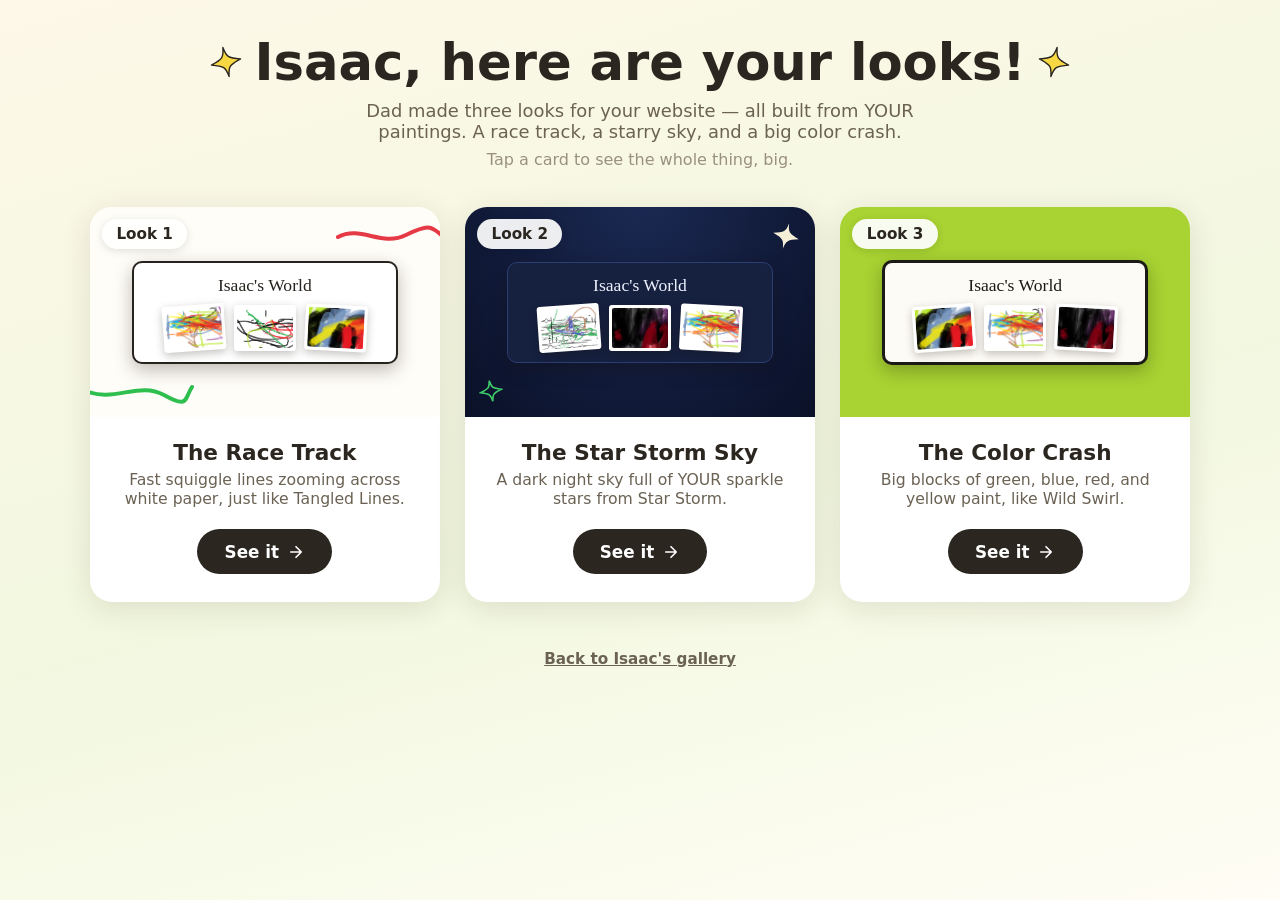
<file: design-options/index.html>
<!DOCTYPE html>
<html lang="en">
<head>
<meta charset="UTF-8">
<meta name="viewport" content="width=device-width, initial-scale=1.0">
<title>Pick a Look for Isaac's Site</title>
<style>
    *, *::before, *::after { margin:0; padding:0; box-sizing:border-box; }
    body {
        font-family: 'Segoe UI', system-ui, sans-serif;
        background: linear-gradient(165deg, #fdf8e8 0%, #f2f8e0 55%, #fffdf5 100%);
        color: #2b2620;
        min-height: 100vh;
        padding: 2rem 1.2rem 4rem;
    }
    .marker { font-family: 'Segoe Print', 'Comic Sans MS', 'Chalkboard SE', cursive; font-weight: normal; }
    .wrap { max-width: 1100px; margin: 0 auto; text-align: center; }
    h1 {
        font-size: clamp(2rem, 6vw, 3.2rem);
        margin-bottom: .5rem;
        display: inline-flex; align-items: center; gap: .7rem;
    }
    h1 svg { flex: none; }
    .sub { font-size: 1.12rem; color: #6b6254; margin-bottom: .5rem; max-width: 620px; margin-left:auto; margin-right:auto; }
    .hint { font-size: 1rem; color: #9a9080; margin-bottom: 2.4rem; }
    .options { display: grid; grid-template-columns: repeat(3, 1fr); gap: 1.6rem; }
    @media (max-width: 820px) { .options { grid-template-columns: 1fr; } }
    a.option {
        display: block;
        text-decoration: none;
        color: inherit;
        background: white;
        border-radius: 22px;
        overflow: hidden;
        box-shadow: 0 6px 30px rgba(60, 45, 15, 0.12);
        transition: box-shadow .25s ease, outline .1s;
        outline: 4px solid transparent;
    }
    a.option:hover, a.option:focus { box-shadow: 0 14px 44px rgba(60, 45, 15, 0.2); outline-color: #a8d332; }
    .preview { height: 210px; position: relative; overflow: hidden; display:flex; flex-direction:column; align-items:center; justify-content:center; gap:.6rem; }
    .badge {
        position: absolute; top: 12px; left: 12px;
        background: rgba(255,255,255,0.92);
        border-radius: 999px;
        padding: .35rem .9rem;
        font-weight: 700;
        font-size: .95rem;
        color: #2b2620;
        box-shadow: 0 2px 8px rgba(0,0,0,0.12);
        z-index: 2;
    }
    .preview svg.motif { position: absolute; }
    .mini {
        position: relative; z-index: 1;
        width: 76%;
        border-radius: 10px;
        padding: .8rem .6rem .7rem;
        background: var(--mp);
        border: var(--mb, none);
        box-shadow: 0 6px 18px rgba(20, 15, 5, 0.28);
        text-align: center;
    }
    .mini .title { font-size: 1.1rem; color: var(--mi); }
    .mini .cards { display:flex; gap:.55rem; justify-content:center; margin-top:.55rem; }
    .mini .card { width: 62px; height: 46px; background: white; padding: 3px; border-radius: 3px; box-shadow: 0 3px 8px rgba(20,15,5,0.25); }
    .mini .card:nth-child(1) { transform: rotate(-4deg); }
    .mini .card:nth-child(3) { transform: rotate(3deg); }
    .mini .card img { width:100%; height:100%; object-fit:cover; display:block; border-radius:2px; }
    .prev-1 { background: #fffdf8; --mp:#ffffff; --mi:#26221e; --mb: 2px solid #26221e; }
    .prev-2 { background: radial-gradient(ellipse at 50% -20%, #1c2a55, #0a1128); --mp:#16203f; --mi:#eef2ff; --mb: 1px solid #2c3d73; }
    .prev-3 { background: #a8d332; --mp:#fdfbf5; --mi:#1c1a17; --mb: 3px solid #1c1a17; }
    .info { padding: 1.4rem 1.4rem 1.7rem; }
    .info h2 { font-size: 1.35rem; margin-bottom: .35rem; }
    .info p { color: #6b6254; font-size: .98rem; margin-bottom: 1.1rem; min-height: 2.6em; }
    .go {
        display: inline-flex; align-items: center; gap: .5rem;
        background: #2b2620; color: white;
        border-radius: 999px; padding: .8rem 1.7rem;
        font-weight: 700; font-size: 1.05rem;
    }
    .go svg { width: 18px; height: 18px; }
    .home-link { margin-top: 3rem; font-size: .95rem; color: #9a9080; }
    .home-link a { color: #6b6254; font-weight: 600; }
</style>
</head>
<body>

<svg width="0" height="0" style="position:absolute" aria-hidden="true">
  <defs>
    <symbol id="sparkle" viewBox="0 0 24 24">
      <path d="M12 1.5 C13 8.5 14 9.5 22.5 12 C14 14.5 13 15.5 12 22.5 C11 15.5 10 14.5 1.5 12 C10 9.5 11 8.5 12 1.5 Z"
            fill="#f7d842" stroke="#2b2620" stroke-width="1" stroke-linejoin="round"/>
    </symbol>
  </defs>
</svg>

<div class="wrap">
    <h1>
        <svg width="34" height="34" style="rotate:-12deg" aria-hidden="true"><use href="#sparkle"/></svg>
        Isaac, here are your looks!
        <svg width="34" height="34" style="rotate:12deg" aria-hidden="true"><use href="#sparkle"/></svg>
    </h1>
    <p class="sub">Dad made three looks for your website &mdash; all built from YOUR paintings. A race track, a starry sky, and a big color crash.</p>
    <p class="hint">Tap a card to see the whole thing, big.</p>
    <div class="options">
        <a class="option" href="option-a.html">
            <div class="preview prev-1">
                <span class="badge">Look 1</span>
                <svg class="motif" style="top:16px; right:-6px; width:110px; height:26px" viewBox="0 0 110 26" aria-hidden="true">
                    <path d="M2 14 C 25 2, 45 24, 70 12 S 95 4, 108 14" fill="none" stroke="#e63946" stroke-width="4" stroke-linecap="round"/>
                </svg>
                <svg class="motif" style="bottom:12px; left:-6px; width:110px; height:26px" viewBox="0 0 110 26" aria-hidden="true">
                    <path d="M2 12 C 30 24, 55 2, 80 16 S 100 20, 108 8" fill="none" stroke="#2fbf4f" stroke-width="4" stroke-linecap="round"/>
                </svg>
                <div class="mini">
                    <div class="title marker">Isaac's World</div>
                    <div class="cards">
                        <div class="card"><img src="../images/painting1.png" alt=""></div>
                        <div class="card"><img src="../images/painting4.png" alt=""></div>
                        <div class="card"><img src="../images/painting2.png" alt=""></div>
                    </div>
                </div>
            </div>
            <div class="info">
                <h2>The Race Track</h2>
                <p>Fast squiggle lines zooming across white paper, just like Tangled Lines.</p>
                <span class="go">See it
                    <svg viewBox="0 0 24 24" fill="none" stroke="currentColor" stroke-width="2.2" stroke-linecap="round" stroke-linejoin="round"><path d="M5 12h14M12 5l7 7-7 7"/></svg>
                </span>
            </div>
        </a>
        <a class="option" href="option-b.html">
            <div class="preview prev-2">
                <span class="badge">Look 2</span>
                <svg class="motif" style="top:14px; right:14px; width:30px; height:30px; rotate:14deg" viewBox="0 0 24 24" aria-hidden="true">
                    <path d="M12 1.5 C13 8.5 14 9.5 22.5 12 C14 14.5 13 15.5 12 22.5 C11 15.5 10 14.5 1.5 12 C10 9.5 11 8.5 12 1.5 Z" fill="#f5efd7"/>
                </svg>
                <svg class="motif" style="bottom:14px; left:14px; width:24px; height:24px; rotate:-10deg" viewBox="0 0 24 24" aria-hidden="true">
                    <path d="M12 1.5 C13 8.5 14 9.5 22.5 12 C14 14.5 13 15.5 12 22.5 C11 15.5 10 14.5 1.5 12 C10 9.5 11 8.5 12 1.5 Z" fill="none" stroke="#3ecf6a" stroke-width="1.6"/>
                </svg>
                <div class="mini">
                    <div class="title marker">Isaac's World</div>
                    <div class="cards">
                        <div class="card"><img src="../images/painting5.png" alt=""></div>
                        <div class="card"><img src="../images/painting3.png" alt=""></div>
                        <div class="card"><img src="../images/painting1.png" alt=""></div>
                    </div>
                </div>
            </div>
            <div class="info">
                <h2>The Star Storm Sky</h2>
                <p>A dark night sky full of YOUR sparkle stars from Star Storm.</p>
                <span class="go">See it
                    <svg viewBox="0 0 24 24" fill="none" stroke="currentColor" stroke-width="2.2" stroke-linecap="round" stroke-linejoin="round"><path d="M5 12h14M12 5l7 7-7 7"/></svg>
                </span>
            </div>
        </a>
        <a class="option" href="option-c.html">
            <div class="preview prev-3">
                <span class="badge">Look 3</span>
                <div class="mini">
                    <div class="title marker">Isaac's World</div>
                    <div class="cards">
                        <div class="card"><img src="../images/painting2.png" alt=""></div>
                        <div class="card"><img src="../images/painting1.png" alt=""></div>
                        <div class="card"><img src="../images/painting3.png" alt=""></div>
                    </div>
                </div>
            </div>
            <div class="info">
                <h2>The Color Crash</h2>
                <p>Big blocks of green, blue, red, and yellow paint, like Wild Swirl.</p>
                <span class="go">See it
                    <svg viewBox="0 0 24 24" fill="none" stroke="currentColor" stroke-width="2.2" stroke-linecap="round" stroke-linejoin="round"><path d="M5 12h14M12 5l7 7-7 7"/></svg>
                </span>
            </div>
        </a>
    </div>
    <p class="home-link"><a href="../">Back to Isaac's gallery</a></p>
</div>
</body>
</html>
</file>
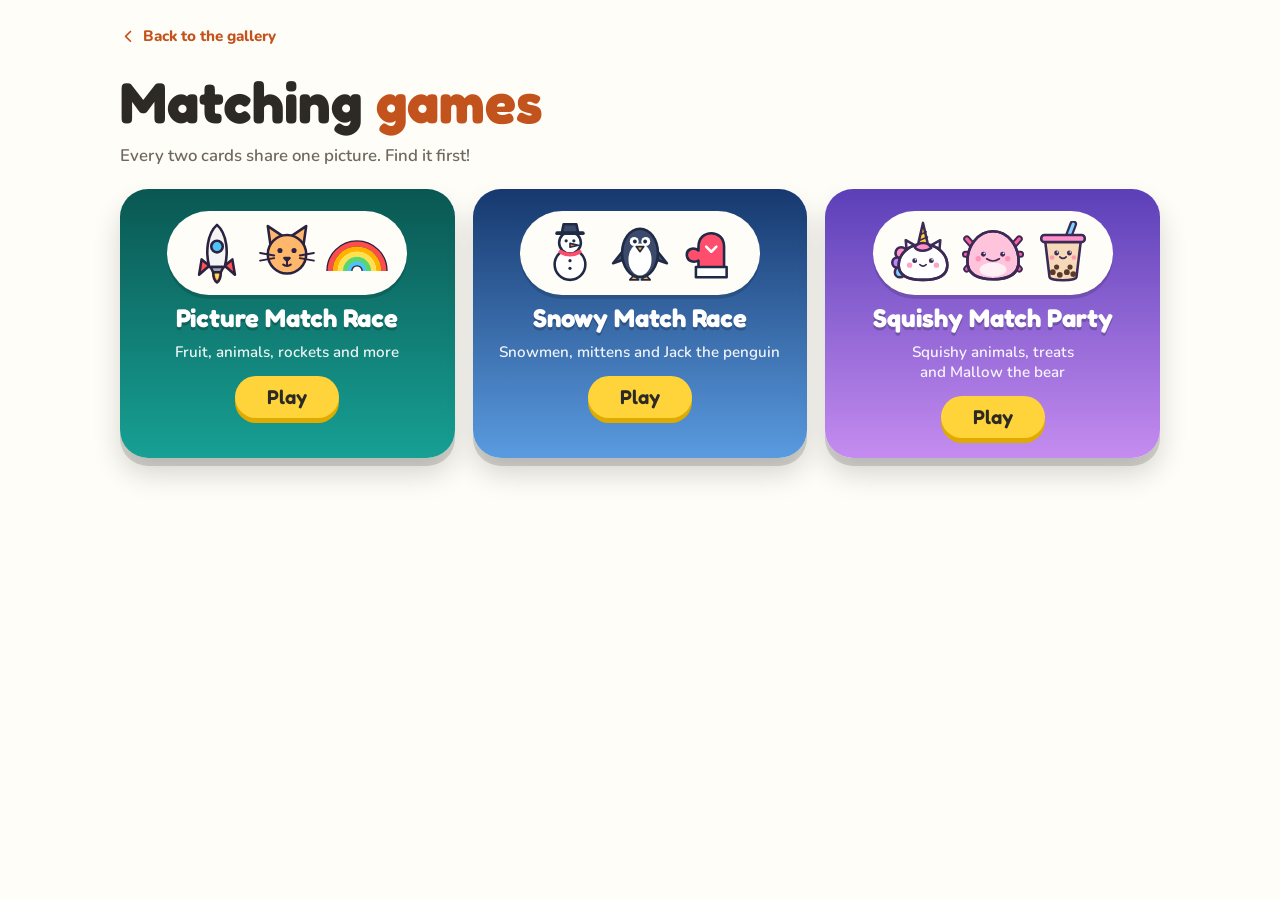
<file: games/index.html>
<!doctype html>
<html lang="en">
<head>
<meta charset="utf-8">
<meta name="viewport" content="width=device-width,initial-scale=1,viewport-fit=cover">
<title>Games</title>
<style>
@font-face{font-family:'Fredoka';font-style:normal;font-weight:500 700;font-display:swap;src:url(fonts/fredoka.woff2) format('woff2')}
@font-face{font-family:'Nunito';font-style:normal;font-weight:600 800;font-display:swap;src:url(fonts/nunito.woff2) format('woff2')}
:root{--bg:#fffdf7;--ink:#2d2a26;--soft:#6f685f;--accent:#ff8a50;--accent-ink:#c2531d;color-scheme:light}
*{box-sizing:border-box}
body{margin:0;background:var(--bg);color:var(--ink);font-family:'Nunito','Segoe UI',system-ui,sans-serif;font-weight:600;
  padding:max(20px,env(safe-area-inset-top,0px)) max(16px,env(safe-area-inset-right,0px)) 40px max(16px,env(safe-area-inset-left,0px))}
main{max-width:1040px;margin:0 auto;display:flex;flex-direction:column;gap:22px}
.back{align-self:flex-start;color:var(--accent-ink);text-decoration:none;font-weight:800;font-size:.95rem;display:inline-flex;align-items:center;gap:.4em;padding:.4em 0}
.back svg{width:1.1em;height:1.1em;fill:none;stroke:currentColor;stroke-width:2.4;stroke-linecap:round;stroke-linejoin:round}
h1{font-family:'Fredoka','Arial Rounded MT Bold',system-ui,sans-serif;font-weight:700;font-size:clamp(2.2rem,7vw,3.6rem);line-height:1;margin:0}
h1 i{font-style:normal;color:var(--accent-ink)}
.lead{margin:-10px 0 0;color:var(--soft);font-size:1.05rem}
.games{display:grid;grid-template-columns:repeat(auto-fit,minmax(min(260px,100%),1fr));gap:18px}
.game{display:flex;flex-direction:column;align-items:center;gap:10px;text-align:center;text-decoration:none;color:#fff;border-radius:28px;padding:22px 18px 20px;
  background:linear-gradient(180deg,var(--b),var(--a));box-shadow:0 8px 0 rgba(0,0,0,.14),0 16px 28px rgba(0,0,0,.16);transition:transform .12s}
.game:hover,.game:focus-visible{transform:translateY(-4px)}
.game:focus-visible,.back:focus-visible{outline:4px solid var(--accent);outline-offset:3px}
.pics{display:flex;justify-content:center;gap:6px;background:#fffdf8;border-radius:999px;padding:10px 18px;box-shadow:0 4px 0 rgba(0,0,0,.14)}
.pics svg{width:clamp(48px,13vw,64px);height:clamp(48px,13vw,64px)}
.name{font-family:'Fredoka','Arial Rounded MT Bold',system-ui,sans-serif;font-weight:700;font-size:1.6rem;line-height:1.05;text-shadow:0 3px 0 rgba(0,0,0,.2)}
.blurb{font-size:.95rem;opacity:.92;text-wrap:balance}
.play{margin-top:4px;font-family:'Fredoka','Arial Rounded MT Bold',system-ui,sans-serif;font-weight:600;font-size:1.25rem;background:#ffd43b;color:#2d2a26;border-radius:999px;padding:.45em 1.6em;box-shadow:0 5px 0 #e0ab00}
@media (prefers-reduced-motion:reduce){.game{transition:none}}
</style>
</head>
<body>
<main>
  <a class="back" href="../"><svg viewBox="0 0 24 24" aria-hidden="true"><path d="M15 5l-7 7 7 7"/></svg>Back to the gallery</a>
  <h1>Matching <i>games</i></h1>
  <p class="lead">Every two cards share one picture. Find it first!</p>
  <div class="games">
    <a class="game" href="picture-match/" style="--a:#17a094;--b:#0a5752">
      <span class="pics"><svg viewBox="0 0 100 100" aria-hidden="true"><g stroke="#2b2140" stroke-width="4" stroke-linejoin="round" stroke-linecap="round"><path d="M38 70l-16 14 4-24ZM62 70l16 14-4-24Z" fill="#ff5252"/><path d="M44 80c0 10 3 14 6 16 3-2 6-6 6-16Z" fill="#ff9f43"/><path d="M47 80c0 6 1 9 3 11 2-2 3-5 3-11Z" fill="#ffe14d" stroke="none"/><path d="M50 6c16 14 18 44 12 66H38C32 50 34 20 50 6Z" fill="#f4f4f4"/><circle cx="50" cy="40" r="9" fill="#4fc3f7"/><path d="M40 72h20l-4 8H44Z" fill="#9aa5b1"/></g></svg><svg viewBox="0 0 100 100" aria-hidden="true"><g stroke="#2b2140" stroke-width="4" stroke-linejoin="round" stroke-linecap="round"><path d="M24 36 20 8l24 16ZM76 36l4-28-24 16Z" fill="#ffb86b"/><circle cx="50" cy="52" r="30" fill="#ffb86b"/><g fill="#2b2140" stroke="none"><circle cx="39" cy="46" r="4"/><circle cx="61" cy="46" r="4"/></g><path d="M46 58l4 4 4-4Z" fill="#ff8fc8"/><path d="M50 62v6M44 68c3 3 9 3 12 0" fill="none" stroke-width="3"/><path d="M8 50l22 4M8 62l22-4M92 50l-22 4M92 62l-22-4" fill="none" stroke-width="3"/></g></svg><svg viewBox="0 0 100 100" aria-hidden="true"><g stroke="#2b2140" stroke-width="4" stroke-linejoin="round" stroke-linecap="round"><g fill="none" stroke-linecap="butt"><path d="M8 78A42 42 0 0 1 92 78" stroke-width="12"/><path d="M40 78A10 10 0 0 1 60 78" stroke-width="6"/><path d="M8 78A42 42 0 0 1 92 78" stroke="#ff4d4d" stroke-width="8"/><path d="M16 78A34 34 0 0 1 84 78" stroke="#ffb300" stroke-width="8"/><path d="M24 78A26 26 0 0 1 76 78" stroke="#ffe14d" stroke-width="8"/><path d="M32 78A18 18 0 0 1 68 78" stroke="#5ad66b" stroke-width="8"/><path d="M38 78A12 12 0 0 1 62 78" stroke="#4fc3f7" stroke-width="6"/></g></g></svg></span>
      <span class="name">Picture Match Race</span>
      <span class="blurb">Fruit, animals, rockets and more</span>
      <span class="play">Play</span>
    </a>
    <a class="game" href="snowy/" style="--a:#5a9be0;--b:#16386e">
      <span class="pics"><svg viewBox="0 0 100 100" aria-hidden="true"><g stroke="#1f2a44" stroke-width="4" stroke-linejoin="round" stroke-linecap="round"><circle cx="50" cy="68" r="24" fill="#fff"/><circle cx="50" cy="34" r="17" fill="#fff"/><path d="M37 19h26l-3-14H40Z" fill="#3b4a6b"/><path d="M30 19h40" fill="none" stroke-width="6"/><g fill="#1f2a44" stroke="none"><circle cx="44" cy="31" r="2.5"/><circle cx="56" cy="31" r="2.5"/><circle cx="50" cy="62" r="2.5"/><circle cx="50" cy="74" r="2.5"/></g><path d="M50 35l13 3-13 3Z" fill="#ff8a2a" stroke-width="2.5"/><path d="M35 48c9 6 21 6 30 0" fill="none" stroke="#ff4d6d" stroke-width="6"/></g></svg><svg viewBox="0 0 100 100" aria-hidden="true"><g stroke="#1f2a44" stroke-width="4" stroke-linejoin="round" stroke-linecap="round"><path d="M24 46L8 66l18-6ZM76 46l16 20-18-6Z" fill="#3b4a6b"/><path d="M34 92h14l-7-8ZM52 92h14l-7-8Z" fill="#ff9f43" stroke-width="2.5"/><ellipse cx="50" cy="50" rx="28" ry="38" fill="#3b4a6b"/><ellipse cx="50" cy="60" rx="18" ry="25" fill="#fff" stroke="none"/><g fill="#fff" stroke="none"><circle cx="41" cy="32" r="7"/><circle cx="59" cy="32" r="7"/></g><g fill="#1f2a44" stroke="none"><circle cx="42" cy="32" r="3"/><circle cx="58" cy="32" r="3"/></g><path d="M44 40h12l-6 8Z" fill="#ff9f43" stroke-width="2.5"/></g></svg><svg viewBox="0 0 100 100" aria-hidden="true"><g stroke="#1f2a44" stroke-width="4" stroke-linejoin="round" stroke-linecap="round"><path d="M32 46c-8-6-20-2-18 9 2 9 11 10 18 7v12h40V40c0-28-40-28-40 0Z" fill="#ff4d6d"/><path d="M28 72h48v16H28Z" fill="#fff"/><path d="M44 40l8 8 8-8" fill="none" stroke="#fff" stroke-width="4"/></g></svg></span>
      <span class="name">Snowy Match Race</span>
      <span class="blurb">Snowmen, mittens and Jack the penguin</span>
      <span class="play">Play</span>
    </a>
    <a class="game" href="squishy/" style="--a:#c58cf0;--b:#5b3fb8">
      <span class="pics"><svg viewBox="0 0 100 100" aria-hidden="true"><g stroke="#3a2a55" stroke-width="4" stroke-linejoin="round" stroke-linecap="round"><path d="M50 3l8 35H42Z" fill="#ffd43b"/><path d="M46 21l9-4M45 30l12-5" fill="none" stroke-width="2.5"/><circle cx="16" cy="50" r="9" fill="#ff8fc8"/><circle cx="10" cy="65" r="8" fill="#c084fc"/><circle cx="14" cy="80" r="8" fill="#7fd3ff"/><path d="M25 52l-2-22 18 10Z" fill="#fff"/><g transform="matrix(-1 0 0 1 100 0)"><path d="M25 52l-2-22 18 10Z" fill="#fff"/></g><path d="M50 36C72 36 88 52 88 69C88 86 72 92 50 92S12 86 12 69C12 52 28 36 50 36Z" fill="#fff"/><path d="M50 36C72 36 88 52 88 69C88 86 72 92 50 92S12 86 12 69C12 52 28 36 50 36Z" fill="none"/><g stroke="none"><g fill="#3a2a55"><circle cx="37" cy="62" r="3.8"/><circle cx="63" cy="62" r="3.8"/></g><g fill="#fff"><circle cx="38.3" cy="60.6" r="1.2666666666666666"/><circle cx="64.3" cy="60.6" r="1.2666666666666666"/></g></g><g fill="#ff7fab" stroke="none" opacity=".7"><circle cx="29" cy="69" r="4.2"/><circle cx="71" cy="69" r="4.2"/></g><path d="M45 68q5 5 10 0" fill="none" stroke-width="2.5"/><path d="M37 41c6-9 21-9 26 1-7 6-21 6-26-1Z" fill="#ff8fc8"/></g></svg><svg viewBox="0 0 100 100" aria-hidden="true"><g stroke="#3a2a55" stroke-width="4" stroke-linejoin="round" stroke-linecap="round"><g fill="none"><path d="M18 38L9 28M14 52H7M17 66L9 75" stroke-width="11"/><path d="M18 38L9 28M14 52H7M17 66L9 75" stroke="#ff5c9d" stroke-width="5"/></g><g transform="matrix(-1 0 0 1 100 0)"><g fill="none"><path d="M18 38L9 28M14 52H7M17 66L9 75" stroke-width="11"/><path d="M18 38L9 28M14 52H7M17 66L9 75" stroke="#ff5c9d" stroke-width="5"/></g></g><path d="M50 16C74 16 90 40 90 63C90 83 74 91 50 91S10 83 10 63C10 40 26 16 50 16Z" fill="#ffc4dc"/><ellipse cx="50" cy="76" rx="21" ry="11" fill="#fff0f6" stroke="none"/><path d="M50 16C74 16 90 40 90 63C90 83 74 91 50 91S10 83 10 63C10 40 26 16 50 16Z" fill="none"/><g stroke="none"><g fill="#3a2a55"><circle cx="35" cy="52" r="3.8"/><circle cx="65" cy="52" r="3.8"/></g><g fill="#fff"><circle cx="36.3" cy="50.6" r="1.2666666666666666"/><circle cx="66.3" cy="50.6" r="1.2666666666666666"/></g></g><g fill="#ff7fab" stroke="none" opacity=".7"><circle cx="27" cy="59" r="4.2"/><circle cx="73" cy="59" r="4.2"/></g><path d="M40 59q10 7 20 0" fill="none" stroke-width="2.5"/></g></svg><svg viewBox="0 0 100 100" aria-hidden="true"><g stroke="#3a2a55" stroke-width="4" stroke-linejoin="round" stroke-linecap="round"><g fill="none"><path d="M58 26L66 5" stroke-width="12"/><path d="M58 26L66 5" stroke="#7fd3ff" stroke-width="5"/></g><path d="M22 30h56l-7 58c-1 6-41 6-42 0Z" fill="#f6d9b8"/><rect x="16" y="22" width="68" height="11" rx="5" fill="#ff8fc8"/><g fill="#5a3a2a" stroke="none"><circle cx="34" cy="80" r="4.5"/><circle cx="45" cy="84" r="4.5"/><circle cx="56" cy="80" r="4.5"/><circle cx="66" cy="83" r="4.5"/><circle cx="40" cy="72" r="4"/><circle cx="61" cy="72" r="4"/></g><g stroke="none"><g fill="#3a2a55"><circle cx="40" cy="50" r="3.8"/><circle cx="60" cy="50" r="3.8"/></g><g fill="#fff"><circle cx="41.3" cy="48.6" r="1.2666666666666666"/><circle cx="61.3" cy="48.6" r="1.2666666666666666"/></g></g><g fill="#ff7fab" stroke="none" opacity=".7"><circle cx="33" cy="57" r="3.6"/><circle cx="67" cy="57" r="3.6"/></g><path d="M45 56q5 5 10 0" fill="none" stroke-width="2.5"/></g></svg></span>
      <span class="name">Squishy Match Party</span>
      <span class="blurb">Squishy animals, treats and Mallow the bear</span>
      <span class="play">Play</span>
    </a>
  </div>
</main>
</body>
</html>
</file>
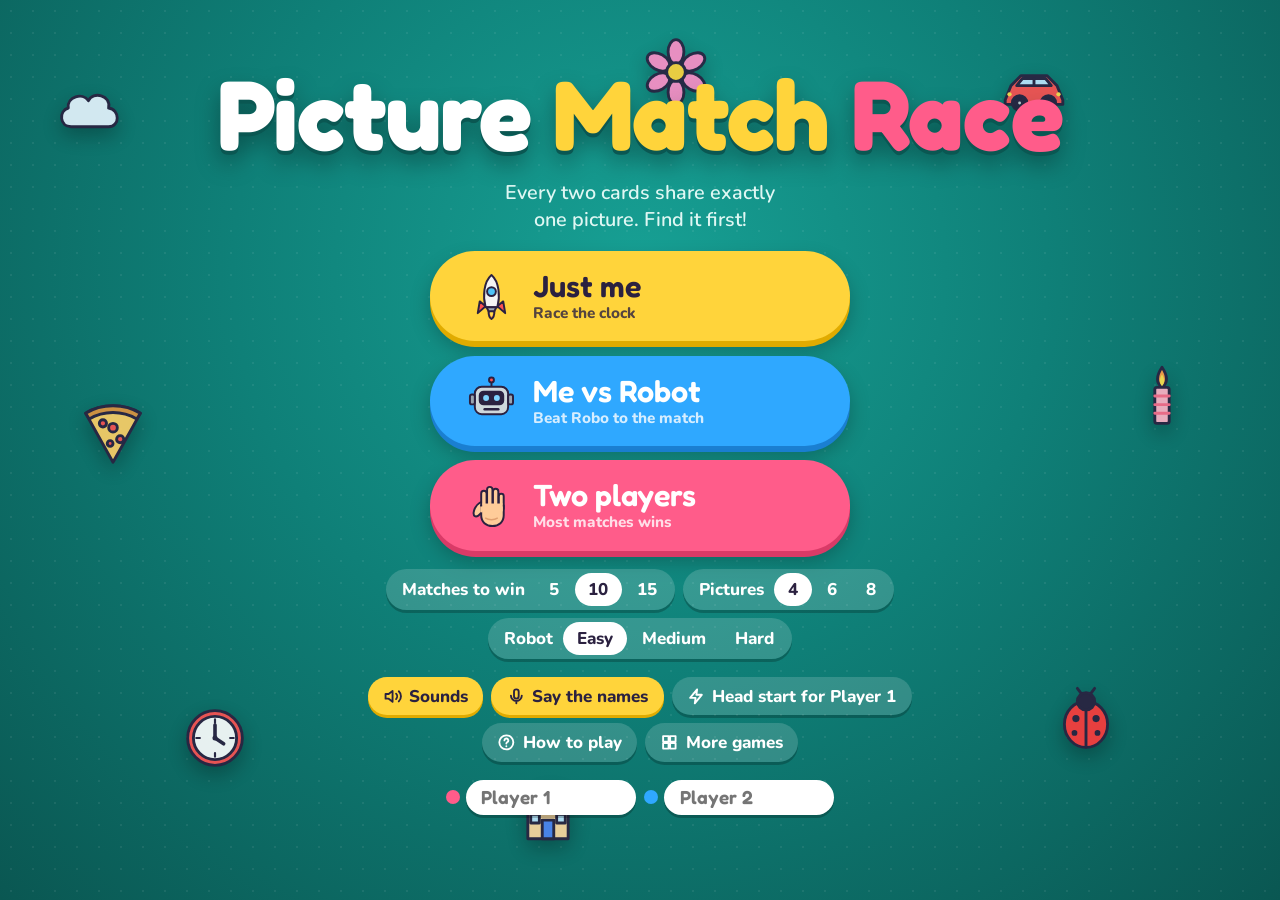
<file: games/picture-match/index.html>
<!doctype html>
<html lang="en">
<head>
<meta charset="utf-8">
<meta name="viewport" content="width=device-width,initial-scale=1,viewport-fit=cover">
<title>Picture Match Race</title>
<style>:root{box-sizing:border-box;padding-top:env(safe-area-inset-top,0px);padding-bottom:env(safe-area-inset-bottom,0px)}[hidden]{display:none!important}body{margin:0}
@font-face{font-family:'Fredoka';font-style:normal;font-weight:500 700;font-display:swap;src:url(../fonts/fredoka.woff2) format('woff2')}
@font-face{font-family:'Nunito';font-style:normal;font-weight:600 800;font-display:swap;src:url(../fonts/nunito.woff2) format('woff2')}</style>
<script>window.MATCH_DEFAULTS={n:3};</script>
</head>
<body>
<style>
/* Layout: a one-screen game table. White round cards on deep teal felt; in two-player mode the top half is turned
   around so the second player sits across the table. Single committed look (bright arcade), so no dark variant. */
:root{
  --felt:#0f8078; --felt-hi:#17a094; --felt-lo:#0a5752;
  --ink:#2b2140; --ink-soft:#5a4f74; --paper:#fffdf8; --paper-edge:#e6dfd2;
  --p1:#ff5c8a; --p1-deep:#d93a67; --p2:#2fa8ff; --p2-deep:#1a7fd1;
  --lemon:#ffd43b; --lemon-deep:#e0ab00; --mint:#5ad66b; --mint-deep:#2f9e4f; --coral:#ff6b6b;
  --display:'Fredoka','Baloo 2','Arial Rounded MT Bold','Segoe UI',system-ui,sans-serif;
  --body:'Nunito','Segoe UI',system-ui,sans-serif;
  --gutter-l:max(16px, env(safe-area-inset-left, 0px));
  --gutter-r:max(16px, env(safe-area-inset-right, 0px));
  color-scheme:light;
}
html,body{height:100%}
body{
  margin:0;background:var(--felt) radial-gradient(ellipse at 50% 30%, var(--felt-hi) 0%, var(--felt) 45%, var(--felt-lo) 100%);
  color:var(--ink);font-family:var(--body);font-weight:600;
  -webkit-user-select:none;user-select:none;-webkit-tap-highlight-color:transparent;touch-action:manipulation;
  overflow:hidden;
}
body::after{content:"";position:fixed;inset:0;pointer-events:none;
  background-image:radial-gradient(rgba(255,255,255,.07) 1.2px, transparent 1.3px);background-size:22px 22px;}
*{box-sizing:border-box}
button{font-family:inherit;font-weight:inherit;color:inherit;border:0;background:none;padding:0;cursor:pointer}
button:focus-visible,input:focus-visible{outline:4px solid var(--lemon);outline-offset:3px}
#app{position:relative;height:100%;display:flex;flex-direction:column;padding-left:var(--gutter-l);padding-right:var(--gutter-r);padding-block:0;z-index:1}
.screen{position:absolute;inset:0;display:flex;flex-direction:column;padding-left:var(--gutter-l);padding-right:var(--gutter-r);padding-block:0}

/* ---------- Buttons ---------- */
.btn{display:inline-flex;align-items:center;justify-content:center;gap:.55em;font-family:var(--display);font-weight:600;
  border-radius:999px;padding:.6em 1.4em;font-size:clamp(18px,2.6vh,26px);line-height:1;background:var(--lemon);color:var(--ink);
  box-shadow:0 6px 0 var(--lemon-deep),0 10px 20px rgba(0,0,0,.25);transition:transform .08s,box-shadow .08s;white-space:nowrap}
.btn:active,.btn.pressed{transform:translateY(5px);box-shadow:0 1px 0 var(--lemon-deep),0 4px 10px rgba(0,0,0,.25)}
.btn.pink{background:var(--p1);color:#fff;box-shadow:0 6px 0 var(--p1-deep),0 10px 20px rgba(0,0,0,.25)}
.btn.pink:active{box-shadow:0 1px 0 var(--p1-deep),0 4px 10px rgba(0,0,0,.25)}
.btn.blue{background:var(--p2);color:#fff;box-shadow:0 6px 0 var(--p2-deep),0 10px 20px rgba(0,0,0,.25)}
.btn.blue:active{box-shadow:0 1px 0 var(--p2-deep),0 4px 10px rgba(0,0,0,.25)}
.btn.mint{background:var(--mint);color:var(--ink);box-shadow:0 6px 0 var(--mint-deep),0 10px 20px rgba(0,0,0,.25)}
.btn.mint:active{box-shadow:0 1px 0 var(--mint-deep),0 4px 10px rgba(0,0,0,.25)}
.btn.ghost{background:rgba(255,255,255,.16);color:#fff;box-shadow:0 4px 0 rgba(0,0,0,.25);font-size:clamp(15px,2vh,19px);padding:.5em 1em}
.btn.ghost:active{box-shadow:0 1px 0 rgba(0,0,0,.25)}
.btn .ic{width:1.1em;height:1.1em;stroke:currentColor;fill:none;stroke-width:2.2;stroke-linecap:round;stroke-linejoin:round}
.btn.big{font-size:clamp(22px,3.4vh,34px);padding:.65em 1.2em;width:min(420px,100%);justify-content:flex-start}
.btn.big .mode-ic{width:1.6em;height:1.6em;flex:none}
.btn.big .txt{display:flex;flex-direction:column;align-items:flex-start;gap:.15em}
.btn.big small{font-family:var(--body);font-weight:800;font-size:.5em;opacity:.8}
.iconbtn{width:clamp(40px,6vh,52px);height:clamp(40px,6vh,52px);border-radius:50%;background:rgba(255,255,255,.18);color:#fff;display:inline-flex;align-items:center;justify-content:center;box-shadow:0 3px 0 rgba(0,0,0,.25)}
.iconbtn:active{transform:translateY(2px);box-shadow:0 1px 0 rgba(0,0,0,.25)}
.iconbtn .ic{width:55%;height:55%;stroke:currentColor;fill:none;stroke-width:2.2;stroke-linecap:round;stroke-linejoin:round}
.iconbtn.off{opacity:.55}

/* ---------- Home ---------- */
#home{align-items:center;justify-content:safe center;gap:clamp(10px,2vh,22px);text-align:center;overflow:hidden auto;padding-block:10px}
.float{position:absolute;width:clamp(44px,8vh,90px);height:clamp(44px,8vh,90px);opacity:.9;filter:drop-shadow(0 8px 10px rgba(0,0,0,.3));animation:bob 6s ease-in-out infinite;pointer-events:none}
@keyframes bob{0%,100%{transform:translateY(0) rotate(var(--r))}50%{transform:translateY(-18px) rotate(calc(var(--r) + 12deg))}}
.logo{position:relative;font-family:var(--display);font-weight:700;color:#fff;font-size:clamp(46px,11vh,112px);line-height:.95;letter-spacing:-.01em;
  text-shadow:0 4px 0 var(--felt-lo),0 12px 24px rgba(0,0,0,.35);margin:0}
.logo span{display:inline-block;animation:wiggle 2.6s ease-in-out infinite}
.logo span:nth-child(2){animation-delay:.2s;color:var(--lemon)}
.logo span:nth-child(3){animation-delay:.4s;color:var(--p1)}
@keyframes wiggle{0%,100%{transform:rotate(-3deg)}50%{transform:rotate(3deg) translateY(-4px)}}
.tag{position:relative;margin:0;color:#dff7f3;font-size:clamp(15px,2.2vh,22px);max-width:34ch;text-wrap:balance}
.modes{display:flex;flex-direction:column;gap:clamp(8px,1.6vh,16px);width:min(420px,100%);align-items:stretch;position:relative}
.modes .btn.big{width:100%}
.settings{display:flex;flex-wrap:wrap;gap:8px;justify-content:center;max-width:min(560px,100%);position:relative}
.chip{display:inline-flex;align-items:center;gap:.4em;background:rgba(255,255,255,.16);color:#fff;border-radius:999px;padding:.45em .9em;font-size:clamp(13px,1.9vh,17px);font-weight:800;box-shadow:0 3px 0 rgba(0,0,0,.22)}
.chip:active{transform:translateY(2px);box-shadow:0 1px 0 rgba(0,0,0,.22)}
.chip.on{background:var(--lemon);color:var(--ink);box-shadow:0 3px 0 var(--lemon-deep)}
.chip .ic{width:1.1em;height:1.1em;stroke:currentColor;fill:none;stroke-width:2.4;stroke-linecap:round;stroke-linejoin:round}
.seg{display:inline-flex;background:rgba(255,255,255,.16);border-radius:999px;padding:4px;gap:2px;box-shadow:0 3px 0 rgba(0,0,0,.22)}
.seg .lbl{color:#fff;font-size:clamp(13px,1.9vh,17px);font-weight:800;padding:.3em .5em .3em .7em;align-self:center}
.seg button{color:#fff;font-weight:800;font-size:clamp(13px,1.9vh,17px);padding:.3em .8em;border-radius:999px}
.seg button.on{background:#fff;color:var(--ink)}
.names{display:flex;gap:8px;flex-wrap:wrap;justify-content:center;position:relative}
.names label{display:flex;align-items:center;gap:6px;color:#fff;font-size:clamp(13px,1.9vh,16px);font-weight:800}
.names input{font-family:var(--display);font-weight:600;font-size:clamp(15px,2.1vh,19px);width:9em;border-radius:999px;border:0;padding:.35em .8em;color:var(--ink);background:#fff;box-shadow:0 3px 0 rgba(0,0,0,.22)}
.names .dot{width:.9em;height:.9em;border-radius:50%;display:inline-block}
.best{color:var(--lemon);font-size:clamp(13px,1.9vh,17px);margin:0;position:relative}
@media (max-width:480px){#home{gap:8px}.btn.big{font-size:22px;padding:.5em 1em}.modes{gap:8px}}

/* ---------- Play ---------- */
#play{gap:0}
.zone{flex:1 1 0;display:flex;align-items:center;justify-content:center;min-height:0;position:relative}
.zone-inner{display:flex;flex-direction:column;align-items:center;gap:clamp(4px,1vh,10px);width:100%;height:100%;justify-content:center;padding-block:4px}
.zone.flip{transform:rotate(180deg)}
.zone-mid{flex:1.08 1 0}
.hud{display:flex;align-items:center;gap:10px;color:#fff;font-family:var(--display);font-size:clamp(16px,2.6vh,24px);width:min(100%,520px);justify-content:center}
.hud .pname{display:flex;align-items:center;gap:.4em;background:rgba(0,0,0,.22);border-radius:999px;padding:.25em .9em .25em .4em}
.hud .pname .av{width:1.5em;height:1.5em;border-radius:50%;background:var(--pc);display:inline-flex;align-items:center;justify-content:center;flex:none}
.hud .pname .av svg{width:70%;height:70%}
.hud .score{font-weight:700;font-size:1.5em;min-width:1.5em;text-align:center;background:var(--pc);color:#fff;border-radius:.6em;padding:.05em .35em;box-shadow:0 4px 0 rgba(0,0,0,.25);font-variant-numeric:tabular-nums;transition:transform .2s}
.hud .score.bump{transform:scale(1.25)}
.hud .scorecards{display:flex;gap:2px}
.hud .scorecards i{width:.55em;height:.8em;border-radius:3px;background:#fff;opacity:.9;box-shadow:0 1px 0 rgba(0,0,0,.3)}
.zone-mid{gap:clamp(10px,3vw,34px)}
.side{display:flex;flex-direction:column;align-items:center;gap:10px;width:clamp(56px,11vw,96px);flex:none}
.timer{font-family:var(--display);font-weight:600;color:#fff;font-size:clamp(15px,2.3vh,22px);background:rgba(0,0,0,.22);border-radius:999px;padding:.25em .7em;font-variant-numeric:tabular-nums;min-width:3.6em;text-align:center}
.card-wrap{position:relative;width:var(--card);height:var(--card);flex:none;filter:drop-shadow(0 10px 16px rgba(0,0,0,.38))}
.card{width:100%;height:100%;display:block;overflow:visible}
.card .sym{cursor:pointer}
.card .sym-inner{transform-box:fill-box;transform-origin:center}
.card .sym.ok .sym-inner{animation:pop .7s cubic-bezier(.34,1.56,.64,1)}
.card .sym.ok .ring{animation:ring .7s ease-out forwards}
.card .ring{opacity:0;fill:none;stroke:var(--lemon);stroke-width:7}
.card .sym.bad .sym-inner{animation:wig .4s ease-in-out}
@keyframes pop{0%{transform:scale(1)}40%{transform:scale(1.35)}100%{transform:scale(1.12)}}
@keyframes ring{0%{opacity:1;r:52}100%{opacity:0;r:80}}
@keyframes wig{0%,100%{transform:rotate(0)}25%{transform:rotate(-14deg)}75%{transform:rotate(14deg)}}
.card-wrap.shake{animation:shake .4s}
@keyframes shake{0%,100%{transform:translateX(0)}20%{transform:translateX(-10px)}40%{transform:translateX(10px)}60%{transform:translateX(-7px)}80%{transform:translateX(7px)}}
.card-wrap.drop{animation:drop .55s cubic-bezier(.34,1.56,.64,1)}
@keyframes drop{0%{transform:scale(.4) rotate(-25deg);opacity:0}100%{transform:scale(1) rotate(0);opacity:var(--op,1)}}
.card-wrap.fly-down{animation:flyd .45s ease-in forwards}
.card-wrap.fly-up{animation:flyu .45s ease-in forwards}
@keyframes flyd{to{transform:translateY(60vh) scale(.5) rotate(20deg);opacity:0}}
@keyframes flyu{to{transform:translateY(-60vh) scale(.5) rotate(-20deg);opacity:0}}
.pile{position:relative;width:var(--card);height:var(--card)}
.pile::before,.pile::after{content:"";position:absolute;inset:0;border-radius:50%;background:var(--paper);border:2px solid var(--paper-edge);box-shadow:0 4px 8px rgba(0,0,0,.25)}
.pile::before{transform:rotate(-6deg) translate(-5px,4px)}
.pile::after{transform:rotate(5deg) translate(5px,3px)}
.pile .card-wrap{position:absolute;inset:0;z-index:1}
.pile.empty::before,.pile.empty::after{display:none}
.freeze{position:absolute;inset:0;border-radius:50%;background:rgba(43,33,64,.55);display:flex;align-items:center;justify-content:center;color:#fff;font-family:var(--display);font-size:clamp(20px,4vh,40px);font-weight:700;opacity:0;pointer-events:none;transition:opacity .15s}
.freeze.on{opacity:1;pointer-events:auto}
.veil{position:absolute;inset:0;border-radius:50%;background:var(--paper);display:flex;align-items:center;justify-content:center;color:var(--ink-soft);font-family:var(--display);font-size:clamp(18px,3.4vh,34px);font-weight:600;opacity:0;pointer-events:none;transition:opacity .2s}
.veil.on{opacity:1;pointer-events:auto}
.callout{position:absolute;left:50%;top:50%;transform:translate(-50%,-50%);font-family:var(--display);font-weight:700;font-size:clamp(28px,6vh,64px);color:#fff;
  text-shadow:0 3px 0 var(--pc-deep,#000),0 8px 18px rgba(0,0,0,.4);pointer-events:none;opacity:0;letter-spacing:.02em;white-space:nowrap;z-index:5}
.callout.show{animation:callout 1.1s ease-out forwards}
@keyframes callout{0%{opacity:0;transform:translate(-50%,-50%) scale(.5)}20%{opacity:1;transform:translate(-50%,-50%) scale(1.15)}75%{opacity:1;transform:translate(-50%,-60%) scale(1)}100%{opacity:0;transform:translate(-50%,-80%) scale(.95)}}
.thinking{display:inline-flex;gap:4px;margin-left:.4em}
.thinking i{width:.35em;height:.35em;border-radius:50%;background:#fff;animation:blink 1.2s infinite}
.thinking i:nth-child(2){animation-delay:.2s}.thinking i:nth-child(3){animation-delay:.4s}
@keyframes blink{0%,80%,100%{opacity:.25}40%{opacity:1}}
.countdown{position:absolute;inset:0;display:flex;align-items:center;justify-content:center;font-family:var(--display);font-weight:700;color:#fff;font-size:clamp(90px,24vh,220px);text-shadow:0 6px 0 var(--felt-lo),0 16px 30px rgba(0,0,0,.4);pointer-events:none;z-index:6}
.countdown span{animation:count .9s ease-out}
@keyframes count{0%{transform:scale(2.2);opacity:0}30%{transform:scale(1);opacity:1}100%{transform:scale(.8);opacity:0}}

/* sizes */
#play{--card:min(80vw, 36vh)}
#play.duel,#play.robot{--card:min(44vw, 26vh)}
@media (orientation:landscape){
  #play.solo{flex-direction:row;--card:min(34vw, 66vh)}
  #play.solo .zone-bot .zone-inner{flex-direction:column-reverse}
  #play.duel,#play.robot{--card:min(30vw, 26vh)}
}
#play.solo .zone-top{display:none}
#play.solo .zone-mid{flex:1.25 1 0}

/* ---------- Result ---------- */
#result{align-items:center;justify-content:center;gap:clamp(8px,1.8vh,18px);text-align:center}
.trophy{width:clamp(90px,18vh,170px);height:clamp(90px,18vh,170px);filter:drop-shadow(0 10px 16px rgba(0,0,0,.35));animation:drop .7s cubic-bezier(.34,1.56,.64,1)}
.result-h{font-family:var(--display);font-weight:700;color:#fff;font-size:clamp(36px,8vh,80px);margin:0;line-height:1;text-shadow:0 4px 0 var(--felt-lo),0 12px 24px rgba(0,0,0,.35);text-wrap:balance}
.result-sub{color:#dff7f3;font-size:clamp(17px,2.6vh,26px);margin:0;max-width:30ch;text-wrap:balance}
.stars{display:flex;gap:6px}
.stars svg{width:clamp(44px,8vh,72px);height:clamp(44px,8vh,72px);filter:drop-shadow(0 6px 8px rgba(0,0,0,.3));animation:drop .6s cubic-bezier(.34,1.56,.64,1) both}
.stars svg:nth-child(2){animation-delay:.2s}.stars svg:nth-child(3){animation-delay:.4s}
.stars svg.dim{--op:.25;opacity:.25;filter:none}
.newbest{background:var(--lemon);color:var(--ink);font-family:var(--display);font-weight:700;border-radius:999px;padding:.3em 1em;font-size:clamp(16px,2.4vh,22px);box-shadow:0 4px 0 var(--lemon-deep)}
.row{display:flex;gap:12px;flex-wrap:wrap;justify-content:center}
.final{display:flex;gap:clamp(12px,3vw,32px);align-items:center;font-family:var(--display);color:#fff;font-size:clamp(20px,3.6vh,36px)}
.final .fs{display:flex;flex-direction:column;align-items:center;gap:4px}
.final .fs b{font-size:1.8em;background:var(--pc);border-radius:.5em;padding:.05em .4em;box-shadow:0 5px 0 rgba(0,0,0,.25);font-variant-numeric:tabular-nums}
.final .vs{opacity:.7;font-size:.8em}

/* ---------- Help ---------- */
#help{background:rgba(10,45,42,.86);align-items:center;justify-content:center;z-index:20}
.help-card{background:var(--paper);border-radius:28px;padding:clamp(16px,3vh,28px);width:min(560px,100%);max-height:100%;overflow:auto;display:flex;flex-direction:column;gap:clamp(10px,1.8vh,18px);align-items:center;box-shadow:0 20px 40px rgba(0,0,0,.4)}
.help-card h2{font-family:var(--display);font-weight:700;font-size:clamp(26px,4.5vh,40px);margin:0;color:var(--ink)}
.help-card p{margin:0;font-size:clamp(16px,2.3vh,20px);text-align:center;max-width:36ch;color:var(--ink);text-wrap:balance}
.demo{display:flex;gap:clamp(8px,2vw,20px);--card:min(38vw,22vh)}
.demo .card{width:var(--card);height:var(--card);flex:none}
.demo .card .sym.demo-hit .sym-inner{animation:pop 1.4s cubic-bezier(.34,1.56,.64,1) infinite alternate}
.demo .card .sym.demo-hit .ring{animation:ring 1.4s ease-out infinite}
.steps{display:flex;flex-direction:column;gap:8px;width:100%}
.step{display:flex;align-items:center;gap:12px;font-size:clamp(15px,2.2vh,19px);color:var(--ink)}
.step .n{width:2em;height:2em;border-radius:50%;background:var(--lemon);display:inline-flex;align-items:center;justify-content:center;font-family:var(--display);font-weight:700;flex:none;box-shadow:0 3px 0 var(--lemon-deep)}

#confetti{position:fixed;inset:0;pointer-events:none;z-index:30}
.hidden-sprite{position:absolute;width:0;height:0;overflow:hidden}
@media (prefers-reduced-motion:reduce){*{animation-duration:.01ms!important;animation-iteration-count:1!important;transition-duration:.01ms!important}}
</style>

<svg class="hidden-sprite" aria-hidden="true" id="sprite"></svg>

<div id="app">
  <!-- HOME -->
  <section class="screen" id="home">
    <h1 class="logo"><span>Picture</span> <span>Match</span> <span>Race</span></h1>
    <p class="tag">Every two cards share exactly one picture. Find it first!</p>
    <div class="modes">
      <button class="btn big" id="btnSolo">
        <svg class="mode-ic" viewBox="0 0 48 48"><use href="#sym-29"/></svg>
        <span class="txt">Just me<small>Race the clock</small></span>
      </button>
      <button class="btn big blue" id="btnRobot">
        <svg class="mode-ic" viewBox="0 0 48 48"><use href="#ic-robot"/></svg>
        <span class="txt">Me vs Robot<small>Beat Robo to the match</small></span>
      </button>
      <button class="btn big pink" id="btnDuel">
        <svg class="mode-ic" viewBox="0 0 48 48"><use href="#sym-53"/></svg>
        <span class="txt">Two players<small>Most matches wins</small></span>
      </button>
    </div>
    <div class="settings">
      <div class="seg"><span class="lbl">Matches to win</span><button data-target="5">5</button><button data-target="10">10</button><button data-target="15">15</button></div>
      <div class="seg"><span class="lbl">Pictures</span><button data-n="3">4</button><button data-n="5">6</button><button data-n="7">8</button></div>
      <div class="seg"><span class="lbl">Robot</span><button data-robot="easy">Easy</button><button data-robot="medium">Medium</button><button data-robot="hard">Hard</button></div>
    </div>
    <div class="settings">
      <button class="chip" id="chipSound"><svg class="ic" viewBox="0 0 24 24"><path d="M11 5 6 9H2v6h4l5 4zM15.5 8.5a5 5 0 0 1 0 7M19 5.5a9 9 0 0 1 0 13"/></svg>Sounds</button>
      <button class="chip" id="chipVoice"><svg class="ic" viewBox="0 0 24 24"><path d="M12 3a3 3 0 0 0-3 3v6a3 3 0 0 0 6 0V6a3 3 0 0 0-3-3zM5 11a7 7 0 0 0 14 0M12 18v3"/></svg>Say the names</button>
      <button class="chip" id="chipHead"><svg class="ic" viewBox="0 0 24 24"><path d="M13 3 4 14h7l-1 7 9-11h-7z"/></svg>Head start for Player 1</button>
      <button class="chip" id="btnHelp"><svg class="ic" viewBox="0 0 24 24"><circle cx="12" cy="12" r="9"/><path d="M9.5 9.5a2.5 2.5 0 1 1 3.5 2.3c-.7.4-1 1-1 1.7M12 17h.01"/></svg>How to play</button>
      <a class="chip" href="../" style="text-decoration:none"><svg class="ic" viewBox="0 0 24 24"><path d="M4 4h7v7H4zM13 4h7v7h-7zM4 13h7v7H4zM13 13h7v7h-7z"/></svg>More games</a>
    </div>
    <div class="names">
      <label><span class="dot" style="background:var(--p1)"></span><input id="inpP1" maxlength="12" placeholder="Player 1"></label>
      <label><span class="dot" style="background:var(--p2)"></span><input id="inpP2" maxlength="12" placeholder="Player 2"></label>
    </div>
    <p class="best" id="bestLine"></p>
  </section>

  <!-- PLAY -->
  <section class="screen" id="play" hidden>
    <div class="zone zone-top" id="zoneTop" style="--pc:var(--p2);--pc-deep:var(--p2-deep)">
      <div class="zone-inner">
        <div class="hud"><span class="pname"><span class="av" id="avTop"></span><span id="nameTop">Player 2</span><span class="thinking" id="think" hidden><i></i><i></i><i></i></span></span><span class="score" id="scoreTop">0</span></div>
        <div class="card-wrap" id="wrapTop"><svg class="card" id="cardTop" viewBox="-100 -100 200 200"></svg><div class="freeze" id="freezeTop">Oops!</div><div class="veil" id="veilTop">Wait for it...</div></div>
        <div class="callout" id="calloutTop"></div>
      </div>
    </div>
    <div class="zone zone-mid">
      <div class="side"><button class="iconbtn" id="btnQuit" aria-label="Back to menu"><svg class="ic" viewBox="0 0 24 24"><path d="M3 11 12 3l9 8M5 10v10h5v-6h4v6h5V10"/></svg></button></div>
      <div class="pile" id="pile"><div class="card-wrap" id="wrapMid"><svg class="card" id="cardMid" viewBox="-100 -100 200 200"></svg></div></div>
      <div class="side"><div class="timer" id="timer">0:00</div><button class="iconbtn" id="btnMute" aria-label="Sound on or off"><svg class="ic" viewBox="0 0 24 24"><path d="M11 5 6 9H2v6h4l5 4zM15.5 8.5a5 5 0 0 1 0 7M19 5.5a9 9 0 0 1 0 13"/></svg></button></div>
    </div>
    <div class="zone zone-bot" id="zoneBot" style="--pc:var(--p1);--pc-deep:var(--p1-deep)">
      <div class="zone-inner">
        <div class="card-wrap" id="wrapBot"><svg class="card" id="cardBot" viewBox="-100 -100 200 200"></svg><div class="freeze" id="freezeBot">Oops!</div></div>
        <div class="hud"><span class="pname"><span class="av" id="avBot"></span><span id="nameBot">Player 1</span></span><span class="score" id="scoreBot">0</span></div>
        <div class="callout" id="calloutBot"></div>
      </div>
    </div>
    <div class="countdown" id="countdown" hidden></div>
  </section>

  <!-- RESULT -->
  <section class="screen" id="result" hidden>
    <svg class="trophy" viewBox="0 0 100 100"><use href="#ic-trophy"/></svg>
    <h2 class="result-h" id="resultH">You did it!</h2>
    <p class="result-sub" id="resultSub"></p>
    <div class="stars" id="stars"></div>
    <div class="final" id="final" hidden></div>
    <div class="newbest" id="newBest" hidden>New best time!</div>
    <div class="row">
      <button class="btn mint" id="btnAgain"><svg class="ic" viewBox="0 0 24 24"><path d="M3 12a9 9 0 0 1 15.5-6.3L21 8M21 3v5h-5M21 12a9 9 0 0 1-15.5 6.3L3 16M3 21v-5h5"/></svg>Play again</button>
      <button class="btn ghost" id="btnHome">Menu</button>
    </div>
  </section>

  <!-- HELP -->
  <section class="screen" id="help" hidden>
    <div class="help-card">
      <h2>How to play</h2>
      <p>Any two cards always have exactly one picture that's the same. Spot it and tap it!</p>
      <div class="demo"><svg class="card" id="demoA" viewBox="-100 -100 200 200"></svg><svg class="card" id="demoB" viewBox="-100 -100 200 200"></svg></div>
      <div class="steps">
        <div class="step"><span class="n">1</span>Look at your card and the card in the middle.</div>
        <div class="step"><span class="n">2</span>Find the one picture that's on both.</div>
        <div class="step"><span class="n">3</span>Tap it on your card. First to find it wins the card!</div>
      </div>
      <button class="btn mint" id="btnHelpClose">Got it!</button>
    </div>
  </section>
</div>
<canvas id="confetti"></canvas>

<script>
(function(){
'use strict';
/* ================= Symbols: 57 hand-drawn sticker icons ================= */
const INK='#2b2140';
const SYMBOLS=[
['Apple',`<path d="M50 30C38 14 16 24 17 48c1 24 17 40 33 36 16 4 32-12 33-36 1-24-21-34-33-18Z" fill="#ff4d4d"/><path d="M50 30l2-16" fill="none"/><path d="M52 20c6-12 20-10 20-2-8 6-16 6-20 2Z" fill="#5ad66b"/><path d="M31 46c-3 6-3 12-1 18" fill="none" stroke="#ffb3b3"/>`],
['Banana',`<path d="M22 24c-6 30 14 60 50 62l10-8c-32-4-50-24-52-56Z" fill="#ffe14d"/><path d="M22 24l-4-10 12 4Z" fill="#8a5a2b"/><path d="M72 86l10-8 2 8Z" fill="#8a5a2b"/>`],
['Strawberry',`<path d="M50 30c20 0 34 12 32 28-2 18-20 34-32 34S20 76 18 58c-2-16 12-28 32-28Z" fill="#ff3b5c"/><path d="M50 30L34 20l12 6-2-16 6 14 6-14-2 16 12-6Z" fill="#5ad66b"/><g fill="#fff3a0" stroke="none"><ellipse cx="40" cy="52" rx="2.5" ry="3.5"/><ellipse cx="60" cy="52" rx="2.5" ry="3.5"/><ellipse cx="50" cy="64" rx="2.5" ry="3.5"/><ellipse cx="38" cy="68" rx="2.5" ry="3.5"/><ellipse cx="62" cy="68" rx="2.5" ry="3.5"/><ellipse cx="50" cy="44" rx="2.5" ry="3.5"/></g>`],
['Carrot',`<path d="M50 30c-10-8-14-20-10-26 8 4 10 16 10 26 0-12 6-22 14-24 0 10-6 20-14 24Z" fill="#5ad66b"/><path d="M34 36c0-8 32-8 32 0L52 92h-4Z" fill="#ff8a2a"/><path d="M40 52h20M43 66h14" fill="none"/>`],
['Sun',`<g stroke="#ffb300" stroke-width="7"><path d="M50 6v12M50 82v12M6 50h12M82 50h12M19 19l8 8M73 73l8 8M19 81l8-8M73 27l8-8"/></g><circle cx="50" cy="50" r="22" fill="#ffcc33"/>`],
['Moon',`<path d="M64 10A42 42 0 1 0 64 90 45 45 0 0 1 64 10Z" fill="#ffe680"/><circle cx="34" cy="40" r="4" fill="#f5cf4d" stroke="none"/><circle cx="28" cy="62" r="3" fill="#f5cf4d" stroke="none"/>`],
['Star',`<path d="M50 8 60.6 35.4 89.9 37 67.1 55.6 74.7 84 50 68 25.3 84 32.9 55.6 10.1 37 39.4 35.4Z" fill="#ffd43b"/>`],
['Heart',`<path d="M50 88C22 66 10 50 14 32c4-16 28-18 36-2 8-16 32-14 36 2 4 18-8 34-36 56Z" fill="#ff4f79"/>`],
['Cloud',`<path d="M28 76c-16 0-18-22-4-26-2-16 20-22 28-10 6-14 32-8 28 10 16 2 16 26 0 26Z" fill="#e8f6ff"/>`],
['Rainbow',`<g fill="none" stroke-linecap="butt"><path d="M8 78A42 42 0 0 1 92 78" stroke-width="12"/><path d="M40 78A10 10 0 0 1 60 78" stroke-width="6"/><path d="M8 78A42 42 0 0 1 92 78" stroke="#ff4d4d" stroke-width="8"/><path d="M16 78A34 34 0 0 1 84 78" stroke="#ffb300" stroke-width="8"/><path d="M24 78A26 26 0 0 1 76 78" stroke="#ffe14d" stroke-width="8"/><path d="M32 78A18 18 0 0 1 68 78" stroke="#5ad66b" stroke-width="8"/><path d="M38 78A12 12 0 0 1 62 78" stroke="#4fc3f7" stroke-width="6"/></g>`],
['Lightning',`<path d="M58 6 24 54h22l-8 40 38-50H54l10-38Z" fill="#ffe14d"/>`],
['Snowflake',`<g fill="none"><g stroke-width="11"><path d="M50 10v80M50 24l-9-9M50 24l9-9M50 76l-9 9M50 76l9 9"/><path d="M50 10v80M50 24l-9-9M50 24l9-9M50 76l-9 9M50 76l9 9" transform="rotate(60 50 50)"/><path d="M50 10v80M50 24l-9-9M50 24l9-9M50 76l-9 9M50 76l9 9" transform="rotate(120 50 50)"/></g><g stroke="#7fd3ff" stroke-width="6"><path d="M50 10v80M50 24l-9-9M50 24l9-9M50 76l-9 9M50 76l9 9"/><path d="M50 10v80M50 24l-9-9M50 24l9-9M50 76l-9 9M50 76l9 9" transform="rotate(60 50 50)"/><path d="M50 10v80M50 24l-9-9M50 24l9-9M50 76l-9 9M50 76l9 9" transform="rotate(120 50 50)"/></g></g>`],
['Flower',`<g fill="#ff8fc8"><ellipse cx="50" cy="22" rx="11" ry="17"/><ellipse cx="50" cy="22" rx="11" ry="17" transform="rotate(60 50 50)"/><ellipse cx="50" cy="22" rx="11" ry="17" transform="rotate(120 50 50)"/><ellipse cx="50" cy="22" rx="11" ry="17" transform="rotate(180 50 50)"/><ellipse cx="50" cy="22" rx="11" ry="17" transform="rotate(240 50 50)"/><ellipse cx="50" cy="22" rx="11" ry="17" transform="rotate(300 50 50)"/></g><circle cx="50" cy="50" r="13" fill="#ffd43b"/>`],
['Tree',`<path d="M43 68h14v22H43Z" fill="#8a5a2b"/><path d="M50 6l24 32H62l20 30H18l20-30H26Z" fill="#3cb95a"/>`],
['Mushroom',`<path d="M38 50l-3 38h30l-3-38Z" fill="#fff1dc"/><path d="M14 52C14 20 86 20 86 52Z" fill="#ff4d4d"/><g fill="#fff" stroke="none"><circle cx="34" cy="40" r="5"/><circle cx="56" cy="32" r="6"/><circle cx="70" cy="44" r="4"/></g>`],
['Clover',`<path d="M50 60c0 10-4 20-8 28" fill="none" stroke-width="5"/><g fill="#3cb95a"><circle cx="50" cy="30" r="15"/><circle cx="70" cy="50" r="15"/><circle cx="50" cy="70" r="15"/><circle cx="30" cy="50" r="15"/></g><g fill="#3cb95a" stroke="none"><circle cx="50" cy="30" r="13"/><circle cx="70" cy="50" r="13"/><circle cx="50" cy="70" r="13"/><circle cx="30" cy="50" r="13"/><circle cx="50" cy="50" r="13"/></g>`],
['Ladybug',`<path d="M44 14l-6-8M56 14l6-8" fill="none"/><ellipse cx="50" cy="56" rx="30" ry="32" fill="#ff3b3b"/><path d="M50 26v62" fill="none"/><circle cx="50" cy="24" r="12" fill="${INK}"/><g fill="${INK}" stroke="none"><circle cx="36" cy="48" r="5"/><circle cx="64" cy="48" r="5"/><circle cx="34" cy="68" r="4"/><circle cx="66" cy="68" r="4"/></g>`],
['Butterfly',`<path d="M38 22l-6-12M62 22l6-12" fill="none"/><path d="M50 48C32 10 8 18 14 44 8 70 32 84 50 56Z" fill="#c084fc"/><path d="M50 48c18-38 42-30 36-4 6 26-18 40-36 12Z" fill="#c084fc"/><g fill="#ffd43b" stroke="none"><circle cx="26" cy="38" r="6"/><circle cx="74" cy="38" r="6"/><circle cx="30" cy="62" r="4"/><circle cx="70" cy="62" r="4"/></g><ellipse cx="50" cy="52" rx="5" ry="22" fill="${INK}"/>`],
['Bee',`<g fill="#e8f6ff"><ellipse cx="38" cy="30" rx="13" ry="9"/><ellipse cx="62" cy="30" rx="13" ry="9"/></g><path d="M74 56l16-6-16 10Z" fill="${INK}"/><ellipse cx="50" cy="58" rx="26" ry="20" fill="#ffd43b"/><path d="M40 40v36M52 38v40M64 42v32" fill="none" stroke-width="6"/><circle cx="30" cy="52" r="3" fill="${INK}" stroke="none"/>`],
['Fish',`<path d="M80 50l16-16-2 32Z" fill="#ff9f43"/><path d="M16 50c12-24 42-26 66 0-24 26-54 24-66 0Z" fill="#ff9f43"/><path d="M48 32c4 10 4 26 0 36" fill="none"/><circle cx="32" cy="46" r="5" fill="#fff"/><circle cx="33" cy="46" r="2" fill="${INK}" stroke="none"/>`],
['Cat',`<path d="M24 36 20 8l24 16ZM76 36l4-28-24 16Z" fill="#ffb86b"/><circle cx="50" cy="52" r="30" fill="#ffb86b"/><g fill="${INK}" stroke="none"><circle cx="39" cy="46" r="4"/><circle cx="61" cy="46" r="4"/></g><path d="M46 58l4 4 4-4Z" fill="#ff8fc8"/><path d="M50 62v6M44 68c3 3 9 3 12 0" fill="none" stroke-width="3"/><path d="M8 50l22 4M8 62l22-4M92 50l-22 4M92 62l-22-4" fill="none" stroke-width="3"/>`],
['Dog',`<g fill="#7a4e2a"><ellipse cx="22" cy="48" rx="10" ry="20"/><ellipse cx="78" cy="48" rx="10" ry="20"/></g><circle cx="50" cy="50" r="30" fill="#c69a6b"/><ellipse cx="50" cy="62" rx="14" ry="10" fill="#f0d7b8" stroke="none"/><path d="M44 70c0 8 12 8 12 0Z" fill="#ff8fc8"/><path d="M50 62v6M42 68c4 4 12 4 16 0" fill="none" stroke-width="3"/><ellipse cx="50" cy="58" rx="7" ry="5" fill="${INK}"/><g fill="${INK}" stroke="none"><circle cx="39" cy="44" r="4"/><circle cx="61" cy="44" r="4"/></g>`],
['Bird',`<path d="M18 60l-10 6 12 4Z" fill="#4fc3f7"/><path d="M40 78l-2 10M52 78l2 10" fill="none"/><ellipse cx="46" cy="58" rx="28" ry="20" fill="#4fc3f7"/><path d="M30 56c8-10 24-10 28 2-10 6-22 6-28-2Z" fill="#2fa8ff"/><circle cx="66" cy="36" r="16" fill="#4fc3f7"/><path d="M80 32l16 6-16 6Z" fill="#ff9f43"/><circle cx="70" cy="32" r="3" fill="${INK}" stroke="none"/>`],
['Frog',`<g fill="#5ad66b"><circle cx="34" cy="34" r="12"/><circle cx="66" cy="34" r="12"/></g><ellipse cx="50" cy="60" rx="34" ry="26" fill="#5ad66b"/><g fill="#fff"><circle cx="34" cy="34" r="8"/><circle cx="66" cy="34" r="8"/></g><g fill="${INK}" stroke="none"><circle cx="35" cy="35" r="4"/><circle cx="65" cy="35" r="4"/></g><path d="M32 64c8 10 28 10 36 0" fill="none"/><g fill="#ffb3b3" stroke="none"><circle cx="26" cy="58" r="4"/><circle cx="74" cy="58" r="4"/></g>`],
['Turtle',`<g fill="#3cb95a"><ellipse cx="24" cy="70" rx="8" ry="6"/><ellipse cx="76" cy="70" rx="8" ry="6"/><circle cx="84" cy="52" r="10"/><path d="M14 56l-6-6 2 10Z"/></g><ellipse cx="50" cy="54" rx="32" ry="24" fill="#2f9e4f"/><path d="M34 40l16-6 16 6v18l-16 8-16-8Z" fill="#3cb95a"/><path d="M34 40l-12 8M66 40l12 8M34 58l-10 8M66 58l10 8" fill="none"/><circle cx="87" cy="50" r="2.5" fill="${INK}" stroke="none"/>`],
['Snail',`<path d="M22 70l-6-20M30 70l2-22" fill="none"/><g fill="${INK}" stroke="none"><circle cx="16" cy="50" r="3.5"/><circle cx="32" cy="48" r="3.5"/></g><path d="M10 74c0-14 22-12 30-2h32c10 0 10 14 0 14H18c-6 0-8-6-8-12Z" fill="#c8f7c5"/><circle cx="58" cy="50" r="24" fill="#ff9f43"/><path d="M58 50c-2-6 8-8 8-1 0 8-12 8-12-1 0-12 18-12 18 1 0 14-24 14-24-1" fill="none" stroke="${INK}" stroke-width="3"/>`],
['Dinosaur',`<path d="M20 60l-14 6 12 10Z" fill="#7bd88f"/><path d="M24 54l6-14 6 12 6-14 6 12 6-14 6 12 4-8 2 12Z" fill="#3cb95a"/><g fill="#7bd88f"><rect x="34" y="70" width="10" height="20" rx="4"/><rect x="54" y="70" width="10" height="20" rx="4"/></g><path d="M60 56l10-30 12 4-8 30Z" fill="#7bd88f"/><ellipse cx="46" cy="62" rx="28" ry="18" fill="#7bd88f"/><path d="M64 49l6-1 4 9-2 2-6-2Z" fill="#7bd88f" stroke="none"/><circle cx="76" cy="24" r="12" fill="#7bd88f"/><circle cx="80" cy="22" r="2.5" fill="${INK}" stroke="none"/><path d="M80 30c3 0 5-1 7-3" fill="none" stroke-width="3"/>`],
['Whale',`<path d="M82 62l14-14 2 26Z" fill="#4f86f7"/><path d="M44 32c-4-10 2-16 6-20M44 32c6-10 14-14 20-12" fill="none" stroke="#7fd3ff" stroke-width="5"/><path d="M8 66c0-24 26-36 50-32 18 4 30 16 30 30 0 6-4 8-8 8H16c-6 0-8-2-8-6Z" fill="#4f86f7"/><path d="M14 62c6 4 14 4 20 0" fill="none" stroke-width="3"/><circle cx="26" cy="54" r="5" fill="#fff"/><circle cx="27" cy="54" r="2" fill="${INK}" stroke="none"/>`],
['Car',`<path d="M10 64l8-20 14-14h36l14 14 8 20v6H10Z" fill="#ff5252"/><path d="M26 44l8-10h32l8 10Z" fill="#bfe7ff"/><path d="M50 34v10" fill="none"/><circle cx="30" cy="68" r="10" fill="${INK}"/><circle cx="70" cy="68" r="10" fill="${INK}"/><circle cx="30" cy="68" r="4" fill="#cfd8dc"/><circle cx="70" cy="68" r="4" fill="#cfd8dc"/><circle cx="16" cy="56" r="3" fill="#ffe14d" stroke="none"/><circle cx="84" cy="56" r="3" fill="#ffe14d" stroke="none"/>`],
['Rocket',`<path d="M38 70l-16 14 4-24ZM62 70l16 14-4-24Z" fill="#ff5252"/><path d="M44 80c0 10 3 14 6 16 3-2 6-6 6-16Z" fill="#ff9f43"/><path d="M47 80c0 6 1 9 3 11 2-2 3-5 3-11Z" fill="#ffe14d" stroke="none"/><path d="M50 6c16 14 18 44 12 66H38C32 50 34 20 50 6Z" fill="#f4f4f4"/><circle cx="50" cy="40" r="9" fill="#4fc3f7"/><path d="M40 72h20l-4 8H44Z" fill="#9aa5b1"/>`],
['Balloon',`<path d="M50 76c-6 6 6 10 0 18" fill="none" stroke-width="3"/><ellipse cx="50" cy="38" rx="24" ry="30" fill="#ff6b8a"/><path d="M44 68h12l-6 8Z" fill="#ff6b8a"/><path d="M36 26c2-6 8-10 12-10" fill="none" stroke="#ffc1d0" stroke-width="3"/>`],
['Kite',`<path d="M50 78c-8 6 6 10-4 16" fill="none" stroke-width="3"/><path d="M50 6l30 32-30 40L20 38Z" fill="#ffd43b"/><path d="M50 6l30 32H50Z" fill="#ff5252"/><path d="M20 38l30 40V38Z" fill="#4fc3f7"/><path d="M20 38h60M50 6v72" fill="none" stroke-width="3"/><path d="M42 86l4-4 4 4-4 4Z" fill="#ff5252"/>`],
['Key',`<path d="M44 45h46v10H82v8h-8v-8h-6v8h-8v-8H44Z" fill="#ffc233"/><circle cx="28" cy="50" r="17" fill="#ffc233"/><circle cx="28" cy="50" r="6" fill="#fff8e1"/>`],
['Lock',`<path d="M34 46V32a16 16 0 0 1 32 0v14" fill="none" stroke-width="9"/><path d="M34 46V32a16 16 0 0 1 32 0v14" fill="none" stroke="#cfd8dc" stroke-width="4"/><rect x="24" y="44" width="52" height="42" rx="8" fill="#ffb300"/><circle cx="50" cy="60" r="6" fill="${INK}"/><path d="M47 62h6l2 12H45Z" fill="${INK}"/>`],
['Clock',`<circle cx="50" cy="50" r="38" fill="#ff5252"/><circle cx="50" cy="50" r="30" fill="#fff"/><path d="M50 24v5M50 71v5M24 50h5M71 50h5" fill="none" stroke-width="3"/><path d="M50 50V32M50 50l12 8" fill="none" stroke-width="5"/><circle cx="50" cy="50" r="3.5" fill="${INK}" stroke="none"/>`],
['Light bulb',`<path d="M50 4v8M26 14l5 5M74 14l-5 5M12 40h8M88 40h-8" fill="none" stroke="#ffb300" stroke-width="5"/><path d="M50 14c-18 0-28 14-26 28 2 10 10 14 12 24h28c2-10 10-14 12-24 2-14-8-28-26-28Z" fill="#fff3a0"/><path d="M44 56l6-10 6 10" fill="none" stroke="#ffb300" stroke-width="3"/><path d="M38 66h24v8H38ZM40 74h20v8H40Z" fill="#9aa5b1"/><path d="M44 82h12l-3 6h-6Z" fill="#9aa5b1"/>`],
['Candle',`<path d="M50 10c8 12 8 22 0 28-8-6-8-16 0-28Z" fill="#ff9f43"/><path d="M50 20c4 6 4 12 0 16-4-4-4-10 0-16Z" fill="#ffe14d" stroke="none"/><rect x="40" y="38" width="20" height="50" rx="3" fill="#ffb3c6"/><path d="M40 50h20M40 62h20M40 74h20" fill="none" stroke="#ff6b8a" stroke-width="4"/>`],
['Cupcake',`<path d="M24 56l6 34h40l6-34Z" fill="#ff8fc8"/><path d="M34 58l3 30M50 58v30M66 58l-3 30" fill="none" stroke="#ff5c8a" stroke-width="3"/><path d="M20 58c-6-14 10-22 20-14 2-16 28-16 30 0 10-8 16 0 10 14Z" fill="#fff1dc"/><circle cx="50" cy="32" r="6" fill="#ff3b5c"/>`],
['Ice cream',`<path d="M30 48l20 44 20-44Z" fill="#f0b267"/><path d="M36 60l28-8M40 70l20-6M44 80l12-4" fill="none" stroke="#c98b45" stroke-width="3"/><circle cx="36" cy="40" r="15" fill="#ff8fc8"/><circle cx="64" cy="40" r="15" fill="#fff1dc"/><circle cx="50" cy="26" r="16" fill="#8ed8a2"/>`],
['Pizza',`<path d="M50 92L12 24c22-14 54-14 76 0Z" fill="#ffd166"/><path d="M12 24c22-14 54-14 76 0l-5 8c-20-12-46-12-66 0Z" fill="#e0953f"/><g fill="#ff5252"><circle cx="50" cy="44" r="6"/><circle cx="36" cy="38" r="5"/><circle cx="60" cy="60" r="5"/><circle cx="46" cy="66" r="4"/></g>`],
['Cheese',`<path d="M10 72V46l80-18v44Z" fill="#ffd43b"/><path d="M10 46l80-18" fill="none"/><g fill="#e6b800" stroke="none"><circle cx="30" cy="58" r="6"/><circle cx="56" cy="50" r="5"/><circle cx="70" cy="62" r="7"/><circle cx="44" cy="66" r="3"/></g>`],
['House',`<path d="M66 20h8v12l-8-6Z" fill="#8a5a2b"/><path d="M22 48h56v42H22Z" fill="#ffd9a0"/><path d="M12 50L50 14l38 36Z" fill="#ff5252"/><rect x="42" y="64" width="16" height="26" fill="#4f86f7"/><rect x="26" y="56" width="12" height="12" fill="#bfe7ff"/><rect x="62" y="56" width="12" height="12" fill="#bfe7ff"/>`],
['Umbrella',`<path d="M50 54v26a8 8 0 0 1-16 0" fill="none" stroke-width="6"/><path d="M50 10v6" fill="none" stroke-width="5"/><path d="M10 54C10 22 90 22 90 54c-6-8-14-8-20 0-6-8-14-8-20 0-6-8-14-8-20 0-6-8-14-8-20 0Z" fill="#ff5252"/><path d="M30 54C32 30 44 22 50 20M70 54C68 30 56 22 50 20" fill="none" stroke-width="3"/>`],
['Ghost',`<path d="M22 92V46c0-22 56-22 56 0v46l-9-12-10 12-9-12-9 12-10-12Z" fill="#f4f4ff"/><g fill="${INK}" stroke="none"><circle cx="38" cy="46" r="5"/><circle cx="62" cy="46" r="5"/><ellipse cx="50" cy="62" rx="5" ry="7"/></g>`],
['Crown',`<path d="M14 76V30l20 20 16-28 16 28 20-20v46Z" fill="#ffc233"/><path d="M14 76h72v10H14Z" fill="#ffb300"/><g stroke="none"><circle cx="30" cy="64" r="5" fill="#ff5252"/><circle cx="50" cy="64" r="5" fill="#4fc3f7"/><circle cx="70" cy="64" r="5" fill="#5ad66b"/></g><g fill="#ff5252"><circle cx="14" cy="30" r="4"/><circle cx="50" cy="22" r="4"/><circle cx="86" cy="30" r="4"/></g>`],
['Gem',`<path d="M26 20h48l18 24-42 46L8 44Z" fill="#6ee7ff"/><path d="M26 20l14 24 10-24Z" fill="#d6f7ff" stroke="none"/><path d="M8 44h84M26 20l14 24 10 46M74 20L60 44 50 90M40 44l10-24 10 24" fill="none" stroke-width="3"/>`],
['Music note',`<path d="M46 74V16l30 8v16l-24-6" fill="none" stroke-width="8"/><path d="M46 74V16l30 8v16l-24-6" fill="none" stroke="#7c4dff" stroke-width="4"/><ellipse cx="36" cy="76" rx="14" ry="10" fill="#7c4dff" transform="rotate(-15 36 76)"/>`],
['Pencil',`<g transform="rotate(-45 50 50)"><rect x="10" y="40" width="12" height="20" fill="#ff8fc8"/><rect x="22" y="40" width="48" height="20" fill="#ffd43b"/><path d="M70 40l20 10-20 10Z" fill="#f0c9a0"/><path d="M84 47l6 3-6 3Z" fill="${INK}" stroke="none"/><path d="M30 46h32M30 54h32" fill="none" stroke="#e0b000" stroke-width="2"/></g>`],
['Scissors',`<path d="M36 44L86 14l4 8L46 54Z" fill="#cfd8dc"/><path d="M36 56L86 86l4-8L46 46Z" fill="#cfd8dc"/><g fill="#ff5252"><circle cx="24" cy="30" r="12"/><circle cx="24" cy="70" r="12"/></g><g fill="#fff" stroke="none"><circle cx="24" cy="30" r="5"/><circle cx="24" cy="70" r="5"/></g><circle cx="42" cy="50" r="4" fill="${INK}" stroke="none"/>`],
['Book',`<path d="M8 20c14-4 28-4 42 4 14-8 28-8 42-4v64c-14-4-28-4-42 4-14-8-28-8-42-4Z" fill="#4f86f7"/><path d="M12 24c12-4 26-4 38 4v58c-12-8-26-8-38-4Z" fill="#fff"/><path d="M88 24c-12-4-26-4-38 4v58c12-8 26-8 38-4Z" fill="#fff"/><path d="M22 36c8-2 14-2 22 2M22 48c8-2 14-2 22 2M22 60c8-2 14-2 22 2M56 38c8-4 14-4 22-2M56 50c8-4 14-4 22-2M56 62c8-4 14-4 22-2" fill="none" stroke="#9aa5b1" stroke-width="2.5"/>`],
['Soccer ball',`<circle cx="50" cy="50" r="38" fill="#fff"/><path d="M50 37l12.4 9-4.8 14.5H42.4L37.6 46Z" fill="${INK}"/><path d="M50 37V18M62.4 46l18-6M57.6 60.5l11 15M42.4 60.5l-11 15M37.6 46l-18-6" fill="none" stroke-width="3"/><g fill="${INK}" stroke="none"><path d="M42 14l8 4 8-4 2 7-10 4-10-4Z"/><path d="M80 32l5 7-2 9-8-3-3-9Z"/><path d="M74 72l-2 8-8 3-4-8 6-6Z"/><path d="M26 72l2 8 8 3 4-8-6-6Z"/><path d="M20 32l-5 7 2 9 8-3 3-9Z"/></g>`],
['Water drop',`<path d="M50 8c12 24 30 38 30 56a30 30 0 0 1-60 0c0-18 18-32 30-56Z" fill="#4fc3f7"/><path d="M34 62c0 8 4 14 10 18" fill="none" stroke="#dff3ff" stroke-width="4"/>`],
['Eye',`<path d="M8 50c20-30 64-30 84 0-20 30-64 30-84 0Z" fill="#fff"/><circle cx="50" cy="50" r="16" fill="#4f86f7"/><circle cx="50" cy="50" r="7" fill="${INK}" stroke="none"/><circle cx="56" cy="44" r="3.5" fill="#fff" stroke="none"/><path d="M24 30l-4-6M50 24v-7M76 30l4-6" fill="none"/>`],
['High five',`<g fill="#ffcc99"><ellipse cx="24" cy="58" rx="8" ry="16" transform="rotate(30 24 58)"/><rect x="29" y="20" width="11" height="40" rx="5.5"/><rect x="41" y="12" width="11" height="48" rx="5.5"/><rect x="53" y="16" width="11" height="44" rx="5.5"/><rect x="65" y="26" width="10" height="34" rx="5"/><path d="M29 50h46v20c0 14-10 22-23 22S29 84 29 70Z"/></g><g fill="#ffcc99" stroke="none"><rect x="31" y="46" width="42" height="16"/><rect x="27" y="52" width="5" height="12"/></g><path d="M38 76c6 4 18 4 24 0" fill="none" stroke="#e0a070" stroke-width="3"/>`],
['Anchor',`<g fill="none"><g stroke-width="12"><circle cx="50" cy="18" r="7"/><path d="M50 25v62M30 42h40M22 62a28 28 0 0 0 56 0M14 56l8 6 8-6M86 56l-8 6-8-6"/></g><g stroke="#4f86f7" stroke-width="6"><circle cx="50" cy="18" r="7"/><path d="M50 25v62M30 42h40M22 62a28 28 0 0 0 56 0M14 56l8 6 8-6M86 56l-8 6-8-6"/></g></g>`],
['Lollipop',`<rect x="46" y="60" width="8" height="34" rx="3" fill="#fff1dc"/><circle cx="50" cy="38" r="26" fill="#ff6b8a"/><path d="M50 38c2-7 12-5 10 2-2 8-14 8-16-2-2-12 16-16 22-4 6 14-14 24-26 10" fill="none" stroke="#fff" stroke-width="4"/>`],
['Sunglasses',`<path d="M44 48h12" fill="none" stroke="#ff5252" stroke-width="6"/><path d="M10 46L3 37M90 46l7-9" fill="none" stroke="#ff5252" stroke-width="6"/><g fill="${INK}" stroke="#ff5252" stroke-width="5"><rect x="10" y="36" width="34" height="26" rx="10"/><rect x="56" y="36" width="34" height="26" rx="10"/></g><path d="M18 44c4-4 10-5 16-4M64 44c4-4 10-5 16-4" fill="none" stroke="#7fd3ff" stroke-width="3"/>`],
];
const EXTRA=`
<symbol id="ic-robot" viewBox="0 0 100 100"><g stroke="${INK}" stroke-width="4" stroke-linejoin="round" stroke-linecap="round"><path d="M50 8v12" fill="none"/><circle cx="50" cy="8" r="5" fill="#ff5252"/><rect x="16" y="22" width="68" height="56" rx="14" fill="#cfd8dc"/><rect x="26" y="32" width="48" height="26" rx="8" fill="#2b2140"/><g fill="#7fd3ff" stroke="none"><circle cx="39" cy="45" r="6"/><circle cx="61" cy="45" r="6"/></g><path d="M36 68h28" fill="none" stroke-width="5"/><rect x="6" y="38" width="10" height="20" rx="4" fill="#9aa5b1"/><rect x="84" y="38" width="10" height="20" rx="4" fill="#9aa5b1"/></g></symbol>
<symbol id="ic-kid" viewBox="0 0 100 100"><g stroke="${INK}" stroke-width="4" stroke-linejoin="round" stroke-linecap="round"><path d="M22 60c-6-30 10-44 28-44s34 14 28 44Z" fill="#6b3b1e"/><circle cx="50" cy="52" r="26" fill="#ffcc99"/><path d="M24 40c6-14 46-14 52 0-6-6-46-6-52 0Z" fill="#6b3b1e"/><g fill="${INK}" stroke="none"><circle cx="40" cy="52" r="3.5"/><circle cx="60" cy="52" r="3.5"/></g><path d="M40 62c5 6 15 6 20 0" fill="none" stroke-width="3"/><circle cx="20" cy="52" r="7" fill="#6b3b1e"/><circle cx="80" cy="52" r="7" fill="#6b3b1e"/></g></symbol>
<symbol id="ic-grown" viewBox="0 0 100 100"><g stroke="${INK}" stroke-width="4" stroke-linejoin="round" stroke-linecap="round"><circle cx="50" cy="52" r="26" fill="#ffcc99"/><path d="M24 44c4-18 48-18 52 0-10-4-42-4-52 0Z" fill="#3a2a1a"/><g fill="${INK}" stroke="none"><circle cx="40" cy="52" r="3.5"/><circle cx="60" cy="52" r="3.5"/></g><path d="M40 62c5 6 15 6 20 0" fill="none" stroke-width="3"/></g></symbol>
<symbol id="ic-trophy" viewBox="0 0 100 100"><g stroke="${INK}" stroke-width="4" stroke-linejoin="round" stroke-linecap="round"><path d="M30 14h40v22c0 14-10 24-20 24S30 50 30 36Z" fill="#ffc233"/><path d="M30 22H16c0 14 6 22 16 24M70 22h14c0 14-6 22-16 24" fill="none" stroke-width="6"/><path d="M30 22H16c0 14 6 22 16 24M70 22h14c0 14-6 22-16 24" fill="none" stroke="#ffc233" stroke-width="2"/><path d="M44 60h12v10H44Z" fill="#e0ab00"/><path d="M30 70h40v12H30Z" fill="#8a5a2b"/><path d="M50 8 60.6 35.4 89.9 37 67.1 55.6 74.7 84 50 68 25.3 84 32.9 55.6 10.1 37 39.4 35.4Z" fill="#fff" stroke="none" transform="translate(50 28) scale(.22) translate(-50 -50)"/></g></symbol>
<symbol id="ic-star" viewBox="0 0 100 100"><path d="M50 8 60.6 35.4 89.9 37 67.1 55.6 74.7 84 50 68 25.3 84 32.9 55.6 10.1 37 39.4 35.4Z" fill="#ffd43b" stroke="${INK}" stroke-width="4" stroke-linejoin="round"/></symbol>`;
(function buildSprite(){
  const parts=SYMBOLS.map((s,i)=>`<symbol id="sym-${i}" viewBox="0 0 100 100"><g stroke="${INK}" stroke-width="4" stroke-linejoin="round" stroke-linecap="round">${s[1]}</g></symbol>`);
  document.getElementById('sprite').innerHTML='<defs>'+parts.join('')+EXTRA+'</defs>';
})();

/* ================= The deck: projective plane of order 7 = 57 cards, 8 symbols each ================= */
function buildDeck(n){
  const cards=[];const first=[];for(let i=0;i<=n;i++)first.push(i);cards.push(first);
  for(let i=0;i<n;i++){const c=[0];for(let k=0;k<n;k++)c.push(n+1+i*n+k);cards.push(c);}
  for(let i=0;i<n;i++)for(let j=0;j<n;j++){const c=[i+1];for(let k=0;k<n;k++)c.push(n+1+k*n+((i*k+j)%n));cards.push(c);}
  return cards;
}
function shared(a,b){for(const s of a)if(b.includes(s))return s;return -1;}
function shuffle(a){for(let i=a.length-1;i>0;i--){const j=Math.floor(Math.random()*(i+1));[a[i],a[j]]=[a[j],a[i]];}return a;}
/* Three deck sizes: order 3 = 13 cards of 4 pictures, order 5 = 31 cards of 6, order 7 = 57 cards of 8. Each is checked at load. */
const BASE={};
function baseDeck(n){
  if(BASE[n])return BASE[n];const d=buildDeck(n);
  if(d.length!==n*n+n+1)throw new Error('deck size '+d.length);
  for(let i=0;i<d.length;i++)for(let j=i+1;j<d.length;j++){
    let c=0;for(const x of d[i])if(d[j].includes(x))c++;
    if(c!==1)throw new Error(`order ${n}: cards ${i} and ${j} share ${c} symbols`);
  }
  return BASE[n]=d;
}
[3,5,7].forEach(baseDeck);
let DECK=baseDeck(7);
// The smaller decks use a fresh random handful of the 57 pictures every game.
function dealDeck(n){const ids=shuffle([...SYMBOLS.keys()]);DECK=baseDeck(n).map(c=>c.map(x=>ids[x]));layouts.clear();}

/* ================= Card layouts (fixed per card per game, like a printed card) ================= */
const rnd=(a,b)=>a+Math.random()*(b-a);
function makeLayout(k=8){
  // k pictures: a full ring, or one in the middle with the rest around it. Four always sit in a ring, bigger and nearly upright.
  const mid=k>4&&Math.random()<0.55,ring=mid?k-1:k;const slots=[];
  const size=k===4?[64,80]:k===6?[50,64]:[40,57];
  const turn=()=>k===4?rnd(-25,25):rnd(0,360);
  if(mid)slots.push({x:0,y:0,s:k===6?rnd(54,66):rnd(52,64),rot:turn()});
  const R=k===4?50:k===6?(mid?61:60):(mid?62:64),base=Math.random()*Math.PI*2,step=Math.PI*2/ring;
  for(let i=0;i<ring;i++){
    const a=base+i*step+(Math.random()-.5)*step*.18,r=R+(Math.random()-.5)*8;
    slots.push({x:r*Math.cos(a),y:r*Math.sin(a),s:rnd(size[0],size[1]),rot:turn()});
  }
  // relax overlaps: shrink the bigger of any colliding pair, keep everything inside the rim
  for(let it=0;it<40;it++){let moved=false;
    for(let i=0;i<slots.length;i++){
      const a=slots[i];const d=Math.hypot(a.x,a.y);if(d+a.s*.46>96){a.s*=.96;moved=true;}
      for(let j=i+1;j<slots.length;j++){const b=slots[j];const dist=Math.hypot(a.x-b.x,a.y-b.y);
        if(dist<(a.s+b.s)*.5*.9){(a.s>b.s?a:b).s*=.95;moved=true;}}
    }
    if(!moved)break;}
  // shuffle slot order so symbol index never hints at position
  for(let i=slots.length-1;i>0;i--){const j=Math.floor(Math.random()*(i+1));[slots[i],slots[j]]=[slots[j],slots[i]];}
  return slots;
}
const layouts=new Map();
function layoutFor(cardIdx){if(!layouts.has(cardIdx))layouts.set(cardIdx,makeLayout(DECK[cardIdx].length));return layouts.get(cardIdx);}
function renderCard(svg,cardIdx,opts={}){
  const card=DECK[cardIdx],lay=layoutFor(cardIdx);
  let h=`<circle r="97" fill="#fffdf8" stroke="#e6dfd2" stroke-width="2.5"/><circle r="90" fill="none" stroke="#f1ece3" stroke-width="1.5"/>`;
  card.forEach((sym,i)=>{const p=lay[i];const k=p.s/100;
    h+=`<g class="sym${opts.hit===sym?' demo-hit':''}" data-sym="${sym}" transform="translate(${p.x.toFixed(1)} ${p.y.toFixed(1)}) rotate(${p.rot.toFixed(0)}) scale(${k.toFixed(3)})"><g class="sym-inner"><circle class="ring" r="52"/><circle r="60" fill="transparent"/><use href="#sym-${sym}" x="-50" y="-50" width="100" height="100"/></g></g>`;});
  svg.innerHTML=h;svg.dataset.card=cardIdx;
}

/* ================= Audio (synth, no files) + voice ================= */
let ac=null;
function audio(){if(!cfg.sound)return null;try{ac=ac||new (window.AudioContext||window.webkitAudioContext)();if(ac.state==='suspended')ac.resume();return ac;}catch(e){return null;}}
function tone(f,t0,dur,type='sine',g=.18,slide=0){const a=audio();if(!a)return;const o=a.createOscillator(),v=a.createGain();o.type=type;o.frequency.setValueAtTime(f,a.currentTime+t0);if(slide)o.frequency.exponentialRampToValueAtTime(slide,a.currentTime+t0+dur);
  v.gain.setValueAtTime(0,a.currentTime+t0);v.gain.linearRampToValueAtTime(g,a.currentTime+t0+.015);v.gain.exponentialRampToValueAtTime(.001,a.currentTime+t0+dur);o.connect(v).connect(a.destination);o.start(a.currentTime+t0);o.stop(a.currentTime+t0+dur+.05);}
const sfx={
  match(){tone(660,0,.14,'triangle',.2);tone(990,.09,.22,'triangle',.2);},
  miss(){tone(220,0,.22,'square',.09,110);},
  deal(){tone(300,0,.08,'sine',.08,600);},
  tick(){tone(520,0,.1,'triangle',.15);},
  go(){tone(520,0,.12,'triangle',.18);tone(780,.1,.3,'triangle',.18);},
  win(){[523,659,784,1047].forEach((f,i)=>tone(f,i*.12,.35,'triangle',.18));tone(1319,.5,.6,'triangle',.16);},
  robot(){tone(880,0,.06,'square',.06);tone(1175,.07,.08,'square',.06);},
};
let voice=null;
function pickVoice(){if(voice&&/en[-_]US/i.test(voice.lang))return;try{const vs=speechSynthesis.getVoices();voice=vs.find(v=>/en[-_]US/i.test(v.lang)&&/female|samantha|zira|aria|jenny/i.test(v.name))||vs.find(v=>/^en/i.test(v.lang))||null;}catch(e){}}
let sayTimer=0,sayKeep=null;
function say(text){if(!cfg.voice||!('speechSynthesis' in window))return;try{clearTimeout(sayTimer);const busy=speechSynthesis.speaking||speechSynthesis.pending;if(busy)speechSynthesis.cancel();
  sayTimer=setTimeout(()=>{try{if(!voice)pickVoice();const u=new SpeechSynthesisUtterance(text);u.lang='en-US';if(voice)u.voice=voice;u.rate=.95;u.pitch=1.15;sayKeep=u;speechSynthesis.speak(u);}catch(e){}},busy?120:0);}catch(e){}}
if('speechSynthesis' in window){pickVoice();speechSynthesis.onvoiceschanged=pickVoice;}

/* ================= Settings ================= */
const DEF={sound:true,voice:true,target:10,robot:'easy',headStart:false,p1:'',p2:'',n:[3,5,7].includes(+(window.MATCH_DEFAULTS||{}).n)?+window.MATCH_DEFAULTS.n:7};
function load(k,d){try{const v=localStorage.getItem(k);return v?Object.assign({},d,JSON.parse(v)):Object.assign({},d);}catch(e){return Object.assign({},d);}}
function save(k,v){try{localStorage.setItem(k,JSON.stringify(v));}catch(e){}}
let cfg=load('spotit.cfg',DEF);let best=load('spotit.best',{});
if(![3,5,7].includes(cfg.n))cfg.n=DEF.n;dealDeck(cfg.n);
function bestKey(){return 'solo'+cfg.target+(cfg.n===7?'':'p'+(cfg.n+1));}
const $=id=>document.getElementById(id);
function syncSettings(){
  document.querySelectorAll('[data-target]').forEach(b=>b.classList.toggle('on',+b.dataset.target===cfg.target));
  document.querySelectorAll('[data-robot]').forEach(b=>b.classList.toggle('on',b.dataset.robot===cfg.robot));
  document.querySelectorAll('[data-n]').forEach(b=>b.classList.toggle('on',+b.dataset.n===cfg.n));
  $('chipSound').classList.toggle('on',cfg.sound);$('chipVoice').classList.toggle('on',cfg.voice);$('chipHead').classList.toggle('on',cfg.headStart);
  $('inpP1').value=cfg.p1;$('inpP2').value=cfg.p2;
  const b=best[bestKey()];$('bestLine').textContent=b?`Best solo time for ${cfg.target} matches: ${fmt(b)}`:'';
  $('btnMute').classList.toggle('off',!cfg.sound);
}
document.querySelectorAll('[data-target]').forEach(b=>b.onclick=()=>{cfg.target=+b.dataset.target;save('spotit.cfg',cfg);syncSettings();sfx.tick();});
document.querySelectorAll('[data-robot]').forEach(b=>b.onclick=()=>{cfg.robot=b.dataset.robot;save('spotit.cfg',cfg);syncSettings();sfx.tick();});
document.querySelectorAll('[data-n]').forEach(b=>b.onclick=()=>{cfg.n=+b.dataset.n;save('spotit.cfg',cfg);dealDeck(cfg.n);syncSettings();sfx.tick();});
$('chipSound').onclick=()=>{cfg.sound=!cfg.sound;save('spotit.cfg',cfg);syncSettings();sfx.tick();};
$('chipVoice').onclick=()=>{cfg.voice=!cfg.voice;save('spotit.cfg',cfg);syncSettings();if(cfg.voice)say('Say the names');};
$('chipHead').onclick=()=>{cfg.headStart=!cfg.headStart;save('spotit.cfg',cfg);syncSettings();sfx.tick();};
$('inpP1').oninput=e=>{cfg.p1=e.target.value;save('spotit.cfg',cfg);};
$('inpP2').oninput=e=>{cfg.p2=e.target.value;save('spotit.cfg',cfg);};
$('btnMute').onclick=()=>{cfg.sound=!cfg.sound;save('spotit.cfg',cfg);syncSettings();sfx.tick();};
function fmt(ms){const s=ms/1000;const m=Math.floor(s/60);return m?`${m}:${(s-m*60).toFixed(1).padStart(4,'0')}`:`${s.toFixed(1)}s`;}
function fmtClock(ms){const s=Math.floor(ms/1000);return `${Math.floor(s/60)}:${String(s%60).padStart(2,'0')}`;}

/* ================= Screens ================= */
const screens=['home','play','result','help'];
function show(name){screens.forEach(s=>{$(s).hidden=s!==name;});}
$('btnHelp').onclick=()=>{renderDemo();$('help').hidden=false;sfx.tick();};
$('btnHelpClose').onclick=()=>{$('help').hidden=true;sfx.tick();};
function renderDemo(){const a=3,b=11;const s=shared(DECK[a],DECK[b]);layouts.delete(a);layouts.delete(b);renderCard($('demoA'),a,{hit:s});renderCard($('demoB'),b,{hit:s});}
// ambient floating symbols on the home screen
(function floaters(){const home=$('home');const pos=[[4,8],[78,6],[88,40],[6,44],[14,78],[82,76],[50,4],[40,86]];
  pos.forEach((p,i)=>{const id=Math.floor(Math.random()*SYMBOLS.length);const el=document.createElementNS('http://www.w3.org/2000/svg','svg');el.setAttribute('class','float');el.setAttribute('viewBox','0 0 100 100');
    el.style.left=p[0]+'%';el.style.top=p[1]+'%';el.style.setProperty('--r',(Math.random()*40-20)+'deg');el.style.animationDelay=(-i*.8)+'s';el.innerHTML=`<use href="#sym-${id}"/>`;home.prepend(el);});})();

/* ================= Game engine ================= */
const ROBOT={easy:{min:5,max:8.5,miss:.35},medium:{min:3,max:5,miss:.2},hard:{min:1.4,max:2.6,miss:.08}};
const G={mode:null,players:[],center:-1,deck:[],lock:true,over:false,t0:0,elapsed:0,raf:0,robotTimer:0,timers:[]};
const Z={top:{wrap:'wrapTop',card:'cardTop',score:'scoreTop',name:'nameTop',freeze:'freezeTop',veil:'veilTop',callout:'calloutTop',av:'avTop'},
         bot:{wrap:'wrapBot',card:'cardBot',score:'scoreBot',name:'nameBot',freeze:'freezeBot',veil:null,callout:'calloutBot',av:'avBot'}};
function later(fn,ms){const t=setTimeout(fn,ms);G.timers.push(t);return t;}
function clearTimers(){G.timers.forEach(clearTimeout);G.timers=[];clearTimeout(G.robotTimer);cancelAnimationFrame(G.raf);}

function startGame(mode){
  clearTimers();dealDeck(cfg.n);
  G.mode=mode;G.over=false;G.lock=true;G.elapsed=0;
  G.deck=shuffle([...DECK.keys()]);G.discard=[];G.center=G.deck.pop();
  const p1name=cfg.p1.trim()||'Player 1',p2name=cfg.p2.trim()||'Player 2';
  G.players=[{zone:'bot',name:p1name,card:G.deck.pop(),score:0,frozen:false,robot:false}];
  if(mode==='robot')G.players.push({zone:'top',name:'Robo',card:G.deck.pop(),score:0,frozen:false,robot:true});
  if(mode==='duel')G.players.push({zone:'top',name:p2name,card:G.deck.pop(),score:0,frozen:false,robot:false});
  const play=$('play');play.className='screen '+mode;
  $('zoneTop').classList.toggle('flip',mode==='duel');
  $('avBot').innerHTML='<svg viewBox="0 0 100 100"><use href="#ic-kid"/></svg>';
  $('avTop').innerHTML=mode==='robot'?'<svg viewBox="0 0 100 100"><use href="#ic-robot"/></svg>':'<svg viewBox="0 0 100 100"><use href="#ic-grown"/></svg>';
  $('think').hidden=true;$('timer').textContent='0:00';
  G.players.forEach(p=>{$(Z[p.zone].name).textContent=p.name;$(Z[p.zone].score).textContent='0';});
  renderCard($('cardMid'),G.center);$('wrapMid').className='card-wrap drop';
  G.players.forEach(p=>{renderCard($(Z[p.zone].card),p.card);$(Z[p.zone].wrap).className='card-wrap drop';});
  $('pile').classList.remove('empty');
  show('play');
  countdown(()=>{G.lock=false;G.t0=performance.now();tick();roundStart();});
}
function countdown(done){const el=$('countdown');el.hidden=false;const steps=['3','2','1','Go!'];let i=0;
  const next=()=>{if(i>=steps.length){el.hidden=true;done();return;}el.innerHTML=`<span>${steps[i]}</span>`;i<3?sfx.tick():sfx.go();i++;later(next,i===4?600:800);};next();}
function tick(){if(G.over)return;G.elapsed=performance.now()-G.t0;$('timer').textContent=fmtClock(G.elapsed);G.raf=requestAnimationFrame(tick);}
function roundStart(){
  const robo=G.players.find(p=>p.robot);
  if(robo)scheduleRobot(robo);
  if(G.mode==='duel'&&cfg.headStart){const top=G.players[1];const v=$(Z.top.veil);v.classList.add('on');top.veiled=true;later(()=>{v.classList.remove('on');top.veiled=false;},1500);}
}
function scheduleRobot(robo){
  clearTimeout(G.robotTimer);const lv=ROBOT[cfg.robot];$('think').hidden=false;
  G.robotTimer=setTimeout(()=>{if(G.over||G.lock){scheduleRobot(robo);return;}
    const target=shared(DECK[robo.card],DECK[G.center]);
    if(Math.random()<lv.miss){const wrong=DECK[robo.card].find(s=>s!==target);tap(1,wrong);}else tap(1,target);
  },rnd(lv.min,lv.max)*1000);
}
function tap(pi,sym,fromCenter){
  const p=G.players[pi];if(!p||G.over||G.lock||p.frozen||p.veiled)return;
  const target=shared(DECK[p.card],DECK[G.center]);
  const zone=Z[p.zone];
  if(sym===target){
    G.lock=true;p.score++;
    if(p.robot){sfx.robot();$('think').hidden=true;}else{sfx.match();say(SYMBOLS[sym][0]);}
    const sc=$(zone.score);sc.textContent=p.score;sc.classList.add('bump');later(()=>sc.classList.remove('bump'),250);
    mark($(zone.card),sym,'ok');mark($('cardMid'),sym,'ok');
    const co=$(zone.callout);co.textContent=SYMBOLS[sym][0]+'!';co.classList.remove('show');void co.offsetWidth;co.classList.add('show');
    burst(zone.wrap);
    later(()=>{$('wrapMid').className='card-wrap '+(p.zone==='bot'?'fly-down':'fly-up');},420);
    later(()=>{
      G.discard.push(p.card);p.card=G.center;if(!G.deck.length){G.deck=shuffle(G.discard);G.discard=[];}G.center=G.deck.pop();
      renderCard($(zone.card),p.card);$(zone.wrap).className='card-wrap drop';
      if(G.center===undefined||p.score>=cfg.target){$('pile').classList.add('empty');$('wrapMid').style.visibility='hidden';later(()=>endGame(p),500);return;}
      renderCard($('cardMid'),G.center);$('wrapMid').className='card-wrap drop';sfx.deal();
      $('pile').classList.toggle('empty',G.deck.length+G.discard.length<2);
      G.lock=false;roundStart();
    },880);
  }else{
    p.frozen=true;sfx.miss();mark($(zone.card),sym,'bad');
    const w=$(zone.wrap);w.classList.add('shake');later(()=>w.classList.remove('shake'),450);
    const f=$(zone.freeze);f.classList.add('on');
    later(()=>{f.classList.remove('on');p.frozen=false;if(p.robot)scheduleRobot(p);},p.robot?1500:1200);
  }
}
function mark(svg,sym,cls){const g=svg.querySelector(`.sym[data-sym="${sym}"]`);if(!g)return;g.classList.remove('ok','bad');void g.getBBox();g.classList.add(cls);later(()=>g.classList.remove(cls),800);}
function onCardTap(e){
  const g=e.target.closest('.sym');if(!g)return;e.preventDefault();
  const svg=g.closest('svg');const sym=+g.dataset.sym;
  if(svg.id==='cardBot')tap(0,sym);
  else if(svg.id==='cardTop'){if(G.mode==='duel')tap(1,sym);}
  else if(svg.id==='cardMid'){if(G.mode==='solo')tap(0,sym,true);}
}
['cardBot','cardTop','cardMid'].forEach(id=>$(id).addEventListener('pointerdown',onCardTap));
function hush(){clearTimeout(sayTimer);try{speechSynthesis.cancel();}catch(e){}}
$('btnQuit').onclick=()=>{clearTimers();G.over=true;hush();show('home');syncSettings();};

function endGame(winner){
  G.over=true;clearTimers();$('wrapMid').style.visibility='';
  const ms=G.elapsed;const stars=$('stars');stars.innerHTML='';$('final').hidden=true;$('newBest').hidden=true;$('resultSub').textContent='';
  if(G.mode==='solo'){
    const per=ms/cfg.target/1000;const n=per<=4?3:per<=7?2:1;
    for(let i=0;i<3;i++)stars.innerHTML+=`<svg viewBox="0 0 100 100" class="${i<n?'':'dim'}"><use href="#ic-star"/></svg>`;
    $('resultH').textContent=n===3?'Super speedy!':n===2?'Great spotting!':'You did it!';
    $('resultSub').textContent=`${cfg.target} matches in ${fmt(ms)}`;
    const k=bestKey();if(!best[k]||ms<best[k]){best[k]=ms;save('spotit.best',best);$('newBest').hidden=false;}
    say($('resultH').textContent);
  }else{
    const you=G.players[0],them=G.players[1];const youWin=winner===you;
    $('resultH').textContent=youWin?`${you.name} wins!`:`${them.name} wins!`;
    $('resultSub').textContent=youWin?(them.robot?'You beat Robo!':'Most matches wins. Rematch?'):(them.robot?'Robo got there first. Try again!':'Most matches wins. Rematch?');
    const f=$('final');f.hidden=false;f.innerHTML=`<div class="fs" style="--pc:var(--p1)"><span></span><b>${you.score}</b></div><div class="vs">vs</div><div class="fs" style="--pc:var(--p2)"><span></span><b>${them.score}</b></div>`;const ns=f.querySelectorAll('.fs span');ns[0].textContent=you.name;ns[1].textContent=them.name;
    say(`${winner.name} wins!`);
  }
  sfx.win();show('result');confetti(youWinColors(winner));
}
function youWinColors(w){return w&&w.zone==='top'?['#2fa8ff','#7fd3ff','#ffd43b','#fff']:['#ff5c8a','#ffd43b','#5ad66b','#fff','#2fa8ff'];}
$('btnAgain').onclick=()=>{hush();startGame(G.mode);};
$('btnHome').onclick=()=>{hush();show('home');syncSettings();};
$('btnSolo').onclick=()=>{audio();startGame('solo');};
$('btnRobot').onclick=()=>{audio();startGame('robot');};
$('btnDuel').onclick=()=>{audio();startGame('duel');};

/* ================= Confetti ================= */
const cv=$('confetti'),cx=cv.getContext('2d');let parts=[],cfRaf=0;
function resize(){cv.width=innerWidth*devicePixelRatio;cv.height=innerHeight*devicePixelRatio;cx.setTransform(devicePixelRatio,0,0,devicePixelRatio,0,0);}
addEventListener('resize',resize);resize();
function confetti(colors){for(let i=0;i<160;i++)parts.push({x:innerWidth/2+rnd(-60,60),y:innerHeight*.35,vx:rnd(-9,9),vy:rnd(-16,-4),g:.35,r:rnd(4,9),c:colors[i%colors.length],a:rnd(0,6),va:rnd(-.3,.3),life:rnd(70,130)});if(!cfRaf)cfLoop();}
function burst(wrapId){const r=$(wrapId).getBoundingClientRect();const x=r.left+r.width/2,y=r.top+r.height/2;
  for(let i=0;i<22;i++){const a=rnd(0,Math.PI*2),v=rnd(4,10);parts.push({x,y,vx:Math.cos(a)*v,vy:Math.sin(a)*v-3,g:.3,r:rnd(3,6),c:['#ffd43b','#ff5c8a','#5ad66b','#2fa8ff','#fff'][i%5],a:0,va:rnd(-.3,.3),life:rnd(30,50)});}if(!cfRaf)cfLoop();}
function cfLoop(){cx.clearRect(0,0,innerWidth,innerHeight);parts=parts.filter(p=>p.life>0&&p.y<innerHeight+20);
  for(const p of parts){p.vy+=p.g;p.x+=p.vx;p.y+=p.vy;p.vx*=.985;p.a+=p.va;p.life--;cx.save();cx.translate(p.x,p.y);cx.rotate(p.a);cx.fillStyle=p.c;cx.globalAlpha=Math.min(1,p.life/20);cx.fillRect(-p.r/2,-p.r/2,p.r,p.r*1.4);cx.restore();}
  cfRaf=parts.length?requestAnimationFrame(cfLoop):0;}

/* ================= Boot ================= */
function start(){syncSettings();show('home');}
try{window.claude?.hot?.snapshot?.(()=>({home:true}));}catch(e){}
try{window.claude?.hot?.ready?window.claude.hot.ready(start):start();}catch(e){start();}
})();
</script>

</body>
</html>
</file>
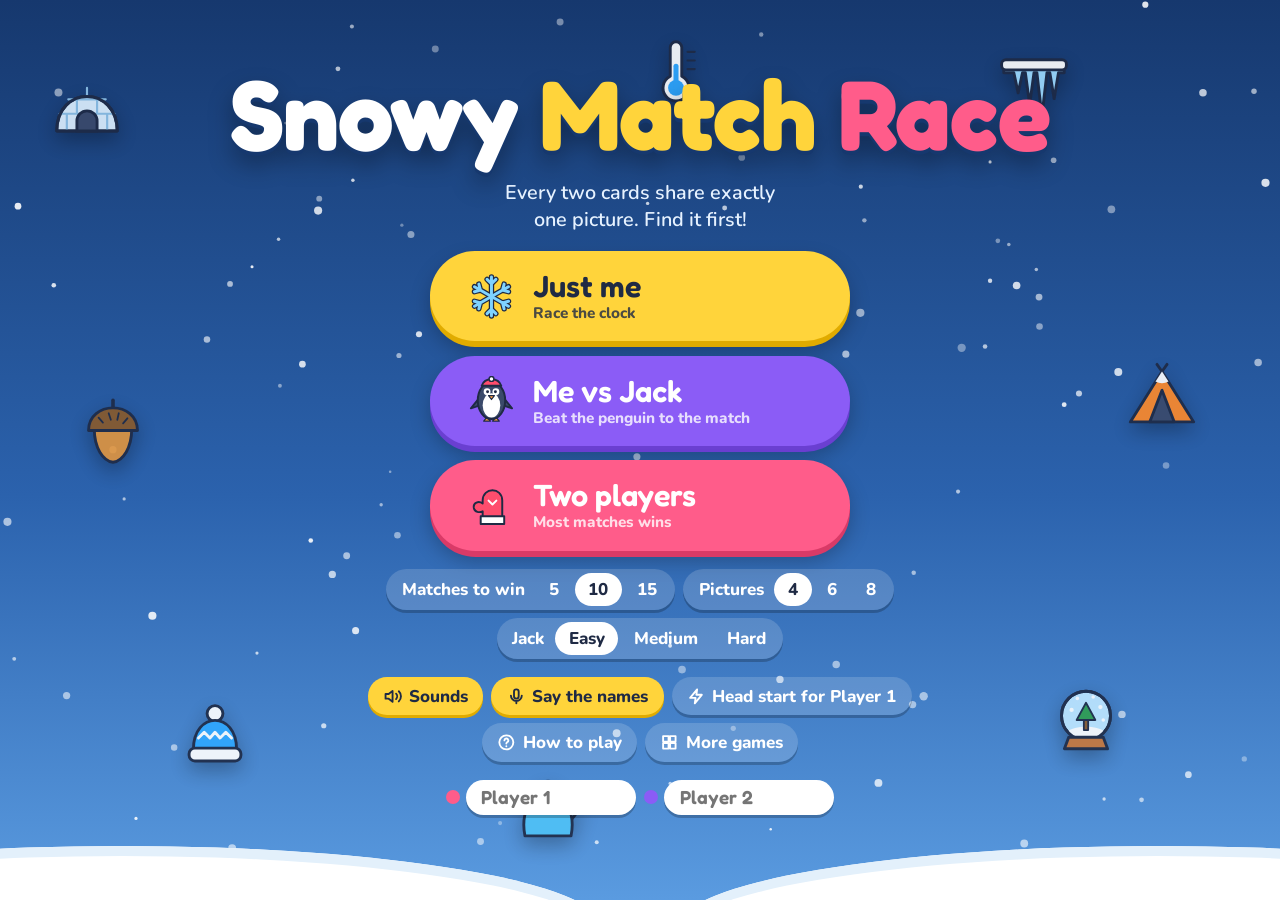
<file: games/snowy/index.html>
<!doctype html>
<html lang="en">
<head>
<meta charset="utf-8">
<meta name="viewport" content="width=device-width,initial-scale=1,viewport-fit=cover">
<title>Snowy Match Race</title>
<style>:root{box-sizing:border-box;padding-top:env(safe-area-inset-top,0px);padding-bottom:env(safe-area-inset-bottom,0px)}[hidden]{display:none!important}body{margin:0}
@font-face{font-family:'Fredoka';font-style:normal;font-weight:500 700;font-display:swap;src:url(../fonts/fredoka.woff2) format('woff2')}
@font-face{font-family:'Nunito';font-style:normal;font-weight:600 800;font-display:swap;src:url(../fonts/nunito.woff2) format('woff2')}</style>
<script>window.MATCH_DEFAULTS={n:3};</script>
</head>
<body>
<style>
/* Layout: a one-screen game table. White round cards on a snowy night-blue sky; in two-player mode the top half is turned
   around so the second player sits across the table. Single committed look (bright arcade), so no dark variant. */
:root{
  --felt:#2b62ad; --felt-hi:#5a9be0; --felt-lo:#16386e;
  --ink:#1f2a44; --ink-soft:#56658a; --paper:#f7fbff; --paper-edge:#cfe0f0;
  --p1:#ff5c8a; --p1-deep:#d93a67; --p2:#8b5cf6; --p2-deep:#6a3fd1;
  --lemon:#ffd43b; --lemon-deep:#e0ab00; --mint:#6fe0d8; --mint-deep:#2f9e9a; --coral:#ff6b6b;
  --display:'Fredoka','Baloo 2','Arial Rounded MT Bold','Segoe UI',system-ui,sans-serif;
  --body:'Nunito','Segoe UI',system-ui,sans-serif;
  --gutter-l:max(16px, env(safe-area-inset-left, 0px));
  --gutter-r:max(16px, env(safe-area-inset-right, 0px));
  color-scheme:light;
}
html,body{height:100%}
body{
  margin:0;background:var(--felt) linear-gradient(180deg, var(--felt-lo) 0%, var(--felt) 55%, var(--felt-hi) 100%);
  color:var(--ink);font-family:var(--body);font-weight:600;
  -webkit-user-select:none;user-select:none;-webkit-tap-highlight-color:transparent;touch-action:manipulation;
  overflow:hidden;
}
#snow{position:fixed;inset:0;width:100%;height:100%;pointer-events:none;z-index:0}
.drift{position:absolute;inset:auto 0 0 0;height:0;z-index:-1;pointer-events:none}
.drift::before,.drift::after{content:"";position:absolute;bottom:-12vh;width:75%;height:18vh;border-radius:50%;background:#fff;box-shadow:inset 0 10px 0 #e3f0fb}
.drift::before{left:-28%}.drift::after{right:-28%}
*{box-sizing:border-box}
button{font-family:inherit;font-weight:inherit;color:inherit;border:0;background:none;padding:0;cursor:pointer}
button:focus-visible,input:focus-visible{outline:4px solid var(--lemon);outline-offset:3px}
#app{position:relative;height:100%;display:flex;flex-direction:column;padding-left:var(--gutter-l);padding-right:var(--gutter-r);padding-block:0;z-index:1}
.screen{position:absolute;inset:0;display:flex;flex-direction:column;padding-left:var(--gutter-l);padding-right:var(--gutter-r);padding-block:0}

/* ---------- Buttons ---------- */
.btn{display:inline-flex;align-items:center;justify-content:center;gap:.55em;font-family:var(--display);font-weight:600;
  border-radius:999px;padding:.6em 1.4em;font-size:clamp(18px,2.6vh,26px);line-height:1;background:var(--lemon);color:var(--ink);
  box-shadow:0 6px 0 var(--lemon-deep),0 10px 20px rgba(0,0,0,.25);transition:transform .08s,box-shadow .08s;white-space:nowrap}
.btn:active,.btn.pressed{transform:translateY(5px);box-shadow:0 1px 0 var(--lemon-deep),0 4px 10px rgba(0,0,0,.25)}
.btn.pink{background:var(--p1);color:#fff;box-shadow:0 6px 0 var(--p1-deep),0 10px 20px rgba(0,0,0,.25)}
.btn.pink:active{box-shadow:0 1px 0 var(--p1-deep),0 4px 10px rgba(0,0,0,.25)}
.btn.blue{background:var(--p2);color:#fff;box-shadow:0 6px 0 var(--p2-deep),0 10px 20px rgba(0,0,0,.25)}
.btn.blue:active{box-shadow:0 1px 0 var(--p2-deep),0 4px 10px rgba(0,0,0,.25)}
.btn.mint{background:var(--mint);color:var(--ink);box-shadow:0 6px 0 var(--mint-deep),0 10px 20px rgba(0,0,0,.25)}
.btn.mint:active{box-shadow:0 1px 0 var(--mint-deep),0 4px 10px rgba(0,0,0,.25)}
.btn.ghost{background:rgba(255,255,255,.16);color:#fff;box-shadow:0 4px 0 rgba(0,0,0,.25);font-size:clamp(15px,2vh,19px);padding:.5em 1em}
.btn.ghost:active{box-shadow:0 1px 0 rgba(0,0,0,.25)}
.btn .ic{width:1.1em;height:1.1em;stroke:currentColor;fill:none;stroke-width:2.2;stroke-linecap:round;stroke-linejoin:round}
.btn.big{font-size:clamp(22px,3.4vh,34px);padding:.65em 1.2em;width:min(420px,100%);justify-content:flex-start}
.btn.big .mode-ic{width:1.6em;height:1.6em;flex:none}
.btn.big .txt{display:flex;flex-direction:column;align-items:flex-start;gap:.15em}
.btn.big small{font-family:var(--body);font-weight:800;font-size:.5em;opacity:.8}
.iconbtn{width:clamp(40px,6vh,52px);height:clamp(40px,6vh,52px);border-radius:50%;background:rgba(255,255,255,.18);color:#fff;display:inline-flex;align-items:center;justify-content:center;box-shadow:0 3px 0 rgba(0,0,0,.25)}
.iconbtn:active{transform:translateY(2px);box-shadow:0 1px 0 rgba(0,0,0,.25)}
.iconbtn .ic{width:55%;height:55%;stroke:currentColor;fill:none;stroke-width:2.2;stroke-linecap:round;stroke-linejoin:round}
.iconbtn.off{opacity:.55}

/* ---------- Home ---------- */
#home{align-items:center;justify-content:safe center;gap:clamp(10px,2vh,22px);text-align:center;overflow:hidden auto;padding-block:10px}
.float{position:absolute;width:clamp(44px,8vh,90px);height:clamp(44px,8vh,90px);opacity:.9;filter:drop-shadow(0 8px 10px rgba(0,0,0,.3));animation:bob 6s ease-in-out infinite;pointer-events:none}
@keyframes bob{0%,100%{transform:translateY(0) rotate(var(--r))}50%{transform:translateY(-18px) rotate(calc(var(--r) + 12deg))}}
.logo{position:relative;font-family:var(--display);font-weight:700;color:#fff;font-size:clamp(34px,min(11vh,12.5vw),112px);line-height:.95;letter-spacing:-.01em;
  text-shadow:0 4px 0 var(--felt-lo),0 12px 24px rgba(0,0,0,.35);margin:0}
.logo span{display:inline-block;animation:wiggle 2.6s ease-in-out infinite}
.logo span:nth-child(2){animation-delay:.2s;color:var(--lemon)}
.logo span:nth-child(3){animation-delay:.4s;color:var(--p1)}
@keyframes wiggle{0%,100%{transform:rotate(-3deg)}50%{transform:rotate(3deg) translateY(-4px)}}
.tag{position:relative;margin:0;color:#e6f2ff;font-size:clamp(15px,2.2vh,22px);max-width:34ch;text-wrap:balance}
.modes{display:flex;flex-direction:column;gap:clamp(8px,1.6vh,16px);width:min(420px,100%);align-items:stretch;position:relative}
.modes .btn.big{width:100%}
.settings{display:flex;flex-wrap:wrap;gap:8px;justify-content:center;max-width:min(560px,100%);position:relative}
.chip{display:inline-flex;align-items:center;gap:.4em;background:rgba(255,255,255,.16);color:#fff;border-radius:999px;padding:.45em .9em;font-size:clamp(13px,1.9vh,17px);font-weight:800;box-shadow:0 3px 0 rgba(0,0,0,.22)}
.chip:active{transform:translateY(2px);box-shadow:0 1px 0 rgba(0,0,0,.22)}
.chip.on{background:var(--lemon);color:var(--ink);box-shadow:0 3px 0 var(--lemon-deep)}
.chip .ic{width:1.1em;height:1.1em;stroke:currentColor;fill:none;stroke-width:2.4;stroke-linecap:round;stroke-linejoin:round}
.seg{display:inline-flex;background:rgba(255,255,255,.16);border-radius:999px;padding:4px;gap:2px;box-shadow:0 3px 0 rgba(0,0,0,.22)}
.seg .lbl{color:#fff;font-size:clamp(13px,1.9vh,17px);font-weight:800;padding:.3em .5em .3em .7em;align-self:center}
.seg button{color:#fff;font-weight:800;font-size:clamp(13px,1.9vh,17px);padding:.3em .8em;border-radius:999px}
.seg button.on{background:#fff;color:var(--ink)}
.names{display:flex;gap:8px;flex-wrap:wrap;justify-content:center;position:relative}
.names label{display:flex;align-items:center;gap:6px;color:#fff;font-size:clamp(13px,1.9vh,16px);font-weight:800}
.names input{font-family:var(--display);font-weight:600;font-size:clamp(15px,2.1vh,19px);width:9em;border-radius:999px;border:0;padding:.35em .8em;color:var(--ink);background:#fff;box-shadow:0 3px 0 rgba(0,0,0,.22)}
.names .dot{width:.9em;height:.9em;border-radius:50%;display:inline-block}
.best{color:var(--lemon);font-size:clamp(13px,1.9vh,17px);margin:0;position:relative}
@media (max-width:480px){#home{gap:8px}.btn.big{font-size:22px;padding:.5em 1em}.modes{gap:8px}}

/* ---------- Play ---------- */
#play{gap:0}
.zone{flex:1 1 0;display:flex;align-items:center;justify-content:center;min-height:0;position:relative}
.zone-inner{display:flex;flex-direction:column;align-items:center;gap:clamp(4px,1vh,10px);width:100%;height:100%;justify-content:center;padding-block:4px}
.zone.flip{transform:rotate(180deg)}
.zone-mid{flex:1.08 1 0}
.hud{display:flex;align-items:center;gap:10px;color:#fff;font-family:var(--display);font-size:clamp(16px,2.6vh,24px);width:min(100%,520px);justify-content:center}
.hud .pname{display:flex;align-items:center;gap:.4em;background:rgba(0,0,0,.22);border-radius:999px;padding:.25em .9em .25em .4em}
.hud .pname .av{width:1.5em;height:1.5em;border-radius:50%;background:var(--pc);display:inline-flex;align-items:center;justify-content:center;flex:none}
.hud .pname .av svg{width:70%;height:70%}
.hud .score{font-weight:700;font-size:1.5em;min-width:1.5em;text-align:center;background:var(--pc);color:#fff;border-radius:.6em;padding:.05em .35em;box-shadow:0 4px 0 rgba(0,0,0,.25);font-variant-numeric:tabular-nums;transition:transform .2s}
.hud .score.bump{transform:scale(1.25)}
.hud .scorecards{display:flex;gap:2px}
.hud .scorecards i{width:.55em;height:.8em;border-radius:3px;background:#fff;opacity:.9;box-shadow:0 1px 0 rgba(0,0,0,.3)}
.zone-mid{gap:clamp(10px,3vw,34px)}
.side{display:flex;flex-direction:column;align-items:center;gap:10px;width:clamp(56px,11vw,96px);flex:none}
.timer{font-family:var(--display);font-weight:600;color:#fff;font-size:clamp(15px,2.3vh,22px);background:rgba(0,0,0,.22);border-radius:999px;padding:.25em .7em;font-variant-numeric:tabular-nums;min-width:3.6em;text-align:center}
.card-wrap{position:relative;width:var(--card);height:var(--card);flex:none;filter:drop-shadow(0 10px 16px rgba(0,0,0,.38))}
.card{width:100%;height:100%;display:block;overflow:visible}
.card .sym{cursor:pointer}
.card .sym-inner{transform-box:fill-box;transform-origin:center}
.card .sym.ok .sym-inner{animation:pop .7s cubic-bezier(.34,1.56,.64,1)}
.card .sym.ok .ring{animation:ring .7s ease-out forwards}
.card .ring{opacity:0;fill:none;stroke:var(--lemon);stroke-width:7}
.card .sym.bad .sym-inner{animation:wig .4s ease-in-out}
@keyframes pop{0%{transform:scale(1)}40%{transform:scale(1.35)}100%{transform:scale(1.12)}}
@keyframes ring{0%{opacity:1;r:52}100%{opacity:0;r:80}}
@keyframes wig{0%,100%{transform:rotate(0)}25%{transform:rotate(-14deg)}75%{transform:rotate(14deg)}}
.card-wrap.shake{animation:shake .4s}
@keyframes shake{0%,100%{transform:translateX(0)}20%{transform:translateX(-10px)}40%{transform:translateX(10px)}60%{transform:translateX(-7px)}80%{transform:translateX(7px)}}
.card-wrap.drop{animation:drop .55s cubic-bezier(.34,1.56,.64,1)}
@keyframes drop{0%{transform:scale(.4) rotate(-25deg);opacity:0}100%{transform:scale(1) rotate(0);opacity:var(--op,1)}}
.card-wrap.fly-down{animation:flyd .45s ease-in forwards}
.card-wrap.fly-up{animation:flyu .45s ease-in forwards}
@keyframes flyd{to{transform:translateY(60vh) scale(.5) rotate(20deg);opacity:0}}
@keyframes flyu{to{transform:translateY(-60vh) scale(.5) rotate(-20deg);opacity:0}}
.pile{position:relative;width:var(--card);height:var(--card)}
.pile::before,.pile::after{content:"";position:absolute;inset:0;border-radius:50%;background:var(--paper);border:2px solid var(--paper-edge);box-shadow:0 4px 8px rgba(0,0,0,.25)}
.pile::before{transform:rotate(-6deg) translate(-5px,4px)}
.pile::after{transform:rotate(5deg) translate(5px,3px)}
.pile .card-wrap{position:absolute;inset:0;z-index:1}
.pile.empty::before,.pile.empty::after{display:none}
.freeze{position:absolute;inset:0;border-radius:50%;background:rgba(40,96,160,.62);display:flex;align-items:center;justify-content:center;color:#fff;font-family:var(--display);font-size:clamp(20px,4vh,40px);font-weight:700;opacity:0;pointer-events:none;transition:opacity .15s}
.freeze.on{opacity:1;pointer-events:auto}
.veil{position:absolute;inset:0;border-radius:50%;background:var(--paper);display:flex;align-items:center;justify-content:center;color:var(--ink-soft);font-family:var(--display);font-size:clamp(18px,3.4vh,34px);font-weight:600;opacity:0;pointer-events:none;transition:opacity .2s}
.veil.on{opacity:1;pointer-events:auto}
.callout{position:absolute;left:50%;top:50%;transform:translate(-50%,-50%);font-family:var(--display);font-weight:700;font-size:clamp(28px,6vh,64px);color:#fff;
  text-shadow:0 3px 0 var(--pc-deep,#000),0 8px 18px rgba(0,0,0,.4);pointer-events:none;opacity:0;letter-spacing:.02em;white-space:nowrap;z-index:5}
.callout.show{animation:callout 1.1s ease-out forwards}
@keyframes callout{0%{opacity:0;transform:translate(-50%,-50%) scale(.5)}20%{opacity:1;transform:translate(-50%,-50%) scale(1.15)}75%{opacity:1;transform:translate(-50%,-60%) scale(1)}100%{opacity:0;transform:translate(-50%,-80%) scale(.95)}}
.thinking{display:inline-flex;gap:4px;margin-left:.4em}
.thinking i{width:.35em;height:.35em;border-radius:50%;background:#fff;animation:blink 1.2s infinite}
.thinking i:nth-child(2){animation-delay:.2s}.thinking i:nth-child(3){animation-delay:.4s}
@keyframes blink{0%,80%,100%{opacity:.25}40%{opacity:1}}
.countdown{position:absolute;inset:0;display:flex;align-items:center;justify-content:center;font-family:var(--display);font-weight:700;color:#fff;font-size:clamp(90px,24vh,220px);text-shadow:0 6px 0 var(--felt-lo),0 16px 30px rgba(0,0,0,.4);pointer-events:none;z-index:6}
.countdown span{animation:count .9s ease-out}
@keyframes count{0%{transform:scale(2.2);opacity:0}30%{transform:scale(1);opacity:1}100%{transform:scale(.8);opacity:0}}

/* sizes */
#play{--card:min(80vw, 36vh)}
#play.duel,#play.robot{--card:min(44vw, 26vh)}
@media (orientation:landscape){
  #play.solo{flex-direction:row;--card:min(34vw, 66vh)}
  #play.solo .zone-bot .zone-inner{flex-direction:column-reverse}
  #play.duel,#play.robot{--card:min(30vw, 26vh)}
}
#play.solo .zone-top{display:none}
#play.solo .zone-mid{flex:1.25 1 0}

/* ---------- Result ---------- */
#result{align-items:center;justify-content:center;gap:clamp(8px,1.8vh,18px);text-align:center}
.trophy{width:clamp(90px,18vh,170px);height:clamp(90px,18vh,170px);filter:drop-shadow(0 10px 16px rgba(0,0,0,.35));animation:drop .7s cubic-bezier(.34,1.56,.64,1)}
.result-h{font-family:var(--display);font-weight:700;color:#fff;font-size:clamp(36px,8vh,80px);margin:0;line-height:1;text-shadow:0 4px 0 var(--felt-lo),0 12px 24px rgba(0,0,0,.35);text-wrap:balance}
.result-sub{color:#e6f2ff;font-size:clamp(17px,2.6vh,26px);margin:0;max-width:30ch;text-wrap:balance}
.stars{display:flex;gap:6px}
.stars svg{width:clamp(44px,8vh,72px);height:clamp(44px,8vh,72px);filter:drop-shadow(0 6px 8px rgba(0,0,0,.3));animation:drop .6s cubic-bezier(.34,1.56,.64,1) both}
.stars svg:nth-child(2){animation-delay:.2s}.stars svg:nth-child(3){animation-delay:.4s}
.stars svg.dim{--op:.25;opacity:.25;filter:none}
.newbest{background:var(--lemon);color:var(--ink);font-family:var(--display);font-weight:700;border-radius:999px;padding:.3em 1em;font-size:clamp(16px,2.4vh,22px);box-shadow:0 4px 0 var(--lemon-deep)}
.row{display:flex;gap:12px;flex-wrap:wrap;justify-content:center}
.final{display:flex;gap:clamp(12px,3vw,32px);align-items:center;font-family:var(--display);color:#fff;font-size:clamp(20px,3.6vh,36px)}
.final .fs{display:flex;flex-direction:column;align-items:center;gap:4px}
.final .fs b{font-size:1.8em;background:var(--pc);border-radius:.5em;padding:.05em .4em;box-shadow:0 5px 0 rgba(0,0,0,.25);font-variant-numeric:tabular-nums}
.final .vs{opacity:.7;font-size:.8em}

/* ---------- Help ---------- */
#help{background:rgba(14,32,66,.88);align-items:center;justify-content:center;z-index:20}
.help-card{background:var(--paper);border-radius:28px;padding:clamp(16px,3vh,28px);width:min(560px,100%);max-height:100%;overflow:auto;display:flex;flex-direction:column;gap:clamp(10px,1.8vh,18px);align-items:center;box-shadow:0 20px 40px rgba(0,0,0,.4)}
.help-card h2{font-family:var(--display);font-weight:700;font-size:clamp(26px,4.5vh,40px);margin:0;color:var(--ink)}
.help-card p{margin:0;font-size:clamp(16px,2.3vh,20px);text-align:center;max-width:36ch;color:var(--ink);text-wrap:balance}
.demo{display:flex;gap:clamp(8px,2vw,20px);--card:min(38vw,22vh)}
.demo .card{width:var(--card);height:var(--card);flex:none}
.demo .card .sym.demo-hit .sym-inner{animation:pop 1.4s cubic-bezier(.34,1.56,.64,1) infinite alternate}
.demo .card .sym.demo-hit .ring{animation:ring 1.4s ease-out infinite}
.steps{display:flex;flex-direction:column;gap:8px;width:100%}
.step{display:flex;align-items:center;gap:12px;font-size:clamp(15px,2.2vh,19px);color:var(--ink)}
.step .n{width:2em;height:2em;border-radius:50%;background:var(--lemon);display:inline-flex;align-items:center;justify-content:center;font-family:var(--display);font-weight:700;flex:none;box-shadow:0 3px 0 var(--lemon-deep)}

#confetti{position:fixed;inset:0;pointer-events:none;z-index:30}
.hidden-sprite{position:absolute;width:0;height:0;overflow:hidden}
@media (prefers-reduced-motion:reduce){*{animation-duration:.01ms!important;animation-iteration-count:1!important;transition-duration:.01ms!important}}
</style>

<svg class="hidden-sprite" aria-hidden="true" id="sprite"></svg>
<canvas id="snow" aria-hidden="true"></canvas>

<div id="app">
  <!-- HOME -->
  <section class="screen" id="home">
    <div class="drift"></div>
    <h1 class="logo"><span>Snowy</span> <span>Match</span> <span>Race</span></h1>
    <p class="tag">Every two cards share exactly one picture. Find it first!</p>
    <div class="modes">
      <button class="btn big" id="btnSolo">
        <svg class="mode-ic" viewBox="0 0 48 48"><use href="#sym-1"/></svg>
        <span class="txt">Just me<small>Race the clock</small></span>
      </button>
      <button class="btn big blue" id="btnRobot">
        <svg class="mode-ic" viewBox="0 0 48 48"><use href="#ic-robot"/></svg>
        <span class="txt">Me vs Jack<small>Beat the penguin to the match</small></span>
      </button>
      <button class="btn big pink" id="btnDuel">
        <svg class="mode-ic" viewBox="0 0 48 48"><use href="#sym-2"/></svg>
        <span class="txt">Two players<small>Most matches wins</small></span>
      </button>
    </div>
    <div class="settings">
      <div class="seg"><span class="lbl">Matches to win</span><button data-target="5">5</button><button data-target="10">10</button><button data-target="15">15</button></div>
      <div class="seg"><span class="lbl">Pictures</span><button data-n="3">4</button><button data-n="5">6</button><button data-n="7">8</button></div>
      <div class="seg"><span class="lbl">Jack</span><button data-robot="easy">Easy</button><button data-robot="medium">Medium</button><button data-robot="hard">Hard</button></div>
    </div>
    <div class="settings">
      <button class="chip" id="chipSound"><svg class="ic" viewBox="0 0 24 24"><path d="M11 5 6 9H2v6h4l5 4zM15.5 8.5a5 5 0 0 1 0 7M19 5.5a9 9 0 0 1 0 13"/></svg>Sounds</button>
      <button class="chip" id="chipVoice"><svg class="ic" viewBox="0 0 24 24"><path d="M12 3a3 3 0 0 0-3 3v6a3 3 0 0 0 6 0V6a3 3 0 0 0-3-3zM5 11a7 7 0 0 0 14 0M12 18v3"/></svg>Say the names</button>
      <button class="chip" id="chipHead"><svg class="ic" viewBox="0 0 24 24"><path d="M13 3 4 14h7l-1 7 9-11h-7z"/></svg>Head start for Player 1</button>
      <button class="chip" id="btnHelp"><svg class="ic" viewBox="0 0 24 24"><circle cx="12" cy="12" r="9"/><path d="M9.5 9.5a2.5 2.5 0 1 1 3.5 2.3c-.7.4-1 1-1 1.7M12 17h.01"/></svg>How to play</button>
      <a class="chip" href="../" style="text-decoration:none"><svg class="ic" viewBox="0 0 24 24"><path d="M4 4h7v7H4zM13 4h7v7h-7zM4 13h7v7H4zM13 13h7v7h-7z"/></svg>More games</a>
    </div>
    <div class="names">
      <label><span class="dot" style="background:var(--p1)"></span><input id="inpP1" maxlength="12" placeholder="Player 1"></label>
      <label><span class="dot" style="background:var(--p2)"></span><input id="inpP2" maxlength="12" placeholder="Player 2"></label>
    </div>
    <p class="best" id="bestLine"></p>
  </section>

  <!-- PLAY -->
  <section class="screen" id="play" hidden>
    <div class="zone zone-top" id="zoneTop" style="--pc:var(--p2);--pc-deep:var(--p2-deep)">
      <div class="zone-inner">
        <div class="hud"><span class="pname"><span class="av" id="avTop"></span><span id="nameTop">Player 2</span><span class="thinking" id="think" hidden><i></i><i></i><i></i></span></span><span class="score" id="scoreTop">0</span></div>
        <div class="card-wrap" id="wrapTop"><svg class="card" id="cardTop" viewBox="-100 -100 200 200"></svg><div class="freeze" id="freezeTop">Brrr!</div><div class="veil" id="veilTop">Wait for it...</div></div>
        <div class="callout" id="calloutTop"></div>
      </div>
    </div>
    <div class="zone zone-mid">
      <div class="side"><button class="iconbtn" id="btnQuit" aria-label="Back to menu"><svg class="ic" viewBox="0 0 24 24"><path d="M3 11 12 3l9 8M5 10v10h5v-6h4v6h5V10"/></svg></button></div>
      <div class="pile" id="pile"><div class="card-wrap" id="wrapMid"><svg class="card" id="cardMid" viewBox="-100 -100 200 200"></svg></div></div>
      <div class="side"><div class="timer" id="timer">0:00</div><button class="iconbtn" id="btnMute" aria-label="Sound on or off"><svg class="ic" viewBox="0 0 24 24"><path d="M11 5 6 9H2v6h4l5 4zM15.5 8.5a5 5 0 0 1 0 7M19 5.5a9 9 0 0 1 0 13"/></svg></button></div>
    </div>
    <div class="zone zone-bot" id="zoneBot" style="--pc:var(--p1);--pc-deep:var(--p1-deep)">
      <div class="zone-inner">
        <div class="card-wrap" id="wrapBot"><svg class="card" id="cardBot" viewBox="-100 -100 200 200"></svg><div class="freeze" id="freezeBot">Brrr!</div></div>
        <div class="hud"><span class="pname"><span class="av" id="avBot"></span><span id="nameBot">Player 1</span></span><span class="score" id="scoreBot">0</span></div>
        <div class="callout" id="calloutBot"></div>
      </div>
    </div>
    <div class="countdown" id="countdown" hidden></div>
  </section>

  <!-- RESULT -->
  <section class="screen" id="result" hidden>
    <div class="drift"></div>
    <svg class="trophy" viewBox="0 0 100 100"><use href="#ic-trophy"/></svg>
    <h2 class="result-h" id="resultH">You did it!</h2>
    <p class="result-sub" id="resultSub"></p>
    <div class="stars" id="stars"></div>
    <div class="final" id="final" hidden></div>
    <div class="newbest" id="newBest" hidden>New best time!</div>
    <div class="row">
      <button class="btn mint" id="btnAgain"><svg class="ic" viewBox="0 0 24 24"><path d="M3 12a9 9 0 0 1 15.5-6.3L21 8M21 3v5h-5M21 12a9 9 0 0 1-15.5 6.3L3 16M3 21v-5h5"/></svg>Play again</button>
      <button class="btn ghost" id="btnHome">Menu</button>
    </div>
  </section>

  <!-- HELP -->
  <section class="screen" id="help" hidden>
    <div class="help-card">
      <h2>How to play</h2>
      <p>Any two cards always have exactly one picture that's the same. Spot it and tap it!</p>
      <div class="demo"><svg class="card" id="demoA" viewBox="-100 -100 200 200"></svg><svg class="card" id="demoB" viewBox="-100 -100 200 200"></svg></div>
      <div class="steps">
        <div class="step"><span class="n">1</span>Look at your card and the card in the middle.</div>
        <div class="step"><span class="n">2</span>Find the one picture that's on both.</div>
        <div class="step"><span class="n">3</span>Tap it on your card. First to find it wins the card!</div>
      </div>
      <button class="btn mint" id="btnHelpClose">Got it!</button>
    </div>
  </section>
</div>
<canvas id="confetti"></canvas>

<script>
(function(){
'use strict';
/* ================= Symbols: 57 hand-drawn sticker icons ================= */
const INK='#1f2a44';
const SYMBOLS=[
['Snowman',`<circle cx="50" cy="68" r="24" fill="#fff"/><circle cx="50" cy="34" r="17" fill="#fff"/><path d="M37 19h26l-3-14H40Z" fill="#3b4a6b"/><path d="M30 19h40" fill="none" stroke-width="6"/><g fill="${INK}" stroke="none"><circle cx="44" cy="31" r="2.5"/><circle cx="56" cy="31" r="2.5"/><circle cx="50" cy="62" r="2.5"/><circle cx="50" cy="74" r="2.5"/></g><path d="M50 35l13 3-13 3Z" fill="#ff8a2a" stroke-width="2.5"/><path d="M35 48c9 6 21 6 30 0" fill="none" stroke="#ff4d6d" stroke-width="6"/>`],
['Snowflake',`<g fill="none"><g stroke-width="11"><path d="M50 10v80M50 24l-9-9M50 24l9-9M50 76l-9 9M50 76l9 9"/><path d="M50 10v80M50 24l-9-9M50 24l9-9M50 76l-9 9M50 76l9 9" transform="rotate(60 50 50)"/><path d="M50 10v80M50 24l-9-9M50 24l9-9M50 76l-9 9M50 76l9 9" transform="rotate(120 50 50)"/></g><g stroke="#7fd3ff" stroke-width="6"><path d="M50 10v80M50 24l-9-9M50 24l9-9M50 76l-9 9M50 76l9 9"/><path d="M50 10v80M50 24l-9-9M50 24l9-9M50 76l-9 9M50 76l9 9" transform="rotate(60 50 50)"/><path d="M50 10v80M50 24l-9-9M50 24l9-9M50 76l-9 9M50 76l9 9" transform="rotate(120 50 50)"/></g></g>`],
['Mitten',`<path d="M32 46c-8-6-20-2-18 9 2 9 11 10 18 7v12h40V40c0-28-40-28-40 0Z" fill="#ff4d6d"/><path d="M28 72h48v16H28Z" fill="#fff"/><path d="M44 40l8 8 8-8" fill="none" stroke="#fff" stroke-width="4"/>`],
['Winter hat',`<circle cx="50" cy="16" r="11" fill="#fff"/><path d="M20 66c0-54 60-54 60 0Z" fill="#2fa8ff"/><path d="M27 50l8-8 8 8 7-8 7 8 8-8 8 8" fill="none" stroke="#fff" stroke-width="4"/><rect x="14" y="64" width="72" height="18" rx="8" fill="#fff"/>`],
['Scarf',`<path d="M52 38l18-4 6 46-18 4Z" fill="#5ad66b"/><path d="M57 84l-1 9M65 83l1 9M73 81l2 9" fill="none"/><path d="M56 56l17-3M58 70l17-3" fill="none" stroke="#fff" stroke-width="4"/><path d="M18 20c20 12 44 12 64 0l6 16c-22 14-54 14-76 0Z" fill="#5ad66b"/><path d="M34 29l2 16M50 32v16M66 29l-2 16" fill="none" stroke="#fff" stroke-width="4"/>`],
['Boot',`<path d="M34 14h26v42l22 10c6 3 6 14 0 14H34Z" fill="#8a5a2b"/><path d="M30 8h34v14H30Z" fill="#fff"/><path d="M32 80h58v9H32Z" fill="#3b4a6b"/>`],
['Ice skate',`<path d="M30 10h22v34l24 8c7 2 9 16 2 16H30Z" fill="#ff8fc8"/><path d="M52 22h-9M52 32h-9" fill="none" stroke="#fff" stroke-width="3"/><path d="M38 68v11M70 68v11" fill="none"/><path d="M22 81h66c5 0 7-4 7-9" fill="none" stroke-width="6"/><path d="M22 81h66c5 0 7-4 7-9" fill="none" stroke="#cfd8dc" stroke-width="2"/>`],
['Sled',`<path d="M30 52v18M74 52v18" fill="none"/><path d="M10 72h72c12 0 14-16 4-22" fill="none" stroke-width="9"/><path d="M10 72h72c12 0 14-16 4-22" fill="none" stroke="#ff4d4d" stroke-width="4"/><path d="M12 36h68l8 16H20Z" fill="#c9773a"/><path d="M34 36l5 16M56 36l5 16" fill="none" stroke-width="3"/>`],
['Skis',`<g transform="rotate(35 50 50)"><path d="M43 12c0-9 14-9 14 0v80H43Z" fill="#ff4d4d"/><path d="M43 50h14" fill="none" stroke-width="3"/></g><g transform="rotate(-35 50 50)"><path d="M43 12c0-9 14-9 14 0v80H43Z" fill="#ffd43b"/><path d="M43 50h14" fill="none" stroke-width="3"/></g>`],
['Penguin',`<path d="M24 46L8 66l18-6ZM76 46l16 20-18-6Z" fill="#3b4a6b"/><path d="M34 92h14l-7-8ZM52 92h14l-7-8Z" fill="#ff9f43" stroke-width="2.5"/><ellipse cx="50" cy="50" rx="28" ry="38" fill="#3b4a6b"/><ellipse cx="50" cy="60" rx="18" ry="25" fill="#fff" stroke="none"/><g fill="#fff" stroke="none"><circle cx="41" cy="32" r="7"/><circle cx="59" cy="32" r="7"/></g><g fill="${INK}" stroke="none"><circle cx="42" cy="32" r="3"/><circle cx="58" cy="32" r="3"/></g><path d="M44 40h12l-6 8Z" fill="#ff9f43" stroke-width="2.5"/>`],
['Polar bear',`<circle cx="24" cy="28" r="12" fill="#fff"/><circle cx="76" cy="28" r="12" fill="#fff"/><circle cx="50" cy="54" r="34" fill="#fff"/><g fill="#cfe6f7" stroke="none"><circle cx="24" cy="28" r="5"/><circle cx="76" cy="28" r="5"/><ellipse cx="50" cy="66" rx="15" ry="12"/></g><ellipse cx="50" cy="60" rx="6" ry="4.5" fill="${INK}"/><path d="M50 64v6M43 72c4 3 10 3 14 0" fill="none" stroke-width="3"/><g fill="${INK}" stroke="none"><circle cx="37" cy="47" r="3.5"/><circle cx="63" cy="47" r="3.5"/></g>`],
['Igloo',`<path d="M8 82C8 18 92 18 92 82Z" fill="#dff1ff"/><path d="M12 58h76M24 38h52M50 22v16M36 38v20M64 38v20M22 58v24M78 58v24" fill="none" stroke="#8fc3e8" stroke-width="3"/><path d="M8 82C8 18 92 18 92 82Z" fill="none"/><path d="M36 82V68a14 14 0 0 1 28 0v14Z" fill="#3b4a6b"/>`],
['Pine tree',`<path d="M44 76h12v16H44Z" fill="#8a5a2b"/><path d="M50 6l22 28H62l18 24H68l16 20H16l16-20H20l18-24H28Z" fill="#2f9e4f"/><path d="M50 9l9 12c-6 3-12 3-18 0Z" fill="#fff" stroke="none"/><path d="M34 40c6 4 11 0 16 3s11 1 16-3" fill="none" stroke="#fff" stroke-width="4"/><path d="M27 63c8 4 13 0 23 3s15 1 23-3" fill="none" stroke="#fff" stroke-width="4"/>`],
['Hot cocoa',`<path d="M36 22c-4-6 4-8 0-14M52 22c-4-6 4-8 0-14" fill="none" stroke="#9aa5b1" stroke-width="3"/><path d="M70 46h8c12 0 12 22 0 22h-8" fill="none" stroke-width="6"/><path d="M18 36h54v34c0 14-10 20-27 20S18 84 18 70Z" fill="#ff4d4d"/><ellipse cx="45" cy="36" rx="27" ry="7" fill="#7a4e2a"/><g fill="#fff" stroke-width="2"><rect x="33" y="30" width="9" height="8" rx="2"/><rect x="47" y="32" width="9" height="8" rx="2"/></g>`],
['Snow globe',`<circle cx="50" cy="44" r="34" fill="#bfe7ff"/><path d="M24 66c10-9 42-9 52 0-6 8-16 12-26 12s-20-4-26-12Z" fill="#fff" stroke="none"/><path d="M47 50h6v14h-6Z" fill="#8a5a2b" stroke-width="2.5"/><path d="M50 26l13 24H37Z" fill="#2f9e4f" stroke-width="2.5"/><g fill="#fff" stroke="none"><circle cx="30" cy="36" r="3"/><circle cx="70" cy="32" r="3"/><circle cx="60" cy="18" r="2.5"/><circle cx="38" cy="20" r="2.5"/><circle cx="74" cy="50" r="2.5"/></g><circle cx="50" cy="44" r="34" fill="none"/><path d="M26 74h48l6 16H20Z" fill="#c9773a"/>`],
['Icicles',`<path d="M8 20h84v6h-8l-6 36-6-36h-4l-7 60-7-60h-4l-6 44-6-44h-4l-6 28-6-28H8Z" fill="#9fdcff"/><rect x="5" y="8" width="90" height="14" rx="6" fill="#fff"/>`],
['Campfire',`<path d="M50 6c18 22 26 34 20 50-4 10-12 14-20 14s-16-4-20-14c-4-12 2-20 8-28 2 8 6 10 8 8-2-10 0-20 4-30Z" fill="#ff8a2a"/><path d="M50 40c8 10 10 18 6 24-2 4-10 4-12 0-4-6-2-14 6-24Z" fill="#ffe14d" stroke="none"/><path d="M16 76l64 14 2-9-64-14Z" fill="#8a5a2b"/><path d="M84 76L20 90l-2-9 64-14Z" fill="#a86b35"/>`],
['Candle',`<path d="M50 10c8 12 8 22 0 28-8-6-8-16 0-28Z" fill="#ff9f43"/><path d="M50 20c4 6 4 12 0 16-4-4-4-10 0-16Z" fill="#ffe14d" stroke="none"/><rect x="40" y="38" width="20" height="50" rx="3" fill="#fff"/><path d="M40 50h20M40 62h20M40 74h20" fill="none" stroke="#ff4d4d" stroke-width="4"/>`],
['Bell',`<path d="M50 6v10" fill="none" stroke-width="6"/><circle cx="50" cy="78" r="9" fill="#e0953f"/><path d="M50 14c-20 0-24 20-24 38 0 8-6 12-10 20h68c-4-8-10-12-10-20 0-18-4-38-24-38Z" fill="#ffc233"/><path d="M36 32c2-6 6-9 10-10" fill="none" stroke="#fff3a0" stroke-width="3"/>`],
['Present',`<rect x="16" y="42" width="68" height="46" rx="4" fill="#2fa8ff"/><rect x="10" y="30" width="80" height="16" rx="4" fill="#4fc3f7"/><path d="M43 30h14v58H43Z" fill="#ffd43b"/><path d="M50 30c-12-24-32-10-14 0ZM50 30c12-24 32-10 14 0Z" fill="#ffd43b"/>`],
['Star',`<path d="M50 8 60.6 35.4 89.9 37 67.1 55.6 74.7 84 50 68 25.3 84 32.9 55.6 10.1 37 39.4 35.4Z" fill="#ffd43b"/>`],
['Moon',`<path d="M64 10A42 42 0 1 0 64 90 45 45 0 0 1 64 10Z" fill="#ffe680"/><circle cx="34" cy="40" r="4" fill="#f5cf4d" stroke="none"/><circle cx="28" cy="62" r="3" fill="#f5cf4d" stroke="none"/>`],
['Snow cloud',`<path d="M28 58c-16 0-18-22-4-26-2-16 20-22 28-10 6-14 32-8 28 10 16 2 16 26 0 26Z" fill="#dbe7f5"/><g fill="#7fd3ff" stroke-width="2.5"><circle cx="30" cy="74" r="5"/><circle cx="50" cy="84" r="5"/><circle cx="70" cy="74" r="5"/></g>`],
['Mountain',`<path d="M6 86L40 20l20 36 10-14 24 44Z" fill="#7b8fb5"/><path d="M40 20L27 45l9-4 5 7 6-8 8 5Z" fill="#fff" stroke-width="2.5"/><path d="M70 42l-8 11 7-2 4 5 5-4Z" fill="#fff" stroke-width="2.5"/>`],
['Cabin',`<path d="M64 16h10v18l-10-8Z" fill="#7a4e2a"/><path d="M20 48h60v40H20Z" fill="#b5651d"/><path d="M20 58h60M20 68h60M20 78h60" fill="none" stroke="#7a4e2a" stroke-width="2.5"/><path d="M8 50L50 14l42 36Z" fill="#fff"/><rect x="42" y="62" width="16" height="26" fill="#ff4d4d"/><rect x="25" y="58" width="12" height="12" fill="#ffe14d" stroke-width="2.5"/><rect x="63" y="58" width="12" height="12" fill="#ffe14d" stroke-width="2.5"/>`],
['Owl',`<path d="M22 18l16 10H24ZM78 18L62 28h14Z" fill="#a86b35"/><ellipse cx="50" cy="56" rx="30" ry="36" fill="#a86b35"/><ellipse cx="50" cy="70" rx="17" ry="19" fill="#f0d7b8" stroke="none"/><circle cx="38" cy="42" r="12" fill="#fff"/><circle cx="62" cy="42" r="12" fill="#fff"/><g fill="${INK}" stroke="none"><circle cx="38" cy="42" r="5"/><circle cx="62" cy="42" r="5"/></g><path d="M45 52h10l-5 8Z" fill="#ff9f43" stroke-width="2.5"/>`],
['Fox',`<path d="M18 40L14 8l26 16ZM82 40l4-32-26 16Z" fill="#ff8a2a"/><path d="M14 40c0-10 72-10 72 0L50 90Z" fill="#ff8a2a"/><path d="M16 42l34 46-12-32ZM84 42L50 88l12-32Z" fill="#fff" stroke="none"/><path d="M14 40c0-10 72-10 72 0L50 90Z" fill="none"/><g fill="${INK}" stroke="none"><circle cx="37" cy="46" r="4"/><circle cx="63" cy="46" r="4"/></g><ellipse cx="50" cy="84" rx="6" ry="5" fill="${INK}"/>`],
['Deer',`<g fill="none"><path d="M36 34C30 22 24 20 18 6M27 20H15M64 34c6-12 12-14 18-28M73 20h12" stroke-width="10"/><path d="M36 34C30 22 24 20 18 6M27 20H15M64 34c6-12 12-14 18-28M73 20h12" stroke="#8a5a2b" stroke-width="4"/></g><ellipse cx="18" cy="46" rx="10" ry="6" fill="#c69a6b" transform="rotate(-20 18 46)"/><ellipse cx="82" cy="46" rx="10" ry="6" fill="#c69a6b" transform="rotate(20 82 46)"/><path d="M28 48c0-22 44-22 44 0 0 24-10 44-22 44S28 72 28 48Z" fill="#c69a6b"/><g fill="${INK}" stroke="none"><circle cx="40" cy="54" r="4"/><circle cx="60" cy="54" r="4"/></g><ellipse cx="50" cy="82" rx="8" ry="6" fill="#ff4d4d"/>`],
['Bunny',`<ellipse cx="36" cy="26" rx="9" ry="22" fill="#fff"/><ellipse cx="64" cy="26" rx="9" ry="22" fill="#fff"/><g fill="#ffb3c6" stroke="none"><ellipse cx="36" cy="26" rx="4" ry="14"/><ellipse cx="64" cy="26" rx="4" ry="14"/></g><circle cx="50" cy="64" r="28" fill="#fff"/><g fill="${INK}" stroke="none"><circle cx="40" cy="58" r="3.5"/><circle cx="60" cy="58" r="3.5"/></g><path d="M46 68h8l-4 5Z" fill="#ff8fc8" stroke-width="2.5"/><path d="M50 73v4M44 79c3 3 9 3 12 0" fill="none" stroke-width="3"/>`],
['Seal',`<path d="M82 72l14-12-2 26Z" fill="#8fa3bd"/><path d="M10 82c0-10 8-14 12-22 2-22 8-42 26-42 14 0 20 12 18 24 12 6 22 16 22 30 0 6-4 10-10 10H18c-4 0-8 2-8 0Z" fill="#8fa3bd"/><g fill="${INK}" stroke="none"><circle cx="40" cy="34" r="3.5"/><circle cx="56" cy="34" r="3.5"/><ellipse cx="48" cy="42" rx="5" ry="3.5"/></g><path d="M38 45l-12 2M38 49l-11 6M58 45l12 2M58 49l11 6" fill="none" stroke-width="2.5"/>`],
['Fish',`<path d="M80 50l16-16-2 32Z" fill="#4fc3f7"/><path d="M16 50c12-24 42-26 66 0-24 26-54 24-66 0Z" fill="#4fc3f7"/><path d="M48 32c4 10 4 26 0 36" fill="none"/><circle cx="32" cy="46" r="5" fill="#fff"/><circle cx="33" cy="46" r="2" fill="${INK}" stroke="none"/>`],
['Red bird',`<path d="M18 60l-10 6 12 4Z" fill="#ff4d4d"/><path d="M40 78l-2 10M52 78l2 10" fill="none"/><ellipse cx="46" cy="58" rx="28" ry="20" fill="#ff4d4d"/><path d="M30 56c8-10 24-10 28 2-10 6-22 6-28-2Z" fill="#d93a3a"/><path d="M58 24l6-16 8 14Z" fill="#ff4d4d"/><circle cx="66" cy="36" r="16" fill="#ff4d4d"/><path d="M80 32l16 6-16 6Z" fill="#ff9f43"/><circle cx="70" cy="32" r="3" fill="${INK}" stroke="none"/>`],
['Holly',`<path d="M50 56C40 32 24 30 10 36c8 6 4 12 12 16-6 8 2 12-2 20 12 0 24-4 30-16Z" fill="#2f9e4f"/><path d="M50 56c10-24 26-26 40-20-8 6-4 12-12 16 6 8-2 12 2 20-12 0-24-4-30-16Z" fill="#2f9e4f"/><g fill="#ff3b3b"><circle cx="41" cy="34" r="10"/><circle cx="59" cy="34" r="10"/><circle cx="50" cy="20" r="10"/></g>`],
['Pinecone',`<path d="M50 16V6" fill="none" stroke-width="5"/><path d="M50 14c20 6 30 28 22 48-4 12-12 22-22 30-10-8-18-18-22-30-8-20 2-42 22-48Z" fill="#a86b35"/><path d="M30 44c8 8 14 8 20 0 6 8 12 8 20 0M31 62c6 8 13 8 19 0 6 8 13 8 19 0M38 28c4 6 8 6 12 0 4 6 8 6 12 0M40 78c4 5 7 5 10 0 3 5 6 5 10 0" fill="none" stroke-width="3"/>`],
['Acorn',`<path d="M50 16V6" fill="none" stroke-width="5"/><path d="M24 46c0 26 12 44 26 46 14-2 26-20 26-46Z" fill="#e0953f"/><path d="M16 48c0-42 68-42 68 0Z" fill="#8a5a2b"/><path d="M30 30l6 7M44 24l3 9M58 24l-2 9M70 31l-6 7" fill="none" stroke-width="2.5"/>`],
['Candy cane',`<g fill="none" stroke-linecap="round"><path d="M40 86V36a18 18 0 0 1 36 0v6" stroke-width="21"/><path d="M40 86V36a18 18 0 0 1 36 0v6" stroke="#fff" stroke-width="13"/><path d="M40 86V36a18 18 0 0 1 36 0v6" stroke="#ff3b3b" stroke-width="13" stroke-dasharray="9 11" stroke-linecap="butt"/></g>`],
['Gingerbread',`<path d="M34 40h32l22 4v14l-20-2 8 34H60L50 72 40 90H24l8-34-20 2V44Z" fill="#c9773a"/><circle cx="50" cy="26" r="17" fill="#c9773a"/><g fill="#fff" stroke="none"><circle cx="44" cy="23" r="2.8"/><circle cx="56" cy="23" r="2.8"/><circle cx="50" cy="50" r="3.2"/><circle cx="50" cy="62" r="3.2"/></g><path d="M43 31c4 4 10 4 14 0" fill="none" stroke="#fff" stroke-width="2.5"/>`],
['Lantern',`<path d="M38 20a12 12 0 0 1 24 0" fill="none"/><path d="M30 20h40l-4 12H34Z" fill="#3b4a6b"/><rect x="30" y="32" width="40" height="44" rx="4" fill="#ffe680"/><path d="M50 42c7 9 9 16 5 22-2 3-8 3-10 0-4-6-2-13 5-22Z" fill="#ff8a2a" stroke-width="2.5"/><path d="M26 76h48v12H26Z" fill="#3b4a6b"/>`],
['Sun',`<g stroke="#ffb300" stroke-width="7"><path d="M50 6v12M50 82v12M6 50h12M82 50h12M19 19l8 8M73 73l8 8M19 81l8-8M73 27l8-8"/></g><circle cx="50" cy="50" r="22" fill="#ffcc33"/>`],
['Earmuffs',`<path d="M20 58C20 4 80 4 80 58" fill="none" stroke-width="11"/><path d="M20 58C20 4 80 4 80 58" fill="none" stroke="#c084fc" stroke-width="4"/><circle cx="20" cy="66" r="17" fill="#ff8fc8"/><circle cx="80" cy="66" r="17" fill="#ff8fc8"/>`],
['Sweater',`<path d="M34 14c8 8 24 8 32 0l24 14-8 22-10-6v44H28V44l-10 6-8-22Z" fill="#c084fc"/><path d="M28 56l8-8 7 8 7-8 7 8 7-8 8 8" fill="none" stroke="#fff" stroke-width="4"/><path d="M30 76h40" fill="none" stroke="#ffd43b" stroke-width="4"/>`],
['Drum',`<path d="M16 36v34c0 18 68 18 68 0V36Z" fill="#ff4d4d"/><path d="M16 46l17 32 17-28 17 28 17-32" fill="none" stroke="#ffd43b" stroke-width="3"/><ellipse cx="50" cy="36" rx="34" ry="12" fill="#fff"/><path d="M28 6l22 26M72 6L56 30" fill="none" stroke-width="5"/>`],
['Sock',`<path d="M38 14h28v38L50 78c-8 12-20 14-28 8-10-6-8-18 0-24l16-14Z" fill="#5ad66b"/><path d="M34 6h36v14H34Z" fill="#fff"/><path d="M38 32h28M38 44h28" fill="none" stroke="#fff" stroke-width="4"/>`],
['Shovel',`<path d="M50 10v50" fill="none" stroke-width="11"/><path d="M50 10v50" fill="none" stroke="#c9773a" stroke-width="4"/><path d="M36 8h28" fill="none" stroke-width="9"/><path d="M28 56h44v24c0 8-10 12-22 12s-22-4-22-12Z" fill="#ff4d4d"/>`],
['Thermometer',`<path d="M42 16a8 8 0 0 1 16 0v40a18 18 0 1 1-16 0Z" fill="#fff"/><circle cx="50" cy="72" r="11" fill="#2fa8ff" stroke="none"/><path d="M50 72V42" fill="none" stroke="#2fa8ff" stroke-width="7"/><path d="M66 22h10M66 34h10M66 46h10" fill="none" stroke-width="3"/>`],
['Ice cube',`<path d="M50 10l36 18v42L50 90 14 70V28Z" fill="#9fdcff"/><path d="M14 28l36 18 36-18M50 46v44" fill="none" stroke-width="3"/><path d="M24 44v16M62 58l12-6" fill="none" stroke="#fff" stroke-width="3"/>`],
['Carrot',`<path d="M50 30c-10-8-14-20-10-26 8 4 10 16 10 26 0-12 6-22 14-24 0 10-6 20-14 24Z" fill="#5ad66b"/><path d="M34 36c0-8 32-8 32 0L52 92h-4Z" fill="#ff8a2a"/><path d="M40 52h20M43 66h14" fill="none"/>`],
['Heart',`<path d="M50 88C22 66 10 50 14 32c4-16 28-18 36-2 8-16 32-14 36 2 4 18-8 34-36 56Z" fill="#ff4f79"/>`],
['Wreath',`<circle cx="50" cy="54" r="27" fill="none" stroke-width="25"/><circle cx="50" cy="54" r="27" fill="none" stroke="#2f9e4f" stroke-width="17"/><g fill="#ffd43b" stroke-width="2"><circle cx="28" cy="40" r="4"/><circle cx="74" cy="46" r="4"/><circle cx="64" cy="78" r="4"/><circle cx="30" cy="70" r="4"/></g><path d="M50 26L32 12v24ZM50 26l18-14v24Z" fill="#ff3b3b"/><circle cx="50" cy="26" r="6" fill="#ff3b3b"/>`],
['Ornament',`<path d="M50 12V5" fill="none"/><rect x="43" y="12" width="14" height="12" fill="#ffc233"/><circle cx="50" cy="56" r="34" fill="#c084fc"/><path d="M18 48c10-8 21 8 32 0s22 8 32 0" fill="none" stroke="#fff" stroke-width="4"/><path d="M19 66c10-6 20 6 31 0s21 6 31 0" fill="none" stroke="#ffd43b" stroke-width="4"/>`],
['Soup',`<path d="M34 28c-4-6 4-8 0-14M48 28c-4-6 4-8 0-14" fill="none" stroke="#9aa5b1" stroke-width="3"/><path d="M62 42L88 14" fill="none" stroke-width="9"/><path d="M62 42L88 14" fill="none" stroke="#cfd8dc" stroke-width="3"/><path d="M8 46h84c0 24-18 42-42 42S8 70 8 46Z" fill="#5ad66b"/><ellipse cx="50" cy="46" rx="42" ry="8" fill="#ff9f43"/>`],
['Kettle',`<path d="M34 30C34 4 66 4 66 30" fill="none" stroke-width="5"/><path d="M76 52l16-14 5 7-15 19Z" fill="#4fc3f7"/><path d="M18 86c-6-30 6-58 32-58s38 28 32 58Z" fill="#4fc3f7"/><rect x="42" y="22" width="16" height="9" rx="3" fill="#3b4a6b"/><path d="M30 48c2-6 6-9 10-10" fill="none" stroke="#dff3ff" stroke-width="3"/>`],
['Snowboard',`<g transform="rotate(-35 50 50)"><rect x="4" y="37" width="92" height="26" rx="13" fill="#7c4dff"/><path d="M34 37v26M66 37v26" fill="none" stroke="#ffd43b" stroke-width="5"/></g>`],
['Hockey stick',`<path d="M68 6L40 70H14v15h34L80 12Z" fill="#c9773a"/><path d="M40 70l10 6" fill="none" stroke-width="3"/><ellipse cx="78" cy="80" rx="13" ry="7" fill="${INK}"/>`],
['Goggles',`<path d="M4 42h92v12H4Z" fill="#3b4a6b"/><path d="M16 32h68c6 0 8 8 8 16 0 12-8 22-18 22-10 0-14-8-24-8s-14 8-24 8C16 70 8 60 8 48c0-8 2-16 8-16Z" fill="#ff8a2a"/><path d="M22 41h56c5 0 5 7 3 11-2 6-6 9-10 9-8 0-12-7-21-7s-13 7-21 7c-4 0-8-3-10-9-2-4-2-11 3-11Z" fill="#7fd3ff" stroke-width="2.5"/><path d="M27 49l8-4M62 49l8-4" fill="none" stroke="#fff" stroke-width="3"/>`],
['Tent',`<path d="M50 16l-7-10M50 16l7-10" fill="none"/><path d="M50 16L6 86h88Z" fill="#ff8a2a"/><path d="M50 42L33 86h34Z" fill="#3b4a6b"/><path d="M50 16l-9 14c6 3 12 3 18 0Z" fill="#fff" stroke="none"/>`],
['Pie',`<path d="M40 22c-4-6 4-8 0-14M56 22c-4-6 4-8 0-14" fill="none" stroke="#9aa5b1" stroke-width="3"/><path d="M12 56h76l-10 30H22Z" fill="#cfd8dc"/><path d="M6 54c0-28 88-28 88 0 0 8-8 2-13 6s-9-3-14 1-10-3-15 1-10-3-15 1-9-3-14 1-17 0-17-10Z" fill="#f0b267"/><path d="M40 36l4 9M50 34v10M60 36l-4 9" fill="none" stroke-width="3"/>`],
];
const EXTRA=`
<symbol id="ic-robot" viewBox="0 0 100 100"><g stroke="${INK}" stroke-width="4" stroke-linejoin="round" stroke-linecap="round"><path d="M24 46L8 66l18-6ZM76 46l16 20-18-6Z" fill="#3b4a6b"/><path d="M34 92h14l-7-8ZM52 92h14l-7-8Z" fill="#ff9f43" stroke-width="2.5"/><ellipse cx="50" cy="50" rx="28" ry="38" fill="#3b4a6b"/><ellipse cx="50" cy="60" rx="18" ry="25" fill="#fff" stroke="none"/><g fill="#fff" stroke="none"><circle cx="41" cy="32" r="7"/><circle cx="59" cy="32" r="7"/></g><g fill="${INK}" stroke="none"><circle cx="42" cy="32" r="3"/><circle cx="58" cy="32" r="3"/></g><path d="M44 40h12l-6 8Z" fill="#ff9f43" stroke-width="2.5"/><path d="M30 20c6-18 34-18 40 0Z" fill="#ff4d6d"/><circle cx="50" cy="6" r="5" fill="#fff" stroke-width="3"/></g></symbol>
<symbol id="ic-kid" viewBox="0 0 100 100"><g stroke="${INK}" stroke-width="4" stroke-linejoin="round" stroke-linecap="round"><path d="M22 60c-6-30 10-44 28-44s34 14 28 44Z" fill="#6b3b1e"/><circle cx="50" cy="52" r="26" fill="#ffcc99"/><path d="M24 40c6-14 46-14 52 0-6-6-46-6-52 0Z" fill="#6b3b1e"/><g fill="${INK}" stroke="none"><circle cx="40" cy="52" r="3.5"/><circle cx="60" cy="52" r="3.5"/></g><path d="M40 62c5 6 15 6 20 0" fill="none" stroke-width="3"/><circle cx="20" cy="52" r="7" fill="#6b3b1e"/><circle cx="80" cy="52" r="7" fill="#6b3b1e"/></g></symbol>
<symbol id="ic-grown" viewBox="0 0 100 100"><g stroke="${INK}" stroke-width="4" stroke-linejoin="round" stroke-linecap="round"><circle cx="50" cy="52" r="26" fill="#ffcc99"/><path d="M24 44c4-18 48-18 52 0-10-4-42-4-52 0Z" fill="#3a2a1a"/><g fill="${INK}" stroke="none"><circle cx="40" cy="52" r="3.5"/><circle cx="60" cy="52" r="3.5"/></g><path d="M40 62c5 6 15 6 20 0" fill="none" stroke-width="3"/></g></symbol>
<symbol id="ic-trophy" viewBox="0 0 100 100"><g stroke="${INK}" stroke-width="4" stroke-linejoin="round" stroke-linecap="round"><path d="M30 14h40v22c0 14-10 24-20 24S30 50 30 36Z" fill="#ffc233"/><path d="M30 22H16c0 14 6 22 16 24M70 22h14c0 14-6 22-16 24" fill="none" stroke-width="6"/><path d="M30 22H16c0 14 6 22 16 24M70 22h14c0 14-6 22-16 24" fill="none" stroke="#ffc233" stroke-width="2"/><path d="M44 60h12v10H44Z" fill="#e0ab00"/><path d="M30 70h40v12H30Z" fill="#8a5a2b"/><path d="M50 8 60.6 35.4 89.9 37 67.1 55.6 74.7 84 50 68 25.3 84 32.9 55.6 10.1 37 39.4 35.4Z" fill="#fff" stroke="none" transform="translate(50 28) scale(.22) translate(-50 -50)"/></g></symbol>
<symbol id="ic-star" viewBox="0 0 100 100"><path d="M50 8 60.6 35.4 89.9 37 67.1 55.6 74.7 84 50 68 25.3 84 32.9 55.6 10.1 37 39.4 35.4Z" fill="#ffd43b" stroke="${INK}" stroke-width="4" stroke-linejoin="round"/></symbol>`;
(function buildSprite(){
  const parts=SYMBOLS.map((s,i)=>`<symbol id="sym-${i}" viewBox="0 0 100 100"><g stroke="${INK}" stroke-width="4" stroke-linejoin="round" stroke-linecap="round">${s[1]}</g></symbol>`);
  document.getElementById('sprite').innerHTML='<defs>'+parts.join('')+EXTRA+'</defs>';
})();

/* ================= The deck: projective plane of order 7 = 57 cards, 8 symbols each ================= */
function buildDeck(n){
  const cards=[];const first=[];for(let i=0;i<=n;i++)first.push(i);cards.push(first);
  for(let i=0;i<n;i++){const c=[0];for(let k=0;k<n;k++)c.push(n+1+i*n+k);cards.push(c);}
  for(let i=0;i<n;i++)for(let j=0;j<n;j++){const c=[i+1];for(let k=0;k<n;k++)c.push(n+1+k*n+((i*k+j)%n));cards.push(c);}
  return cards;
}
function shared(a,b){for(const s of a)if(b.includes(s))return s;return -1;}
function shuffle(a){for(let i=a.length-1;i>0;i--){const j=Math.floor(Math.random()*(i+1));[a[i],a[j]]=[a[j],a[i]];}return a;}
/* Three deck sizes: order 3 = 13 cards of 4 pictures, order 5 = 31 cards of 6, order 7 = 57 cards of 8. Each is checked at load. */
const BASE={};
function baseDeck(n){
  if(BASE[n])return BASE[n];const d=buildDeck(n);
  if(d.length!==n*n+n+1)throw new Error('deck size '+d.length);
  for(let i=0;i<d.length;i++)for(let j=i+1;j<d.length;j++){
    let c=0;for(const x of d[i])if(d[j].includes(x))c++;
    if(c!==1)throw new Error(`order ${n}: cards ${i} and ${j} share ${c} symbols`);
  }
  return BASE[n]=d;
}
[3,5,7].forEach(baseDeck);
let DECK=baseDeck(7);
// The smaller decks use a fresh random handful of the 57 pictures every game.
function dealDeck(n){const ids=shuffle([...SYMBOLS.keys()]);DECK=baseDeck(n).map(c=>c.map(x=>ids[x]));layouts.clear();}

/* ================= Card layouts (fixed per card per game, like a printed card) ================= */
const rnd=(a,b)=>a+Math.random()*(b-a);
function makeLayout(k=8){
  // k pictures: a full ring, or one in the middle with the rest around it. Four always sit in a ring, bigger and nearly upright.
  const mid=k>4&&Math.random()<0.55,ring=mid?k-1:k;const slots=[];
  const size=k===4?[64,80]:k===6?[50,64]:[40,57];
  const turn=()=>k===4?rnd(-25,25):rnd(0,360);
  if(mid)slots.push({x:0,y:0,s:k===6?rnd(54,66):rnd(52,64),rot:turn()});
  const R=k===4?50:k===6?(mid?61:60):(mid?62:64),base=Math.random()*Math.PI*2,step=Math.PI*2/ring;
  for(let i=0;i<ring;i++){
    const a=base+i*step+(Math.random()-.5)*step*.18,r=R+(Math.random()-.5)*8;
    slots.push({x:r*Math.cos(a),y:r*Math.sin(a),s:rnd(size[0],size[1]),rot:turn()});
  }
  // relax overlaps: shrink the bigger of any colliding pair, keep everything inside the rim
  for(let it=0;it<40;it++){let moved=false;
    for(let i=0;i<slots.length;i++){
      const a=slots[i];const d=Math.hypot(a.x,a.y);if(d+a.s*.46>96){a.s*=.96;moved=true;}
      for(let j=i+1;j<slots.length;j++){const b=slots[j];const dist=Math.hypot(a.x-b.x,a.y-b.y);
        if(dist<(a.s+b.s)*.5*.9){(a.s>b.s?a:b).s*=.95;moved=true;}}
    }
    if(!moved)break;}
  // shuffle slot order so symbol index never hints at position
  for(let i=slots.length-1;i>0;i--){const j=Math.floor(Math.random()*(i+1));[slots[i],slots[j]]=[slots[j],slots[i]];}
  return slots;
}
const layouts=new Map();
function layoutFor(cardIdx){if(!layouts.has(cardIdx))layouts.set(cardIdx,makeLayout(DECK[cardIdx].length));return layouts.get(cardIdx);}
function renderCard(svg,cardIdx,opts={}){
  const card=DECK[cardIdx],lay=layoutFor(cardIdx);
  let h=`<circle r="97" fill="#f4f9ff" stroke="#cfe0f0" stroke-width="2.5"/><circle r="90" fill="none" stroke="#dcebf7" stroke-width="1.5"/>`;
  card.forEach((sym,i)=>{const p=lay[i];const k=p.s/100;
    h+=`<g class="sym${opts.hit===sym?' demo-hit':''}" data-sym="${sym}" transform="translate(${p.x.toFixed(1)} ${p.y.toFixed(1)}) rotate(${p.rot.toFixed(0)}) scale(${k.toFixed(3)})"><g class="sym-inner"><circle class="ring" r="52"/><circle r="60" fill="transparent"/><use href="#sym-${sym}" x="-50" y="-50" width="100" height="100"/></g></g>`;});
  svg.innerHTML=h;svg.dataset.card=cardIdx;
}

/* ================= Audio (synth, no files) + voice ================= */
let ac=null;
function audio(){if(!cfg.sound)return null;try{ac=ac||new (window.AudioContext||window.webkitAudioContext)();if(ac.state==='suspended')ac.resume();return ac;}catch(e){return null;}}
function tone(f,t0,dur,type='sine',g=.18,slide=0){const a=audio();if(!a)return;const o=a.createOscillator(),v=a.createGain();o.type=type;o.frequency.setValueAtTime(f,a.currentTime+t0);if(slide)o.frequency.exponentialRampToValueAtTime(slide,a.currentTime+t0+dur);
  v.gain.setValueAtTime(0,a.currentTime+t0);v.gain.linearRampToValueAtTime(g,a.currentTime+t0+.015);v.gain.exponentialRampToValueAtTime(.001,a.currentTime+t0+dur);o.connect(v).connect(a.destination);o.start(a.currentTime+t0);o.stop(a.currentTime+t0+dur+.05);}
const sfx={
  match(){tone(784,0,.16,'triangle',.18);tone(1175,.09,.26,'triangle',.18);tone(2349,.09,.3,'sine',.05);tone(3136,.16,.3,'sine',.04);},
  miss(){tone(220,0,.22,'square',.09,110);},
  deal(){tone(300,0,.08,'sine',.08,600);},
  tick(){tone(520,0,.1,'triangle',.15);},
  go(){tone(520,0,.12,'triangle',.18);tone(780,.1,.3,'triangle',.18);},
  win(){[523,659,784,1047].forEach((f,i)=>tone(f,i*.12,.35,'triangle',.18));tone(1319,.5,.6,'triangle',.16);[2093,2637,3136].forEach((f,i)=>tone(f,.5+i*.09,.5,'sine',.05));},
  robot(){tone(880,0,.06,'square',.06);tone(1175,.07,.08,'square',.06);},
};
let voice=null;
function pickVoice(){if(voice&&/en[-_]US/i.test(voice.lang))return;try{const vs=speechSynthesis.getVoices();voice=vs.find(v=>/en[-_]US/i.test(v.lang)&&/female|samantha|zira|aria|jenny/i.test(v.name))||vs.find(v=>/^en/i.test(v.lang))||null;}catch(e){}}
let sayTimer=0,sayKeep=null;
function say(text){if(!cfg.voice||!('speechSynthesis' in window))return;try{clearTimeout(sayTimer);const busy=speechSynthesis.speaking||speechSynthesis.pending;if(busy)speechSynthesis.cancel();
  sayTimer=setTimeout(()=>{try{if(!voice)pickVoice();const u=new SpeechSynthesisUtterance(text);u.lang='en-US';if(voice)u.voice=voice;u.rate=.95;u.pitch=1.15;sayKeep=u;speechSynthesis.speak(u);}catch(e){}},busy?120:0);}catch(e){}}
if('speechSynthesis' in window){pickVoice();speechSynthesis.onvoiceschanged=pickVoice;}

/* ================= Settings ================= */
const DEF={sound:true,voice:true,target:10,robot:'easy',headStart:false,p1:'',p2:'',n:[3,5,7].includes(+(window.MATCH_DEFAULTS||{}).n)?+window.MATCH_DEFAULTS.n:7};
function load(k,d){try{const v=localStorage.getItem(k);return v?Object.assign({},d,JSON.parse(v)):Object.assign({},d);}catch(e){return Object.assign({},d);}}
function save(k,v){try{localStorage.setItem(k,JSON.stringify(v));}catch(e){}}
let cfg=load('snowmatch.cfg',DEF);let best=load('snowmatch.best',{});
if(![3,5,7].includes(cfg.n))cfg.n=DEF.n;dealDeck(cfg.n);
function bestKey(){return 'solo'+cfg.target+(cfg.n===7?'':'p'+(cfg.n+1));}
const $=id=>document.getElementById(id);
function syncSettings(){
  document.querySelectorAll('[data-target]').forEach(b=>b.classList.toggle('on',+b.dataset.target===cfg.target));
  document.querySelectorAll('[data-robot]').forEach(b=>b.classList.toggle('on',b.dataset.robot===cfg.robot));
  document.querySelectorAll('[data-n]').forEach(b=>b.classList.toggle('on',+b.dataset.n===cfg.n));
  $('chipSound').classList.toggle('on',cfg.sound);$('chipVoice').classList.toggle('on',cfg.voice);$('chipHead').classList.toggle('on',cfg.headStart);
  $('inpP1').value=cfg.p1;$('inpP2').value=cfg.p2;
  const b=best[bestKey()];$('bestLine').textContent=b?`Best solo time for ${cfg.target} matches: ${fmt(b)}`:'';
  $('btnMute').classList.toggle('off',!cfg.sound);
}
document.querySelectorAll('[data-target]').forEach(b=>b.onclick=()=>{cfg.target=+b.dataset.target;save('snowmatch.cfg',cfg);syncSettings();sfx.tick();});
document.querySelectorAll('[data-robot]').forEach(b=>b.onclick=()=>{cfg.robot=b.dataset.robot;save('snowmatch.cfg',cfg);syncSettings();sfx.tick();});
document.querySelectorAll('[data-n]').forEach(b=>b.onclick=()=>{cfg.n=+b.dataset.n;save('snowmatch.cfg',cfg);dealDeck(cfg.n);syncSettings();sfx.tick();});
$('chipSound').onclick=()=>{cfg.sound=!cfg.sound;save('snowmatch.cfg',cfg);syncSettings();sfx.tick();};
$('chipVoice').onclick=()=>{cfg.voice=!cfg.voice;save('snowmatch.cfg',cfg);syncSettings();if(cfg.voice)say('Say the names');};
$('chipHead').onclick=()=>{cfg.headStart=!cfg.headStart;save('snowmatch.cfg',cfg);syncSettings();sfx.tick();};
$('inpP1').oninput=e=>{cfg.p1=e.target.value;save('snowmatch.cfg',cfg);};
$('inpP2').oninput=e=>{cfg.p2=e.target.value;save('snowmatch.cfg',cfg);};
$('btnMute').onclick=()=>{cfg.sound=!cfg.sound;save('snowmatch.cfg',cfg);syncSettings();sfx.tick();};
function fmt(ms){const s=ms/1000;const m=Math.floor(s/60);return m?`${m}:${(s-m*60).toFixed(1).padStart(4,'0')}`:`${s.toFixed(1)}s`;}
function fmtClock(ms){const s=Math.floor(ms/1000);return `${Math.floor(s/60)}:${String(s%60).padStart(2,'0')}`;}

/* ================= Screens ================= */
const screens=['home','play','result','help'];
function show(name){screens.forEach(s=>{$(s).hidden=s!==name;});}
$('btnHelp').onclick=()=>{renderDemo();$('help').hidden=false;sfx.tick();};
$('btnHelpClose').onclick=()=>{$('help').hidden=true;sfx.tick();};
function renderDemo(){const a=3,b=11;const s=shared(DECK[a],DECK[b]);layouts.delete(a);layouts.delete(b);renderCard($('demoA'),a,{hit:s});renderCard($('demoB'),b,{hit:s});}
// ambient floating symbols on the home screen
(function floaters(){const home=$('home');const pos=[[4,8],[78,6],[88,40],[6,44],[14,78],[82,76],[50,4],[40,86]];
  pos.forEach((p,i)=>{const id=Math.floor(Math.random()*SYMBOLS.length);const el=document.createElementNS('http://www.w3.org/2000/svg','svg');el.setAttribute('class','float');el.setAttribute('viewBox','0 0 100 100');
    el.style.left=p[0]+'%';el.style.top=p[1]+'%';el.style.setProperty('--r',(Math.random()*40-20)+'deg');el.style.animationDelay=(-i*.8)+'s';el.innerHTML=`<use href="#sym-${id}"/>`;home.prepend(el);});})();

/* ================= Game engine ================= */
const ROBOT={easy:{min:5,max:8.5,miss:.35},medium:{min:3,max:5,miss:.2},hard:{min:1.4,max:2.6,miss:.08}};
const G={mode:null,players:[],center:-1,deck:[],lock:true,over:false,t0:0,elapsed:0,raf:0,robotTimer:0,timers:[]};
const Z={top:{wrap:'wrapTop',card:'cardTop',score:'scoreTop',name:'nameTop',freeze:'freezeTop',veil:'veilTop',callout:'calloutTop',av:'avTop'},
         bot:{wrap:'wrapBot',card:'cardBot',score:'scoreBot',name:'nameBot',freeze:'freezeBot',veil:null,callout:'calloutBot',av:'avBot'}};
function later(fn,ms){const t=setTimeout(fn,ms);G.timers.push(t);return t;}
function clearTimers(){G.timers.forEach(clearTimeout);G.timers=[];clearTimeout(G.robotTimer);cancelAnimationFrame(G.raf);}

function startGame(mode){
  clearTimers();dealDeck(cfg.n);
  G.mode=mode;G.over=false;G.lock=true;G.elapsed=0;
  G.deck=shuffle([...DECK.keys()]);G.discard=[];G.center=G.deck.pop();
  const p1name=cfg.p1.trim()||'Player 1',p2name=cfg.p2.trim()||'Player 2';
  G.players=[{zone:'bot',name:p1name,card:G.deck.pop(),score:0,frozen:false,robot:false}];
  if(mode==='robot')G.players.push({zone:'top',name:'Jack',card:G.deck.pop(),score:0,frozen:false,robot:true});
  if(mode==='duel')G.players.push({zone:'top',name:p2name,card:G.deck.pop(),score:0,frozen:false,robot:false});
  const play=$('play');play.className='screen '+mode;
  $('zoneTop').classList.toggle('flip',mode==='duel');
  $('avBot').innerHTML='<svg viewBox="0 0 100 100"><use href="#ic-kid"/></svg>';
  $('avTop').innerHTML=mode==='robot'?'<svg viewBox="0 0 100 100"><use href="#ic-robot"/></svg>':'<svg viewBox="0 0 100 100"><use href="#ic-grown"/></svg>';
  $('think').hidden=true;$('timer').textContent='0:00';
  G.players.forEach(p=>{$(Z[p.zone].name).textContent=p.name;$(Z[p.zone].score).textContent='0';});
  renderCard($('cardMid'),G.center);$('wrapMid').className='card-wrap drop';
  G.players.forEach(p=>{renderCard($(Z[p.zone].card),p.card);$(Z[p.zone].wrap).className='card-wrap drop';});
  $('pile').classList.remove('empty');
  show('play');
  countdown(()=>{G.lock=false;G.t0=performance.now();tick();roundStart();});
}
function countdown(done){const el=$('countdown');el.hidden=false;const steps=['3','2','1','Go!'];let i=0;
  const next=()=>{if(i>=steps.length){el.hidden=true;done();return;}el.innerHTML=`<span>${steps[i]}</span>`;i<3?sfx.tick():sfx.go();i++;later(next,i===4?600:800);};next();}
function tick(){if(G.over)return;G.elapsed=performance.now()-G.t0;$('timer').textContent=fmtClock(G.elapsed);G.raf=requestAnimationFrame(tick);}
function roundStart(){
  const robo=G.players.find(p=>p.robot);
  if(robo)scheduleRobot(robo);
  if(G.mode==='duel'&&cfg.headStart){const top=G.players[1];const v=$(Z.top.veil);v.classList.add('on');top.veiled=true;later(()=>{v.classList.remove('on');top.veiled=false;},1500);}
}
function scheduleRobot(robo){
  clearTimeout(G.robotTimer);const lv=ROBOT[cfg.robot];$('think').hidden=false;
  G.robotTimer=setTimeout(()=>{if(G.over||G.lock){scheduleRobot(robo);return;}
    const target=shared(DECK[robo.card],DECK[G.center]);
    if(Math.random()<lv.miss){const wrong=DECK[robo.card].find(s=>s!==target);tap(1,wrong);}else tap(1,target);
  },rnd(lv.min,lv.max)*1000);
}
function tap(pi,sym,fromCenter){
  const p=G.players[pi];if(!p||G.over||G.lock||p.frozen||p.veiled)return;
  const target=shared(DECK[p.card],DECK[G.center]);
  const zone=Z[p.zone];
  if(sym===target){
    G.lock=true;p.score++;
    if(p.robot){sfx.robot();$('think').hidden=true;}else{sfx.match();say(SYMBOLS[sym][0]);}
    const sc=$(zone.score);sc.textContent=p.score;sc.classList.add('bump');later(()=>sc.classList.remove('bump'),250);
    mark($(zone.card),sym,'ok');mark($('cardMid'),sym,'ok');
    const co=$(zone.callout);co.textContent=SYMBOLS[sym][0]+'!';co.classList.remove('show');void co.offsetWidth;co.classList.add('show');
    burst(zone.wrap);
    later(()=>{$('wrapMid').className='card-wrap '+(p.zone==='bot'?'fly-down':'fly-up');},420);
    later(()=>{
      G.discard.push(p.card);p.card=G.center;if(!G.deck.length){G.deck=shuffle(G.discard);G.discard=[];}G.center=G.deck.pop();
      renderCard($(zone.card),p.card);$(zone.wrap).className='card-wrap drop';
      if(G.center===undefined||p.score>=cfg.target){$('pile').classList.add('empty');$('wrapMid').style.visibility='hidden';later(()=>endGame(p),500);return;}
      renderCard($('cardMid'),G.center);$('wrapMid').className='card-wrap drop';sfx.deal();
      $('pile').classList.toggle('empty',G.deck.length+G.discard.length<2);
      G.lock=false;roundStart();
    },880);
  }else{
    p.frozen=true;sfx.miss();mark($(zone.card),sym,'bad');
    const w=$(zone.wrap);w.classList.add('shake');later(()=>w.classList.remove('shake'),450);
    const f=$(zone.freeze);f.classList.add('on');
    later(()=>{f.classList.remove('on');p.frozen=false;if(p.robot)scheduleRobot(p);},p.robot?1500:1200);
  }
}
function mark(svg,sym,cls){const g=svg.querySelector(`.sym[data-sym="${sym}"]`);if(!g)return;g.classList.remove('ok','bad');void g.getBBox();g.classList.add(cls);later(()=>g.classList.remove(cls),800);}
function onCardTap(e){
  const g=e.target.closest('.sym');if(!g)return;e.preventDefault();
  const svg=g.closest('svg');const sym=+g.dataset.sym;
  if(svg.id==='cardBot')tap(0,sym);
  else if(svg.id==='cardTop'){if(G.mode==='duel')tap(1,sym);}
  else if(svg.id==='cardMid'){if(G.mode==='solo')tap(0,sym,true);}
}
['cardBot','cardTop','cardMid'].forEach(id=>$(id).addEventListener('pointerdown',onCardTap));
function hush(){clearTimeout(sayTimer);try{speechSynthesis.cancel();}catch(e){}}
$('btnQuit').onclick=()=>{clearTimers();G.over=true;hush();show('home');syncSettings();};

function endGame(winner){
  G.over=true;clearTimers();$('wrapMid').style.visibility='';
  const ms=G.elapsed;const stars=$('stars');stars.innerHTML='';$('final').hidden=true;$('newBest').hidden=true;$('resultSub').textContent='';
  if(G.mode==='solo'){
    const per=ms/cfg.target/1000;const n=per<=4?3:per<=7?2:1;
    for(let i=0;i<3;i++)stars.innerHTML+=`<svg viewBox="0 0 100 100" class="${i<n?'':'dim'}"><use href="#ic-star"/></svg>`;
    $('resultH').textContent=n===3?'Super speedy!':n===2?'Great finding!':'You did it!';
    $('resultSub').textContent=`${cfg.target} matches in ${fmt(ms)}`;
    const k=bestKey();if(!best[k]||ms<best[k]){best[k]=ms;save('snowmatch.best',best);$('newBest').hidden=false;}
    say($('resultH').textContent);
  }else{
    const you=G.players[0],them=G.players[1];const youWin=winner===you;
    $('resultH').textContent=youWin?`${you.name} wins!`:`${them.name} wins!`;
    $('resultSub').textContent=youWin?(them.robot?'You beat Jack!':'Most matches wins. Rematch?'):(them.robot?'Jack got there first. Try again!':'Most matches wins. Rematch?');
    const f=$('final');f.hidden=false;f.innerHTML=`<div class="fs" style="--pc:var(--p1)"><span></span><b>${you.score}</b></div><div class="vs">vs</div><div class="fs" style="--pc:var(--p2)"><span></span><b>${them.score}</b></div>`;const ns=f.querySelectorAll('.fs span');ns[0].textContent=you.name;ns[1].textContent=them.name;
    say(`${winner.name} wins!`);
  }
  sfx.win();show('result');confetti(youWinColors(winner));
}
function youWinColors(w){return w&&w.zone==='top'?['#8b5cf6','#c4b5fd','#ffd43b','#fff','#bfe7ff']:['#ff5c8a','#ffd43b','#fff','#bfe7ff','#7fd3ff'];}
$('btnAgain').onclick=()=>{hush();startGame(G.mode);};
$('btnHome').onclick=()=>{hush();show('home');syncSettings();};
$('btnSolo').onclick=()=>{audio();startGame('solo');};
$('btnRobot').onclick=()=>{audio();startGame('robot');};
$('btnDuel').onclick=()=>{audio();startGame('duel');};

/* ================= Confetti ================= */
const cv=$('confetti'),cx=cv.getContext('2d');let parts=[],cfRaf=0;
function resize(){cv.width=innerWidth*devicePixelRatio;cv.height=innerHeight*devicePixelRatio;cx.setTransform(devicePixelRatio,0,0,devicePixelRatio,0,0);}
addEventListener('resize',resize);resize();
function confetti(colors){for(let i=0;i<160;i++)parts.push({x:innerWidth/2+rnd(-60,60),y:innerHeight*.35,vx:rnd(-9,9),vy:rnd(-16,-4),g:.35,r:rnd(4,9),c:colors[i%colors.length],a:rnd(0,6),va:rnd(-.3,.3),life:rnd(70,130)});if(!cfRaf)cfLoop();}
function burst(wrapId){const r=$(wrapId).getBoundingClientRect();const x=r.left+r.width/2,y=r.top+r.height/2;
  for(let i=0;i<22;i++){const a=rnd(0,Math.PI*2),v=rnd(4,10);parts.push({x,y,vx:Math.cos(a)*v,vy:Math.sin(a)*v-3,g:.3,r:rnd(3,6),c:['#fff','#bfe7ff','#ffd43b','#7fd3ff','#fff'][i%5],a:0,va:rnd(-.3,.3),life:rnd(30,50)});}if(!cfRaf)cfLoop();}
function cfLoop(){cx.clearRect(0,0,innerWidth,innerHeight);parts=parts.filter(p=>p.life>0&&p.y<innerHeight+20);
  for(const p of parts){p.vy+=p.g;p.x+=p.vx;p.y+=p.vy;p.vx*=.985;p.a+=p.va;p.life--;cx.save();cx.translate(p.x,p.y);cx.rotate(p.a);cx.fillStyle=p.c;cx.globalAlpha=Math.min(1,p.life/20);cx.fillRect(-p.r/2,-p.r/2,p.r,p.r*1.4);cx.restore();}
  cfRaf=parts.length?requestAnimationFrame(cfLoop):0;}

/* ================= Falling snow (behind everything) ================= */
(function snow(){
  const c=$('snow'),x=c.getContext('2d');let W=0,H=0,flakes=[];
  const still=matchMedia('(prefers-reduced-motion:reduce)').matches;
  function size(){W=innerWidth;H=innerHeight;c.width=W*devicePixelRatio;c.height=H*devicePixelRatio;x.setTransform(devicePixelRatio,0,0,devicePixelRatio,0,0);
    const n=Math.round(Math.min(110,W*H/9000));flakes=[];for(let i=0;i<n;i++)flakes.push({x:Math.random()*W,y:Math.random()*H,r:rnd(1.2,4.2),v:rnd(.25,1.1),w:rnd(0,6.28),o:rnd(.35,.9)});draw();}
  function draw(){x.clearRect(0,0,W,H);x.fillStyle='#fff';for(const f of flakes){x.globalAlpha=f.o;x.beginPath();x.arc(f.x+Math.sin(f.w)*8,f.y,f.r,0,6.283);x.fill();}}
  function loop(){for(const f of flakes){f.y+=f.v*(.6+f.r/4);f.w+=.012;if(f.y>H+6){f.y=-6;f.x=Math.random()*W;}}draw();requestAnimationFrame(loop);}
  addEventListener('resize',size);size();if(!still)loop();
})();

/* ================= Boot ================= */
function start(){syncSettings();show('home');}
try{window.claude?.hot?.snapshot?.(()=>({home:true}));}catch(e){}
try{window.claude?.hot?.ready?window.claude.hot.ready(start):start();}catch(e){start();}
})();
</script>

</body>
</html>
</file>
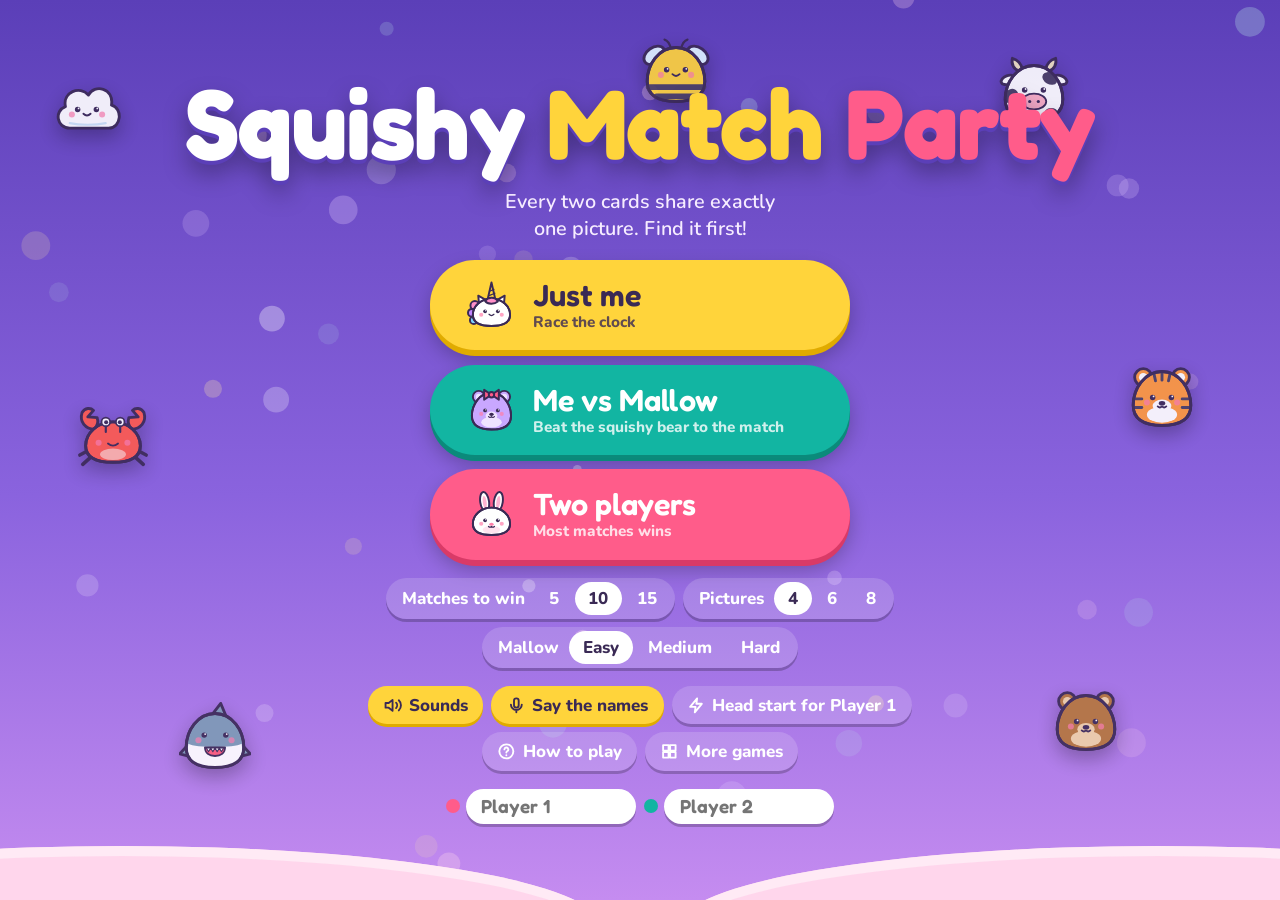
<file: games/squishy/index.html>
<!doctype html>
<html lang="en">
<head>
<meta charset="utf-8">
<meta name="viewport" content="width=device-width,initial-scale=1,viewport-fit=cover">
<title>Squishy Match Party</title>
<style>:root{box-sizing:border-box;padding-top:env(safe-area-inset-top,0px);padding-bottom:env(safe-area-inset-bottom,0px)}[hidden]{display:none!important}body{margin:0}
@font-face{font-family:'Fredoka';font-style:normal;font-weight:500 700;font-display:swap;src:url(../fonts/fredoka.woff2) format('woff2')}
@font-face{font-family:'Nunito';font-style:normal;font-weight:600 800;font-display:swap;src:url(../fonts/nunito.woff2) format('woff2')}</style>
<script>window.MATCH_DEFAULTS={n:3};</script>
</head>
<body>
<style>
/* Layout: a one-screen game table. Cream round cards on a soft purple sky; in two-player mode the top half is turned
   around so the second player sits across the table. Single committed look (bright arcade), so no dark variant. */
:root{
  --felt:#8a63de; --felt-hi:#c58cf0; --felt-lo:#5b3fb8;
  --ink:#3a2a55; --ink-soft:#7a6a99; --paper:#fffafd; --paper-edge:#f0cfe6;
  --p1:#ff5c8a; --p1-deep:#d93a67; --p2:#12b5a2; --p2-deep:#0b8a7b;
  --lemon:#ffd43b; --lemon-deep:#e0ab00; --mint:#6fe0d8; --mint-deep:#2f9e9a; --coral:#ff6b6b;
  --display:'Fredoka','Baloo 2','Arial Rounded MT Bold','Segoe UI',system-ui,sans-serif;
  --body:'Nunito','Segoe UI',system-ui,sans-serif;
  --gutter-l:max(16px, env(safe-area-inset-left, 0px));
  --gutter-r:max(16px, env(safe-area-inset-right, 0px));
  color-scheme:light;
}
html,body{height:100%}
body{
  margin:0;background:var(--felt) linear-gradient(180deg, var(--felt-lo) 0%, var(--felt) 55%, var(--felt-hi) 100%);
  color:var(--ink);font-family:var(--body);font-weight:600;
  -webkit-user-select:none;user-select:none;-webkit-tap-highlight-color:transparent;touch-action:manipulation;
  overflow:hidden;
}
#bubbles{position:fixed;inset:0;width:100%;height:100%;pointer-events:none;z-index:0}
.drift{position:absolute;inset:auto 0 0 0;height:0;z-index:-1;pointer-events:none}
.drift::before,.drift::after{content:"";position:absolute;bottom:-12vh;width:75%;height:18vh;border-radius:50%;background:#ffd6ec;box-shadow:inset 0 10px 0 #ffeaf5}
.drift::before{left:-28%}.drift::after{right:-28%}
*{box-sizing:border-box}
button{font-family:inherit;font-weight:inherit;color:inherit;border:0;background:none;padding:0;cursor:pointer}
button:focus-visible,input:focus-visible{outline:4px solid var(--lemon);outline-offset:3px}
#app{position:relative;height:100%;display:flex;flex-direction:column;padding-left:var(--gutter-l);padding-right:var(--gutter-r);padding-block:0;z-index:1}
.screen{position:absolute;inset:0;display:flex;flex-direction:column;padding-left:var(--gutter-l);padding-right:var(--gutter-r);padding-block:0}

/* ---------- Buttons ---------- */
.btn{display:inline-flex;align-items:center;justify-content:center;gap:.55em;font-family:var(--display);font-weight:600;
  border-radius:999px;padding:.6em 1.4em;font-size:clamp(18px,2.6vh,26px);line-height:1;background:var(--lemon);color:var(--ink);
  box-shadow:0 6px 0 var(--lemon-deep),0 10px 20px rgba(0,0,0,.25);transition:transform .08s,box-shadow .08s;white-space:nowrap}
.btn:active,.btn.pressed{transform:translateY(5px);box-shadow:0 1px 0 var(--lemon-deep),0 4px 10px rgba(0,0,0,.25)}
.btn.pink{background:var(--p1);color:#fff;box-shadow:0 6px 0 var(--p1-deep),0 10px 20px rgba(0,0,0,.25)}
.btn.pink:active{box-shadow:0 1px 0 var(--p1-deep),0 4px 10px rgba(0,0,0,.25)}
.btn.blue{background:var(--p2);color:#fff;box-shadow:0 6px 0 var(--p2-deep),0 10px 20px rgba(0,0,0,.25)}
.btn.blue:active{box-shadow:0 1px 0 var(--p2-deep),0 4px 10px rgba(0,0,0,.25)}
.btn.mint{background:var(--mint);color:var(--ink);box-shadow:0 6px 0 var(--mint-deep),0 10px 20px rgba(0,0,0,.25)}
.btn.mint:active{box-shadow:0 1px 0 var(--mint-deep),0 4px 10px rgba(0,0,0,.25)}
.btn.ghost{background:rgba(255,255,255,.16);color:#fff;box-shadow:0 4px 0 rgba(0,0,0,.25);font-size:clamp(15px,2vh,19px);padding:.5em 1em}
.btn.ghost:active{box-shadow:0 1px 0 rgba(0,0,0,.25)}
.btn .ic{width:1.1em;height:1.1em;stroke:currentColor;fill:none;stroke-width:2.2;stroke-linecap:round;stroke-linejoin:round}
.btn.big{font-size:clamp(22px,3.4vh,34px);padding:.65em 1.2em;width:min(420px,100%);justify-content:flex-start}
.btn.big .mode-ic{width:1.6em;height:1.6em;flex:none}
.btn.big .txt{display:flex;flex-direction:column;align-items:flex-start;gap:.15em}
.btn.big small{font-family:var(--body);font-weight:800;font-size:.5em;opacity:.8}
.iconbtn{width:clamp(40px,6vh,52px);height:clamp(40px,6vh,52px);border-radius:50%;background:rgba(255,255,255,.18);color:#fff;display:inline-flex;align-items:center;justify-content:center;box-shadow:0 3px 0 rgba(0,0,0,.25)}
.iconbtn:active{transform:translateY(2px);box-shadow:0 1px 0 rgba(0,0,0,.25)}
.iconbtn .ic{width:55%;height:55%;stroke:currentColor;fill:none;stroke-width:2.2;stroke-linecap:round;stroke-linejoin:round}
.iconbtn.off{opacity:.55}

/* ---------- Home ---------- */
#home{align-items:center;justify-content:safe center;gap:clamp(10px,2vh,22px);text-align:center;overflow:hidden auto;padding-block:10px}
.float{position:absolute;width:clamp(44px,8vh,90px);height:clamp(44px,8vh,90px);opacity:.9;filter:drop-shadow(0 8px 10px rgba(0,0,0,.3));animation:bob 6s ease-in-out infinite;pointer-events:none}
@keyframes bob{0%,100%{transform:translateY(0) rotate(var(--r))}50%{transform:translateY(-18px) rotate(calc(var(--r) + 12deg))}}
.logo{position:relative;font-family:var(--display);font-weight:700;color:#fff;font-size:clamp(30px,min(11vh,10.5vw),112px);line-height:.95;letter-spacing:-.01em;
  text-shadow:0 4px 0 var(--felt-lo),0 12px 24px rgba(0,0,0,.35);margin:0}
.logo span{display:inline-block;animation:wiggle 2.6s ease-in-out infinite}
.logo span:nth-child(2){animation-delay:.2s;color:var(--lemon)}
.logo span:nth-child(3){animation-delay:.4s;color:var(--p1)}
@keyframes wiggle{0%,100%{transform:rotate(-3deg)}50%{transform:rotate(3deg) translateY(-4px)}}
.tag{position:relative;margin:0;color:#f6ecff;font-size:clamp(15px,2.2vh,22px);max-width:34ch;text-wrap:balance}
.modes{display:flex;flex-direction:column;gap:clamp(8px,1.6vh,16px);width:min(420px,100%);align-items:stretch;position:relative}
.modes .btn.big{width:100%}
.settings{display:flex;flex-wrap:wrap;gap:8px;justify-content:center;max-width:min(560px,100%);position:relative}
.chip{display:inline-flex;align-items:center;gap:.4em;background:rgba(255,255,255,.16);color:#fff;border-radius:999px;padding:.45em .9em;font-size:clamp(13px,1.9vh,17px);font-weight:800;box-shadow:0 3px 0 rgba(0,0,0,.22)}
.chip:active{transform:translateY(2px);box-shadow:0 1px 0 rgba(0,0,0,.22)}
.chip.on{background:var(--lemon);color:var(--ink);box-shadow:0 3px 0 var(--lemon-deep)}
.chip .ic{width:1.1em;height:1.1em;stroke:currentColor;fill:none;stroke-width:2.4;stroke-linecap:round;stroke-linejoin:round}
.seg{display:inline-flex;background:rgba(255,255,255,.16);border-radius:999px;padding:4px;gap:2px;box-shadow:0 3px 0 rgba(0,0,0,.22)}
.seg .lbl{color:#fff;font-size:clamp(13px,1.9vh,17px);font-weight:800;padding:.3em .5em .3em .7em;align-self:center}
.seg button{color:#fff;font-weight:800;font-size:clamp(13px,1.9vh,17px);padding:.3em .8em;border-radius:999px}
.seg button.on{background:#fff;color:var(--ink)}
.names{display:flex;gap:8px;flex-wrap:wrap;justify-content:center;position:relative}
.names label{display:flex;align-items:center;gap:6px;color:#fff;font-size:clamp(13px,1.9vh,16px);font-weight:800}
.names input{font-family:var(--display);font-weight:600;font-size:clamp(15px,2.1vh,19px);width:9em;border-radius:999px;border:0;padding:.35em .8em;color:var(--ink);background:#fff;box-shadow:0 3px 0 rgba(0,0,0,.22)}
.names .dot{width:.9em;height:.9em;border-radius:50%;display:inline-block}
.best{color:var(--lemon);font-size:clamp(13px,1.9vh,17px);margin:0;position:relative;background:rgba(58,42,85,.72);border-radius:999px;padding:.25em .9em}
@media (max-width:480px){#home{gap:8px}.btn.big{font-size:22px;padding:.5em 1em}.modes{gap:8px}}
.best:empty{display:none}

/* ---------- Play ---------- */
#play{gap:0}
.zone{flex:1 1 0;display:flex;align-items:center;justify-content:center;min-height:0;position:relative}
.zone-inner{display:flex;flex-direction:column;align-items:center;gap:clamp(4px,1vh,10px);width:100%;height:100%;justify-content:center;padding-block:4px}
.zone.flip{transform:rotate(180deg)}
.zone-mid{flex:1.08 1 0}
.hud{display:flex;align-items:center;gap:10px;color:#fff;font-family:var(--display);font-size:clamp(16px,2.6vh,24px);width:min(100%,520px);justify-content:center}
.hud .pname{display:flex;align-items:center;gap:.4em;background:rgba(0,0,0,.22);border-radius:999px;padding:.25em .9em .25em .4em}
.hud .pname .av{width:1.5em;height:1.5em;border-radius:50%;background:var(--pc);display:inline-flex;align-items:center;justify-content:center;flex:none}
.hud .pname .av svg{width:70%;height:70%}
.hud .score{font-weight:700;font-size:1.5em;min-width:1.5em;text-align:center;background:var(--pc);color:#fff;border-radius:.6em;padding:.05em .35em;box-shadow:0 4px 0 rgba(0,0,0,.25);font-variant-numeric:tabular-nums;transition:transform .2s}
.hud .score.bump{transform:scale(1.25)}
.hud .scorecards{display:flex;gap:2px}
.hud .scorecards i{width:.55em;height:.8em;border-radius:3px;background:#fff;opacity:.9;box-shadow:0 1px 0 rgba(0,0,0,.3)}
.zone-mid{gap:clamp(10px,3vw,34px)}
.side{display:flex;flex-direction:column;align-items:center;gap:10px;width:clamp(56px,11vw,96px);flex:none}
.timer{font-family:var(--display);font-weight:600;color:#fff;font-size:clamp(15px,2.3vh,22px);background:rgba(0,0,0,.22);border-radius:999px;padding:.25em .7em;font-variant-numeric:tabular-nums;min-width:3.6em;text-align:center}
.card-wrap{position:relative;width:var(--card);height:var(--card);flex:none;filter:drop-shadow(0 10px 16px rgba(0,0,0,.38))}
.card{width:100%;height:100%;display:block;overflow:visible}
.card .sym{cursor:pointer}
.card .sym-inner{transform-box:fill-box;transform-origin:center}
.card .sym.ok .sym-inner{animation:pop .7s cubic-bezier(.34,1.56,.64,1)}
.card .sym.ok .ring{animation:ring .7s ease-out forwards}
.card .ring{opacity:0;fill:none;stroke:var(--lemon);stroke-width:7}
.card .sym.bad .sym-inner{animation:wig .4s ease-in-out}
@keyframes pop{0%{transform:scale(1)}40%{transform:scale(1.35)}100%{transform:scale(1.12)}}
@keyframes ring{0%{opacity:1;r:52}100%{opacity:0;r:80}}
@keyframes wig{0%,100%{transform:rotate(0)}25%{transform:rotate(-14deg)}75%{transform:rotate(14deg)}}
.card-wrap.shake{animation:shake .4s}
@keyframes shake{0%,100%{transform:translateX(0)}20%{transform:translateX(-10px)}40%{transform:translateX(10px)}60%{transform:translateX(-7px)}80%{transform:translateX(7px)}}
.card-wrap.drop{animation:drop .55s cubic-bezier(.34,1.56,.64,1)}
@keyframes drop{0%{transform:scale(.4) rotate(-25deg);opacity:0}100%{transform:scale(1) rotate(0);opacity:var(--op,1)}}
.card-wrap.fly-down{animation:flyd .45s ease-in forwards}
.card-wrap.fly-up{animation:flyu .45s ease-in forwards}
@keyframes flyd{to{transform:translateY(60vh) scale(.5) rotate(20deg);opacity:0}}
@keyframes flyu{to{transform:translateY(-60vh) scale(.5) rotate(-20deg);opacity:0}}
.pile{position:relative;width:var(--card);height:var(--card)}
.pile::before,.pile::after{content:"";position:absolute;inset:0;border-radius:50%;background:var(--paper);border:2px solid var(--paper-edge);box-shadow:0 4px 8px rgba(0,0,0,.25)}
.pile::before{transform:rotate(-6deg) translate(-5px,4px)}
.pile::after{transform:rotate(5deg) translate(5px,3px)}
.pile .card-wrap{position:absolute;inset:0;z-index:1}
.pile.empty::before,.pile.empty::after{display:none}
.freeze{position:absolute;inset:0;border-radius:50%;background:rgba(96,60,180,.66);display:flex;align-items:center;justify-content:center;color:#fff;font-family:var(--display);font-size:clamp(20px,4vh,40px);font-weight:700;opacity:0;pointer-events:none;transition:opacity .15s}
.freeze.on{opacity:1;pointer-events:auto}
.veil{position:absolute;inset:0;border-radius:50%;background:var(--paper);display:flex;align-items:center;justify-content:center;color:var(--ink-soft);font-family:var(--display);font-size:clamp(18px,3.4vh,34px);font-weight:600;opacity:0;pointer-events:none;transition:opacity .2s}
.veil.on{opacity:1;pointer-events:auto}
.callout{position:absolute;left:50%;top:50%;transform:translate(-50%,-50%);font-family:var(--display);font-weight:700;font-size:clamp(28px,6vh,64px);color:#fff;
  text-shadow:0 3px 0 var(--pc-deep,#000),0 8px 18px rgba(0,0,0,.4);pointer-events:none;opacity:0;letter-spacing:.02em;white-space:nowrap;z-index:5}
.callout.show{animation:callout 1.1s ease-out forwards}
@keyframes callout{0%{opacity:0;transform:translate(-50%,-50%) scale(.5)}20%{opacity:1;transform:translate(-50%,-50%) scale(1.15)}75%{opacity:1;transform:translate(-50%,-60%) scale(1)}100%{opacity:0;transform:translate(-50%,-80%) scale(.95)}}
.thinking{display:inline-flex;gap:4px;margin-left:.4em}
.thinking i{width:.35em;height:.35em;border-radius:50%;background:#fff;animation:blink 1.2s infinite}
.thinking i:nth-child(2){animation-delay:.2s}.thinking i:nth-child(3){animation-delay:.4s}
@keyframes blink{0%,80%,100%{opacity:.25}40%{opacity:1}}
.countdown{position:absolute;inset:0;display:flex;align-items:center;justify-content:center;font-family:var(--display);font-weight:700;color:#fff;font-size:clamp(90px,24vh,220px);text-shadow:0 6px 0 var(--felt-lo),0 16px 30px rgba(0,0,0,.4);pointer-events:none;z-index:6}
.countdown span{animation:count .9s ease-out}
@keyframes count{0%{transform:scale(2.2);opacity:0}30%{transform:scale(1);opacity:1}100%{transform:scale(.8);opacity:0}}

/* sizes */
#play{--card:min(80vw, 36vh)}
#play.duel,#play.robot{--card:min(44vw, 26vh)}
@media (orientation:landscape){
  #play.solo{flex-direction:row;--card:min(34vw, 66vh)}
  #play.solo .zone-bot .zone-inner{flex-direction:column-reverse}
  #play.duel,#play.robot{--card:min(30vw, 26vh)}
}
#play.solo .zone-top{display:none}
#play.solo .zone-mid{flex:1.25 1 0}

/* ---------- Result ---------- */
#result{align-items:center;justify-content:center;gap:clamp(8px,1.8vh,18px);text-align:center}
.trophy{width:clamp(90px,18vh,170px);height:clamp(90px,18vh,170px);filter:drop-shadow(0 10px 16px rgba(0,0,0,.35));animation:drop .7s cubic-bezier(.34,1.56,.64,1)}
.result-h{font-family:var(--display);font-weight:700;color:#fff;font-size:clamp(36px,8vh,80px);margin:0;line-height:1;text-shadow:0 4px 0 var(--felt-lo),0 12px 24px rgba(0,0,0,.35);text-wrap:balance}
.result-sub{color:#f6ecff;font-size:clamp(17px,2.6vh,26px);margin:0;max-width:30ch;text-wrap:balance}
.stars{display:flex;gap:6px}
.stars svg{width:clamp(44px,8vh,72px);height:clamp(44px,8vh,72px);filter:drop-shadow(0 6px 8px rgba(0,0,0,.3));animation:drop .6s cubic-bezier(.34,1.56,.64,1) both}
.stars svg:nth-child(2){animation-delay:.2s}.stars svg:nth-child(3){animation-delay:.4s}
.stars svg.dim{--op:.25;opacity:.25;filter:none}
.newbest{background:var(--lemon);color:var(--ink);font-family:var(--display);font-weight:700;border-radius:999px;padding:.3em 1em;font-size:clamp(16px,2.4vh,22px);box-shadow:0 4px 0 var(--lemon-deep)}
.row{display:flex;gap:12px;flex-wrap:wrap;justify-content:center}
.final{display:flex;gap:clamp(12px,3vw,32px);align-items:center;font-family:var(--display);color:#fff;font-size:clamp(20px,3.6vh,36px)}
.final .fs{display:flex;flex-direction:column;align-items:center;gap:4px}
.final .fs b{font-size:1.8em;background:var(--pc);border-radius:.5em;padding:.05em .4em;box-shadow:0 5px 0 rgba(0,0,0,.25);font-variant-numeric:tabular-nums}
.final .vs{opacity:.7;font-size:.8em}

/* ---------- Help ---------- */
#help{background:rgba(44,24,90,.88);align-items:center;justify-content:center;z-index:20}
.help-card{background:var(--paper);border-radius:28px;padding:clamp(16px,3vh,28px);width:min(560px,100%);max-height:100%;overflow:auto;display:flex;flex-direction:column;gap:clamp(10px,1.8vh,18px);align-items:center;box-shadow:0 20px 40px rgba(0,0,0,.4)}
.help-card h2{font-family:var(--display);font-weight:700;font-size:clamp(26px,4.5vh,40px);margin:0;color:var(--ink)}
.help-card p{margin:0;font-size:clamp(16px,2.3vh,20px);text-align:center;max-width:36ch;color:var(--ink);text-wrap:balance}
.demo{display:flex;gap:clamp(8px,2vw,20px);--card:min(38vw,22vh)}
.demo .card{width:var(--card);height:var(--card);flex:none}
.demo .card .sym.demo-hit .sym-inner{animation:pop 1.4s cubic-bezier(.34,1.56,.64,1) infinite alternate}
.demo .card .sym.demo-hit .ring{animation:ring 1.4s ease-out infinite}
.steps{display:flex;flex-direction:column;gap:8px;width:100%}
.step{display:flex;align-items:center;gap:12px;font-size:clamp(15px,2.2vh,19px);color:var(--ink)}
.step .n{width:2em;height:2em;border-radius:50%;background:var(--lemon);display:inline-flex;align-items:center;justify-content:center;font-family:var(--display);font-weight:700;flex:none;box-shadow:0 3px 0 var(--lemon-deep)}

#confetti{position:fixed;inset:0;pointer-events:none;z-index:30}
.hidden-sprite{position:absolute;width:0;height:0;overflow:hidden}
@media (prefers-reduced-motion:reduce){*{animation-duration:.01ms!important;animation-iteration-count:1!important;transition-duration:.01ms!important}}
</style>

<svg class="hidden-sprite" aria-hidden="true" id="sprite"></svg>
<canvas id="bubbles" aria-hidden="true"></canvas>

<div id="app">
  <!-- HOME -->
  <section class="screen" id="home">
    <div class="drift"></div>
    <h1 class="logo"><span>Squishy</span> <span>Match</span> <span>Party</span></h1>
    <p class="tag">Every two cards share exactly one picture. Find it first!</p>
    <div class="modes">
      <button class="btn big" id="btnSolo">
        <svg class="mode-ic" viewBox="0 0 48 48"><use href="#sym-8"/></svg>
        <span class="txt">Just me<small>Race the clock</small></span>
      </button>
      <button class="btn big blue" id="btnRobot">
        <svg class="mode-ic" viewBox="0 0 48 48"><use href="#ic-robot"/></svg>
        <span class="txt">Me vs Mallow<small>Beat the squishy bear to the match</small></span>
      </button>
      <button class="btn big pink" id="btnDuel">
        <svg class="mode-ic" viewBox="0 0 48 48"><use href="#sym-2"/></svg>
        <span class="txt">Two players<small>Most matches wins</small></span>
      </button>
    </div>
    <div class="settings">
      <div class="seg"><span class="lbl">Matches to win</span><button data-target="5">5</button><button data-target="10">10</button><button data-target="15">15</button></div>
      <div class="seg"><span class="lbl">Pictures</span><button data-n="3">4</button><button data-n="5">6</button><button data-n="7">8</button></div>
      <div class="seg"><span class="lbl">Mallow</span><button data-robot="easy">Easy</button><button data-robot="medium">Medium</button><button data-robot="hard">Hard</button></div>
    </div>
    <div class="settings">
      <button class="chip" id="chipSound"><svg class="ic" viewBox="0 0 24 24"><path d="M11 5 6 9H2v6h4l5 4zM15.5 8.5a5 5 0 0 1 0 7M19 5.5a9 9 0 0 1 0 13"/></svg>Sounds</button>
      <button class="chip" id="chipVoice"><svg class="ic" viewBox="0 0 24 24"><path d="M12 3a3 3 0 0 0-3 3v6a3 3 0 0 0 6 0V6a3 3 0 0 0-3-3zM5 11a7 7 0 0 0 14 0M12 18v3"/></svg>Say the names</button>
      <button class="chip" id="chipHead"><svg class="ic" viewBox="0 0 24 24"><path d="M13 3 4 14h7l-1 7 9-11h-7z"/></svg>Head start for Player 1</button>
      <button class="chip" id="btnHelp"><svg class="ic" viewBox="0 0 24 24"><circle cx="12" cy="12" r="9"/><path d="M9.5 9.5a2.5 2.5 0 1 1 3.5 2.3c-.7.4-1 1-1 1.7M12 17h.01"/></svg>How to play</button>
      <a class="chip" href="../" style="text-decoration:none"><svg class="ic" viewBox="0 0 24 24"><path d="M4 4h7v7H4zM13 4h7v7h-7zM4 13h7v7H4zM13 13h7v7h-7z"/></svg>More games</a>
    </div>
    <div class="names">
      <label><span class="dot" style="background:var(--p1)"></span><input id="inpP1" maxlength="12" placeholder="Player 1"></label>
      <label><span class="dot" style="background:var(--p2)"></span><input id="inpP2" maxlength="12" placeholder="Player 2"></label>
    </div>
    <p class="best" id="bestLine"></p>
  </section>

  <!-- PLAY -->
  <section class="screen" id="play" hidden>
    <div class="zone zone-top" id="zoneTop" style="--pc:var(--p2);--pc-deep:var(--p2-deep)">
      <div class="zone-inner">
        <div class="hud"><span class="pname"><span class="av" id="avTop"></span><span id="nameTop">Player 2</span><span class="thinking" id="think" hidden><i></i><i></i><i></i></span></span><span class="score" id="scoreTop">0</span></div>
        <div class="card-wrap" id="wrapTop"><svg class="card" id="cardTop" viewBox="-100 -100 200 200"></svg><div class="freeze" id="freezeTop">Squish!</div><div class="veil" id="veilTop">Wait for it...</div></div>
        <div class="callout" id="calloutTop"></div>
      </div>
    </div>
    <div class="zone zone-mid">
      <div class="side"><button class="iconbtn" id="btnQuit" aria-label="Back to menu"><svg class="ic" viewBox="0 0 24 24"><path d="M3 11 12 3l9 8M5 10v10h5v-6h4v6h5V10"/></svg></button></div>
      <div class="pile" id="pile"><div class="card-wrap" id="wrapMid"><svg class="card" id="cardMid" viewBox="-100 -100 200 200"></svg></div></div>
      <div class="side"><div class="timer" id="timer">0:00</div><button class="iconbtn" id="btnMute" aria-label="Sound on or off"><svg class="ic" viewBox="0 0 24 24"><path d="M11 5 6 9H2v6h4l5 4zM15.5 8.5a5 5 0 0 1 0 7M19 5.5a9 9 0 0 1 0 13"/></svg></button></div>
    </div>
    <div class="zone zone-bot" id="zoneBot" style="--pc:var(--p1);--pc-deep:var(--p1-deep)">
      <div class="zone-inner">
        <div class="card-wrap" id="wrapBot"><svg class="card" id="cardBot" viewBox="-100 -100 200 200"></svg><div class="freeze" id="freezeBot">Squish!</div></div>
        <div class="hud"><span class="pname"><span class="av" id="avBot"></span><span id="nameBot">Player 1</span></span><span class="score" id="scoreBot">0</span></div>
        <div class="callout" id="calloutBot"></div>
      </div>
    </div>
    <div class="countdown" id="countdown" hidden></div>
  </section>

  <!-- RESULT -->
  <section class="screen" id="result" hidden>
    <div class="drift"></div>
    <svg class="trophy" viewBox="0 0 100 100"><use href="#ic-trophy"/></svg>
    <h2 class="result-h" id="resultH">You did it!</h2>
    <p class="result-sub" id="resultSub"></p>
    <div class="stars" id="stars"></div>
    <div class="final" id="final" hidden></div>
    <div class="newbest" id="newBest" hidden>New best time!</div>
    <div class="row">
      <button class="btn mint" id="btnAgain"><svg class="ic" viewBox="0 0 24 24"><path d="M3 12a9 9 0 0 1 15.5-6.3L21 8M21 3v5h-5M21 12a9 9 0 0 1-15.5 6.3L3 16M3 21v-5h5"/></svg>Play again</button>
      <button class="btn ghost" id="btnHome">Menu</button>
    </div>
  </section>

  <!-- HELP -->
  <section class="screen" id="help" hidden>
    <div class="help-card">
      <h2>How to play</h2>
      <p>Any two cards always have exactly one picture that's the same. Spot it and tap it!</p>
      <div class="demo"><svg class="card" id="demoA" viewBox="-100 -100 200 200"></svg><svg class="card" id="demoB" viewBox="-100 -100 200 200"></svg></div>
      <div class="steps">
        <div class="step"><span class="n">1</span>Look at your card and the card in the middle.</div>
        <div class="step"><span class="n">2</span>Find the one picture that's on both.</div>
        <div class="step"><span class="n">3</span>Tap it on your card. First to find it wins the card!</div>
      </div>
      <button class="btn mint" id="btnHelpClose">Got it!</button>
    </div>
  </section>
</div>
<canvas id="confetti"></canvas>

<script>
(function(){
'use strict';
/* ================= Symbols: 57 hand-drawn sticker icons ================= */
const INK='#3a2a55',DK='#4a4063';
/* Every picture is a squishy plush: one soft egg body, a tiny face, and one or two features that tell it apart. */
const BODY='M50 16C74 16 90 40 90 63C90 83 74 91 50 91S10 83 10 63C10 40 26 16 50 16Z';
const LOW='M50 36C72 36 88 52 88 69C88 86 72 92 50 92S12 86 12 69C12 52 28 36 50 36Z';
const mir=s=>s+`<g transform="matrix(-1 0 0 1 100 0)">${s}</g>`;
const eyes=(y,dx=13,r=3.8)=>`<g stroke="none"><g fill="${INK}"><circle cx="${50-dx}" cy="${y}" r="${r}"/><circle cx="${50+dx}" cy="${y}" r="${r}"/></g><g fill="#fff"><circle cx="${51.3-dx}" cy="${y-1.4}" r="${r/3}"/><circle cx="${51.3+dx}" cy="${y-1.4}" r="${r/3}"/></g></g>`;
const bigEyes=(y,dx,c,r=6.5)=>`<g fill="${c}" stroke-width="2.5"><circle cx="${50-dx}" cy="${y}" r="${r}"/><circle cx="${50+dx}" cy="${y}" r="${r}"/></g><g fill="${INK}" stroke="none"><circle cx="${50-dx}" cy="${y}" r="${r*.45}"/><circle cx="${50+dx}" cy="${y}" r="${r*.45}"/></g>`;
const cheeks=(y,dx=13,off=8,r=4.2)=>`<g fill="#ff7fab" stroke="none" opacity=".7"><circle cx="${50-dx-off}" cy="${y+7}" r="${r}"/><circle cx="${50+dx+off}" cy="${y+7}" r="${r}"/></g>`;
const smile=y=>`<path d="M45 ${y+6}q5 5 10 0" fill="none" stroke-width="2.5"/>`;
const nose=(y,c=INK)=>`<ellipse cx="50" cy="${y}" rx="4.5" ry="3.2" fill="${c}" stroke="none"/>`;
const wmouth=y=>`<path d="M44 ${y}q3 3 6 0q3 3 6 0" fill="none" stroke-width="2.5"/>`;
const face=(y,dx=13,off=8,r=4.2)=>eyes(y,dx)+cheeks(y,dx,off,r)+smile(y);
const faceN=(y,dx=13,nc=INK)=>eyes(y,dx)+cheeks(y,dx)+nose(y+8,nc)+wmouth(y+12.5);
function sq(o){const b=o.b||(o.low?LOW:BODY),y=o.y||(o.low?62:52);
  return (o.back||'')+`<path d="${b}" fill="${o.c}"/>`+(o.belly?`<ellipse cx="50" cy="${o.low?81:76}" rx="${o.low?18:21}" ry="${o.low?8:11}" fill="${o.belly}" stroke="none"/>`:'')+(o.mid||'')+`<path d="${b}" fill="none"/>`+(o.face===undefined?face(y,o.dx):o.face)+(o.front||'');}
const roundEars=(c,inner,r=12)=>mir(`<circle cx="24" cy="24" r="${r}" fill="${c}"/><circle cx="24" cy="24" r="${r/2}" fill="${inner}" stroke="none"/>`);
const pointEars=(c,inner)=>mir(`<path d="M18 40L13 7l27 15Z" fill="${c}"/><path d="M20 29l-2-13 12 8Z" fill="${inner}" stroke="none"/>`);
const feet=`<path d="M33 97h13l-6-9ZM54 97h13l-6-9Z" fill="#ff9f43" stroke-width="2.5"/>`;
const arc=(r,c,w)=>`<path d="M${50-r} 74a${r} ${r} 0 0 1 ${2*r} 0" stroke="${c}" stroke-width="${w}"/>`;
const STAR='M50 8 60.6 35.4 89.9 37 67.1 55.6 74.7 84 50 68 25.3 84 32.9 55.6 10.1 37 39.4 35.4Z';

const SYMBOLS=[
['Black cat',sq({c:'#3b3550',back:pointEars('#3b3550','#ff9ecb'),face:bigEyes(52,13,'#ffe14d')+cheeks(52)+`<path d="M47 61h6l-3 4Z" fill="#ff9ecb" stroke="none"/>`,front:`<path d="M31 63l-12-2M31 67l-12 3M69 63l12-2M69 67l12 3" fill="none" stroke="#fff" stroke-width="2.5"/>`})],
['Puppy',sq({c:'#f0c98a',belly:'#fff3df',mid:`<ellipse cx="37" cy="52" rx="10" ry="11" fill="#d9a05a" stroke="none"/>`,face:faceN(52),front:mir(`<path d="M25 25C9 25 4 48 10 63c10-1 16-13 18-31Z" fill="#8a5a2b"/>`)})],
['Bunny',sq({low:1,c:'#fff',belly:'#ffe3ef',back:mir(`<g transform="rotate(-8 36 24)"><ellipse cx="36" cy="24" rx="9" ry="20" fill="#fff"/><ellipse cx="36" cy="25" rx="4" ry="13" fill="#ffb3d1" stroke="none"/></g>`),face:faceN(62,13,'#ff7fab')})],
['Bear',sq({c:'#b5763a',belly:'#f0d2a8',back:roundEars('#b5763a','#f0d2a8'),mid:`<ellipse cx="50" cy="63" rx="12" ry="9" fill="#f0d2a8" stroke="none"/>`,face:faceN(52)})],
['Panda',sq({c:'#fff',back:roundEars(DK,DK),face:mir(`<ellipse cx="36" cy="52" rx="8" ry="10" fill="${DK}" stroke="none" transform="rotate(15 36 52)"/><circle cx="37" cy="51" r="3" fill="#fff" stroke="none"/>`)+cheeks(52,16)+nose(62)+wmouth(66.5)})],
['Koala',sq({c:'#a9b4c2',belly:'#e6ebf2',back:mir(`<circle cx="17" cy="32" r="15" fill="#a9b4c2"/><circle cx="17" cy="32" r="8" fill="#f1e6ee" stroke="none"/>`),face:eyes(50,15)+cheeks(50,15)+`<ellipse cx="50" cy="58" rx="6.5" ry="9" fill="${DK}" stroke="none"/><path d="M46 71q4 3 8 0" fill="none" stroke-width="2.5"/>`})],
['Fox',sq({c:'#ff8a2a',back:pointEars('#ff8a2a',DK),mid:`<path d="M11 60c12-4 26 4 39 14 13-10 27-18 39-14 2 22-14 31-39 31S9 82 11 60Z" fill="#fff" stroke="none"/>`,face:eyes(50)+cheeks(50)+nose(77)})],
['Frog',sq({c:'#5ad66b',belly:'#d6f7c4',back:mir(`<circle cx="30" cy="24" r="13" fill="#5ad66b"/>`),face:mir(`<circle cx="30" cy="24" r="7.5" fill="#fff" stroke-width="2.5"/><circle cx="31" cy="25" r="3.5" fill="${INK}" stroke="none"/>`)+cheeks(50,14)+`<path d="M36 56q14 11 28 0" fill="none" stroke-width="3"/>`})],
['Unicorn',sq({low:1,c:'#fff',back:`<path d="M50 3l8 35H42Z" fill="#ffd43b"/><path d="M46 21l9-4M45 30l12-5" fill="none" stroke-width="2.5"/><circle cx="16" cy="50" r="9" fill="#ff8fc8"/><circle cx="10" cy="65" r="8" fill="#c084fc"/><circle cx="14" cy="80" r="8" fill="#7fd3ff"/>`+mir(`<path d="M25 52l-2-22 18 10Z" fill="#fff"/>`),front:`<path d="M37 41c6-9 21-9 26 1-7 6-21 6-26-1Z" fill="#ff8fc8"/>`})],
['Dragon',sq({c:'#e8455a',belly:'#ffe9a8',back:mir(`<path d="M16 46L2 26l2 34Z" fill="#ffb347"/><path d="M32 26l-8-20 18 12Z" fill="#ffd43b"/>`),face:eyes(52)+cheeks(52)+`<g fill="${INK}" stroke="none"><circle cx="46" cy="61" r="1.6"/><circle cx="54" cy="61" r="1.6"/></g><path d="M42 66q8 6 16 0" fill="none" stroke-width="2.5"/><path d="M52 68.500l2 4 2-5" fill="#fff" stroke-width="1.5"/>`})],
['Axolotl',sq({c:'#ffc4dc',belly:'#fff0f6',back:mir(`<g fill="none"><path d="M18 38L9 28M14 52H7M17 66L9 75" stroke-width="11"/><path d="M18 38L9 28M14 52H7M17 66L9 75" stroke="#ff5c9d" stroke-width="5"/></g>`),face:eyes(52,15)+cheeks(52,15)+`<path d="M40 59q10 7 20 0" fill="none" stroke-width="2.5"/>`})],
['Penguin',sq({c:'#3b4a6b',back:mir(`<path d="M14 52L2 72l14-4Z" fill="#3b4a6b"/>`)+feet,mid:`<path d="M50 40c-9-8-26-3-26 11 0 5 2 9 2 14 0 14 10 23 24 23s24-9 24-23c0-5 2-9 2-14 0-14-17-19-26-11Z" fill="#fff" stroke="none"/>`,face:eyes(52,12)+cheeks(52,12,7)+`<path d="M45 58h10l-5 7Z" fill="#ff9f43" stroke-width="2.5"/>`})],
['Owl',sq({c:'#b07a45',belly:'#f0d7b8',back:mir(`<path d="M20 34L16 8l22 14Z" fill="#b07a45"/>`),face:mir(`<circle cx="36" cy="48" r="12" fill="#fff" stroke-width="2.5"/><circle cx="37" cy="48" r="5" fill="${INK}" stroke="none"/>`)+`<path d="M45 58h10l-5 8Z" fill="#ff9f43" stroke-width="2.5"/>`,front:`<path d="M41 75l3 3 3-3M53 75l3 3 3-3" fill="none" stroke="#b07a45" stroke-width="2.5"/>`})],
['Cow',sq({c:'#fff',back:mir(`<path d="M30 24C22 22 18 14 20 6c7 2 13 8 14 16Z" fill="#f0e2c0"/><ellipse cx="14" cy="36" rx="10" ry="6" fill="#fff" transform="rotate(-20 14 36)"/>`),mid:`<g fill="${DK}" stroke="none"><path d="M12 52c8-8 18-2 16 8s-12 12-17 6c-1-4 0-10 1-14Z"/><ellipse cx="72" cy="34" rx="11" ry="8" transform="rotate(30 72 34)"/><ellipse cx="74" cy="81" rx="9" ry="6"/></g>`,face:eyes(50)+`<ellipse cx="50" cy="66" rx="17" ry="11" fill="#ffb3c6" stroke-width="2.5"/><g fill="${INK}" stroke="none"><circle cx="44" cy="66" r="2.2"/><circle cx="56" cy="66" r="2.2"/></g>`})],
['Pig',sq({c:'#ffa3bd',back:mir(`<path d="M20 36L18 12l22 10Z" fill="#ff7fa3"/>`),face:eyes(50)+cheeks(50,15)+`<ellipse cx="50" cy="63" rx="12" ry="8.5" fill="#ff7fa3" stroke-width="2.5"/><g fill="${INK}" stroke="none"><ellipse cx="46" cy="63" rx="1.8" ry="2.6"/><ellipse cx="54" cy="63" rx="1.8" ry="2.6"/></g>`})],
['Chick',sq({c:'#ffd43b',belly:'#fff3a8',back:`<path d="M50 18c-8-6-6-14-2-16 2 4 4 6 2 16ZM52 18c4-8 10-10 14-8-2 4-6 8-14 8Z" fill="#ffb300"/>`+feet,face:eyes(50)+cheeks(50)+`<path d="M44 59h12l-6 7Z" fill="#ff8a2a" stroke-width="2.5"/>`,front:mir(`<ellipse cx="13" cy="64" rx="6" ry="12" fill="#ffb300" transform="rotate(12 13 64)"/>`)})],
['Bee',sq({c:'#ffd43b',back:mir(`<ellipse cx="20" cy="27" rx="16" ry="11" fill="#dff3ff" transform="rotate(-35 20 27)"/>`)+`<path d="M43 18C41 9 38 6 34 5M57 18c2-9 5-12 9-13" fill="none" stroke-width="3"/>`,mid:`<path d="M12 71h76M23 84h54" fill="none" stroke="${DK}" stroke-width="8"/>`,y:47})],
['Ladybug',sq({c:'#ff3b3b',back:`<path d="M43 18C41 9 38 6 34 5M57 18c2-9 5-12 9-13" fill="none" stroke-width="3"/><circle cx="33" cy="6" r="3.5" fill="${DK}" stroke="none"/><circle cx="67" cy="6" r="3.5" fill="${DK}" stroke="none"/>`,mid:`<path d="M50 66v25" fill="none" stroke-width="2.5"/><g fill="${DK}" stroke="none"><circle cx="24" cy="45" r="5"/><circle cx="76" cy="45" r="5"/><circle cx="29" cy="76" r="7"/><circle cx="71" cy="76" r="7"/><circle cx="50" cy="29" r="5"/></g>`})],
['Octopus',sq({c:'#ff8a5c',back:`<g fill="#ff8a5c"><circle cx="14" cy="80" r="10"/><circle cx="32" cy="88" r="9"/><circle cx="50" cy="89" r="9"/><circle cx="68" cy="88" r="9"/><circle cx="86" cy="80" r="10"/></g>`,mid:`<g fill="#ffc2a8" stroke="none"><circle cx="34" cy="31" r="4"/><circle cx="46" cy="25" r="3"/><circle cx="63" cy="31" r="3.5"/></g>`,face:eyes(52)+cheeks(52)+`<circle cx="50" cy="61" r="3.5" fill="${INK}" stroke="none"/>`})],
['Whale',sq({c:'#4f9dff',back:`<path d="M50 18v-8" fill="none"/><g fill="#9fdcff" stroke-width="2.5"><circle cx="38" cy="10" r="5"/><circle cx="50" cy="6" r="4"/><circle cx="62" cy="10" r="5"/></g>`+mir(`<path d="M14 62L2 74l14 6Z" fill="#4f9dff"/>`),mid:`<path d="M12 68c12 8 64 8 76 0-2 16-16 23-38 23S14 84 12 68Z" fill="#e3f2ff" stroke="none"/><path d="M40 79v9M50 79v10M60 79v9" fill="none" stroke="#9cc8f0" stroke-width="2"/>`,face:face(50,16)})],
['Shark',sq({c:'#7d9bb5',back:`<path d="M44 20L58 2l10 24Z" fill="#7d9bb5"/>`+mir(`<path d="M14 58L1 72l15 4Z" fill="#7d9bb5"/>`),mid:`<path d="M13 58c10 6 64 6 74 0 4 22-12 33-37 33S9 80 13 58Z" fill="#fff" stroke="none"/>`,face:eyes(46,15)+cheeks(46,15)+`<path d="M36 63h28c0 8-6 12-14 12s-14-4-14-12Z" fill="#ff5c7a" stroke-width="2.5"/><path d="M38 64l3 5 3-5 3 5 3-5 3 5 3-5 3 5 3-5Z" fill="#fff" stroke-width="1.5"/>`})],
['Narwhal',sq({low:1,c:'#5fd6cf',belly:'#e6fffb',back:`<path d="M50 3l7 35H43Z" fill="#fff3c4"/><path d="M46 21l8-3M45 29l10-4" fill="none" stroke-width="2.5"/>`+mir(`<path d="M15 68L2 80l15 4Z" fill="#5fd6cf"/>`),mid:`<g fill="#3fb5ae" stroke="none"><circle cx="28" cy="50" r="3"/><circle cx="72" cy="48" r="3.5"/><circle cx="64" cy="42" r="2.5"/></g>`})],
['Turtle',sq({low:1,c:'#8fdc6b',belly:'#fff0b8',back:`<path d="M6 70C6 30 26 8 50 8s44 22 44 62Z" fill="#a86b35"/><path d="M50 9v27M28 18l9 21M72 18l-9 21" fill="none" stroke="#7a4e2a" stroke-width="3"/>`})],
['Dino',sq({c:'#b6e04a',belly:'#f3ffc2',back:`<path d="M26 30l4-18 12 8ZM42 18l8-15 8 15ZM58 20l12-8 4 18Z" fill="#ff8a2a"/>`,mid:`<g fill="#8fc22e" stroke="none"><circle cx="22" cy="44" r="4"/><circle cx="79" cy="48" r="3.5"/><circle cx="70" cy="34" r="3"/></g>`})],
['Elephant',sq({c:'#9db7d6',back:mir(`<ellipse cx="13" cy="44" rx="12" ry="20" fill="#9db7d6"/><ellipse cx="13" cy="44" rx="6" ry="12" fill="#ffc4dc" stroke="none"/>`),face:eyes(50,17)+cheeks(50,17,6)+`<path d="M43 56h14v16c0 9 10 7 9 1 5 4 2 14-7 14-10 0-16-6-16-15Z" fill="#9db7d6" stroke-width="3"/><path d="M45 64h10M45 71h9" fill="none" stroke-width="2"/>`})],
['Lion',sq({c:'#ffc24a',b:'M50 24a30 30 0 1 0 .01 0Z',back:`<g fill="#c9772a"><circle cx="80" cy="54" r="15"/><circle cx="74.300" cy="71.600" r="15"/><circle cx="59.300" cy="82.500" r="15"/><circle cx="40.700" cy="82.500" r="15"/><circle cx="25.700" cy="71.600" r="15"/><circle cx="20" cy="54" r="15"/><circle cx="25.700" cy="36.400" r="15"/><circle cx="40.700" cy="25.500" r="15"/><circle cx="59.300" cy="25.500" r="15"/><circle cx="74.300" cy="36.400" r="15"/></g>`,mid:`<ellipse cx="50" cy="63" rx="11" ry="8" fill="#fff3df" stroke="none"/>`,face:eyes(52,11)+cheeks(52,11,7,3.6)+nose(60)+wmouth(64.5)})],
['Tiger',sq({c:'#ff9a3c',belly:'#fff',back:roundEars('#ff9a3c','#fff'),mid:`<ellipse cx="50" cy="64" rx="13" ry="9" fill="#fff" stroke="none"/><path d="M50 17v11M39 20l2 9M61 20l-2 9M11 54h11M12 66h10M89 54H78M88 66H78" fill="none" stroke="${DK}" stroke-width="4"/>`,face:faceN(52)})],
['Monkey',sq({c:'#8a5a2b',back:mir(`<circle cx="12" cy="48" r="10" fill="#8a5a2b"/><circle cx="12" cy="48" r="5" fill="#f0c79a" stroke="none"/>`),mid:`<path d="M50 40c-8-9-25-4-25 10 0 6 3 9 3 14 0 11 9 17 22 17s22-6 22-17c0-5 3-8 3-14 0-14-17-19-25-10Z" fill="#f0c79a" stroke="none"/>`,face:eyes(52,12)+cheeks(52,12,6)+`<g fill="${INK}" stroke="none"><circle cx="47" cy="61" r="1.5"/><circle cx="53" cy="61" r="1.5"/></g><path d="M40 66q10 8 20 0" fill="none" stroke-width="2.5"/>`})],
['Hedgehog',sq({c:'#f6dfbd',back:`<path d="M50 3l8 11 10-8 4 12 12-4-2 13 12 2-7 11 9 8-10 6 4 12H10l4-12-10-6 9-8-7-11 12-2-2-13 12 4 4-12 10 8Z" fill="#8a5a2b"/>`,face:faceN(55),front:`<path d="M22 41l6-8 5 7 6-9 5 8 6-9 6 9 5-8 6 9 5-7 6 8C74 23 62 16 50 16S26 23 22 41Z" fill="#8a5a2b"/>`})],
['Giraffe',sq({low:1,c:'#ffd766',back:`<g fill="none"><path d="M38 40V14M62 40V14" stroke-width="10"/><path d="M38 40V14M62 40V14" stroke="#ffd766" stroke-width="4"/></g><circle cx="38" cy="11" r="6" fill="#a86b35"/><circle cx="62" cy="11" r="6" fill="#a86b35"/>`+mir(`<ellipse cx="15" cy="47" rx="10" ry="6" fill="#ffd766" transform="rotate(-25 15 47)"/>`),mid:`<g fill="#c9772a" stroke="none"><circle cx="19" cy="60" r="4"/><circle cx="78" cy="58" r="5"/><circle cx="50" cy="46" r="5"/><circle cx="72" cy="82" r="5"/><circle cx="27" cy="84" r="4"/></g>`})],
['Mouse',sq({c:'#c9bfe0',belly:'#f1ecfa',back:mir(`<circle cx="20" cy="24" r="17" fill="#c9bfe0"/><circle cx="20" cy="24" r="10" fill="#ffc4dc" stroke="none"/>`),face:eyes(52)+nose(60,'#ff7fab')+wmouth(64.5)+`<path d="M32 62l-13-3M32 66l-13 3M68 62l13-3M68 66l13 3" fill="none" stroke-width="2"/>`})],
['Sheep',sq({c:'#fff',back:`<g fill="#fff"><circle cx="50" cy="20" r="15"/><circle cx="28" cy="28" r="15"/><circle cx="72" cy="28" r="15"/><circle cx="15" cy="48" r="12"/><circle cx="85" cy="48" r="12"/></g>`,mid:mir(`<ellipse cx="25" cy="50" rx="9" ry="5" fill="${DK}" transform="rotate(-20 25 50)"/>`)+`<ellipse cx="50" cy="58" rx="22" ry="19" fill="${DK}" stroke-width="3"/>`,face:`<g fill="#fff" stroke="none"><circle cx="41" cy="55" r="3.6"/><circle cx="59" cy="55" r="3.6"/></g><g fill="#ff7fab" stroke="none" opacity=".8"><circle cx="35" cy="63" r="3.5"/><circle cx="65" cy="63" r="3.5"/></g><path d="M45 64q5 4 10 0" fill="none" stroke="#fff" stroke-width="2.5"/>`})],
['Duck',sq({c:'#fff',back:`<path d="M50 18c-6-8-2-14 2-15 0 5 4 8-2 15Z" fill="#fff"/>`+feet,face:eyes(48)+cheeks(48)+`<ellipse cx="50" cy="60" rx="14" ry="6.5" fill="#ff9f43" stroke-width="2.5"/><path d="M40 60q10 4 20 0" fill="none" stroke-width="2"/>`,front:mir(`<ellipse cx="13" cy="64" rx="6" ry="12" fill="#e9eef5" transform="rotate(12 13 64)"/>`)})],
['Bat',sq({c:'#b07ad6',belly:'#e3ccf5',back:mir(`<path d="M18 42C12 31 8 28 4 23c-2 15-1 29 3 41 2-5 6-5 8 0 1-8 1-14 3-22Z" fill="#7a4fa8"/><path d="M20 38L14 6l26 16Z" fill="#b07ad6"/><path d="M21 28l-2-13 12 8Z" fill="#ffc4dc" stroke="none"/>`),face:eyes(52)+cheeks(52)+`<path d="M42 59q8 6 16 0" fill="none" stroke-width="2.5"/><path d="M44 61l2 5 2-4M52 62l2 4 2-5" fill="#fff" stroke-width="1.5"/>`})],
['Crab',sq({low:1,c:'#ff5a4d',belly:'#ffb3a8',back:mir(`<path d="M24 46C12 46 3 36 7 23c4-7 12-7 16-3l-8 9 13 1c2 6 0 12-4 16Z" fill="#ff5a4d"/><path d="M15 76L4 82M18 86L8 95" fill="none" stroke-width="5"/>`),face:mir(`<path d="M40 50V40" fill="none" stroke-width="3"/><circle cx="40" cy="36" r="6" fill="#fff" stroke-width="2.5"/><circle cx="40.500" cy="36.500" r="2.800" fill="${INK}" stroke="none"/>`)+cheeks(58,12)+`<path d="M43 66q7 6 14 0" fill="none" stroke-width="2.5"/>`})],
['Reindeer',sq({low:1,c:'#b5763a',belly:'#f0d2a8',back:mir(`<g fill="none"><path d="M36 42C32 28 26 24 22 9M30 24H17M33 33l-11-4" stroke-width="10"/><path d="M36 42C32 28 26 24 22 9M30 24H17M33 33l-11-4" stroke="#f0d2a8" stroke-width="4"/></g><ellipse cx="14" cy="51" rx="10" ry="6" fill="#b5763a" transform="rotate(-20 14 51)"/>`),face:eyes(60)+cheeks(60)+`<circle cx="50" cy="72" r="7" fill="#ff3b3b" stroke-width="2.5"/><circle cx="48" cy="70" r="2" fill="#fff" stroke="none"/>`})],
['Raccoon',sq({c:'#a9a7b8',back:roundEars(DK,'#fff'),mid:`<path d="M13 50c12-8 26-6 37 0 11-6 25-8 37 0-1 13-13 17-23 14-6-2-10-6-14-6s-8 4-14 6c-10 3-22-1-23-14Z" fill="${DK}" stroke="none"/><ellipse cx="50" cy="68" rx="13" ry="9" fill="#fff" stroke="none"/>`,face:`<g fill="#fff" stroke="none"><circle cx="36" cy="53" r="4.2"/><circle cx="64" cy="53" r="4.2"/></g><g fill="${INK}" stroke="none"><circle cx="36.500" cy="53.500" r="2.1"/><circle cx="63.500" cy="53.500" r="2.1"/></g>`+nose(65)+wmouth(69.5)})],
['Strawberry',`<path d="M50 24C78 14 94 36 88 56 82 76 62 93 50 93S18 76 12 56C6 36 22 14 50 24Z" fill="#ff4d6d"/><g fill="#ffe14d" stroke="none"><ellipse cx="26" cy="42" rx="2" ry="3"/><ellipse cx="74" cy="42" rx="2" ry="3"/><ellipse cx="50" cy="40" rx="2" ry="3"/><ellipse cx="34" cy="76" rx="2" ry="3"/><ellipse cx="66" cy="76" rx="2" ry="3"/><ellipse cx="50" cy="84" rx="2" ry="3"/><ellipse cx="19" cy="58" rx="2" ry="3"/><ellipse cx="81" cy="58" rx="2" ry="3"/></g><path d="M50 27c-10-2-20-8-26-16 8-2 16 0 20 4 0-6 2-10 6-12 4 2 6 6 6 12 4-4 12-6 20-4-6 8-16 14-26 16Z" fill="#3fae6a"/>`+face(55)],
['Avocado',`<path d="M50 5C66 5 68 24 74 38 82 54 90 62 90 72 90 86 74 96 50 96S10 86 10 72C10 62 18 54 26 38 32 24 34 5 50 5Z" fill="#5fae45"/><path d="M50 13C61 13 62 28 67 40 74 54 82 62 82 72 82 82 70 89 50 89S18 82 18 72C18 62 26 54 33 40 38 28 39 13 50 13Z" fill="#e9f2a6" stroke-width="2.5"/><circle cx="50" cy="70" r="14" fill="#a86b35" stroke-width="3"/><circle cx="45" cy="65" r="3.5" fill="#c98a52" stroke="none"/>`+eyes(36,8,3.2)+cheeks(36,8,5,3)+`<path d="M46 42q4 4 8 0" fill="none" stroke-width="2.5"/>`],
['Mushroom',`<path d="M30 54h40c4 14 6 26 2 36-4 6-40 6-44 0-4-10-2-22 2-36Z" fill="#fff3df"/><path d="M6 56C6 26 26 8 50 8s44 18 44 48c0 6-88 6-88 0Z" fill="#ff4d6d"/><g fill="#fff" stroke="none"><circle cx="30" cy="30" r="7"/><circle cx="56" cy="22" r="6"/><circle cx="76" cy="40" r="6"/><circle cx="50" cy="44" r="5"/><circle cx="16" cy="48" r="4"/></g>`+face(70,10,6,3.6)],
['Donut',`<circle cx="50" cy="50" r="43" fill="#f0c98a"/><circle cx="50" cy="50" r="35" fill="#ff8fc8" stroke-width="2.5"/><circle cx="50" cy="42" r="10" fill="#fffafd" stroke-width="3"/><g fill="none" stroke-width="3.5"><path d="M26 36l5-4" stroke="#fff"/><path d="M36 22l6 2" stroke="#ffe14d"/><path d="M60 22l5-3" stroke="#7fd3ff"/><path d="M72 34l3 5" stroke="#fff"/><path d="M22 50l2 6" stroke="#7fd3ff"/><path d="M76 52l-2 6" stroke="#ffe14d"/></g>`+face(64,10,6,3.6)],
['Boba tea',`<g fill="none"><path d="M58 26L66 5" stroke-width="12"/><path d="M58 26L66 5" stroke="#7fd3ff" stroke-width="5"/></g><path d="M22 30h56l-7 58c-1 6-41 6-42 0Z" fill="#f6d9b8"/><rect x="16" y="22" width="68" height="11" rx="5" fill="#ff8fc8"/><g fill="#5a3a2a" stroke="none"><circle cx="34" cy="80" r="4.5"/><circle cx="45" cy="84" r="4.5"/><circle cx="56" cy="80" r="4.5"/><circle cx="66" cy="83" r="4.5"/><circle cx="40" cy="72" r="4"/><circle cx="61" cy="72" r="4"/></g>`+face(50,10,7,3.6)],
['Cupcake',`<path d="M24 56h52l-6 36H30Z" fill="#7fd3ff"/><path d="M37 60l2 30M50 60v30M63 60l-2 30" fill="none" stroke="#4fa8d8" stroke-width="2.5"/><path d="M46 12c2-4 6-6 10-7" fill="none" stroke-width="3"/><circle cx="50" cy="16" r="8" fill="#ff3b3b"/><path d="M18 58c-8-8-2-20 8-20-2-14 12-22 24-16 12-6 26 2 24 16 10 0 16 12 8 20Z" fill="#ffc4dc"/>`+face(40,10,7,3.6)],
['Pineapple',`<path d="M50 36C40 32 34 22 34 9c6 2 10 6 12 10 0-6 2-12 4-16 2 4 4 10 4 16 2-4 6-8 12-10 0 13-6 23-16 27Z" fill="#3fae6a"/><ellipse cx="50" cy="64" rx="30" ry="32" fill="#ffc933"/><path d="M27 46l12 10M61 82l12 8M24 60l8 7M73 46L61 56M39 82l-12 8M76 60l-8 7M44 36l6 5 6-5" fill="none" stroke="#e09a00" stroke-width="2.5"/>`+face(62,11,7,3.8)],
['Watermelon',`<path d="M6 26h88c0 32-20 54-44 54S6 58 6 26Z" fill="#3fae6a"/><path d="M15 27h70c0 25-15 43-35 43S15 52 15 27Z" fill="#ff5c7a" stroke="#fff" stroke-width="3"/><g fill="${DK}" stroke="none"><ellipse cx="25" cy="36" rx="2.2" ry="3.2"/><ellipse cx="75" cy="36" rx="2.2" ry="3.2"/><ellipse cx="50" cy="63" rx="2.2" ry="3.2"/><ellipse cx="35" cy="57" rx="2.2" ry="3.2"/><ellipse cx="65" cy="57" rx="2.2" ry="3.2"/></g>`+face(40,10,7,3.6)],
['Cactus',`<path d="M36 64H22c-8 0-10-6-10-12V42c0-8 12-8 12 0v8c0 2 2 4 4 4h8Z" fill="#3fae6a"/><path d="M64 56h12c2 0 4-2 4-4V36c0-8 12-8 12 0v18c0 8-4 14-12 14H64Z" fill="#3fae6a"/><path d="M34 86V30c0-22 32-22 32 0v56Z" fill="#3fae6a"/><path d="M26 80h48l-5 17H31Z" fill="#ff9f43"/><circle cx="60" cy="13" r="7" fill="#ff8fc8"/><circle cx="60" cy="13" r="2.500" fill="#ffe14d" stroke="none"/><path d="M40 66l-3 3M59 70l3 3M41 30l-3-3" fill="none" stroke="#d6f7c4" stroke-width="2.5"/>`+eyes(44,8,3.4)+cheeks(44,8,3,3)+`<path d="M46 50q4 4 8 0" fill="none" stroke-width="2.5"/>`],
['Cloud',`<path d="M26 78C8 78 4 54 20 48 16 28 40 18 52 32 60 16 88 22 84 46c16 4 14 32-4 32Z" fill="#fff"/><path d="M26 71c14 3 36 3 50 0" fill="none" stroke="#cfe6f7" stroke-width="3"/>`+face(52)],
['Star',`<path d="${STAR}" fill="#ffd43b"/>`+eyes(46,9,3.4)+cheeks(46,9,4,3.2)+`<path d="M46 52q4 4 8 0" fill="none" stroke-width="2.5"/>`],
['Moon',`<path d="M64 10A42 42 0 1 0 64 90 45 45 0 0 1 64 10Z" fill="#ffe680"/><g fill="${INK}" stroke="none"><circle cx="18" cy="48" r="3"/><circle cx="31" cy="48" r="3"/></g><g fill="#ff7fab" stroke="none" opacity=".7"><circle cx="14" cy="55" r="3"/><circle cx="34" cy="56" r="3"/></g><path d="M21 55q4 4 7 0" fill="none" stroke-width="2.5"/><circle cx="36" cy="76" r="3.500" fill="#f5cf4d" stroke="none"/>`],
['Sun',`<g stroke="#ffb300" stroke-width="7" fill="none"><path d="M50 5v12M50 83v12M5 50h12M83 50h12M18 18l8 8M74 74l8 8M18 82l8-8M74 26l8-8"/></g><circle cx="50" cy="50" r="26" fill="#ffcc33"/>`+eyes(47,9,3.4)+cheeks(47,9,6,3.4)+`<path d="M45 53q5 5 10 0" fill="none" stroke-width="2.5"/>`],
['Ice cream',`<path d="M30 52h40L50 97Z" fill="#e0a35a"/><path d="M39 60l17 13M61 60L45 73M46 78l8 4" fill="none" stroke="#b5763a" stroke-width="2"/><path d="M22 54c-6-4-4-12 2-12C20 20 38 7 50 7s30 13 26 35c6 0 8 8 2 12-6 4-10-2-14 0s-8 4-14 0-10 2-14 0-8 4-14 0Z" fill="#ff9ecb"/><g fill="none" stroke-width="3"><path d="M36 20l5-3" stroke="#fff"/><path d="M58 16l5 3" stroke="#ffe14d"/><path d="M48 13h5" stroke="#7fd3ff"/></g>`+face(33,10,7,3.6)],
['Toast',`<path d="M22 34c-12-2-14-22 4-24 14-4 34-4 48 0 18 2 16 22 4 24v48c0 6-4 8-8 8H30c-4 0-8-2-8-8Z" fill="#d99a52"/><path d="M30 37c-8-4-8-16 2-18 10-2 26-2 36 0 10 2 10 14 2 18v45H30Z" fill="#fff3df" stroke="none"/><rect x="40" y="24" width="20" height="14" rx="3" fill="#ffe14d" stroke-width="2.5"/>`+face(55,11,5,3.6)],
['Egg',`<path d="M50 10c16-6 30 4 34 18 10 6 12 24 2 34 2 16-12 28-28 24-10 8-30 6-36-6C8 76 4 58 12 48 6 32 14 14 30 14c6-4 14-6 20-4Z" fill="#fff"/><circle cx="50" cy="50" r="22" fill="#ffc933"/>`+eyes(48,8,3.4)+cheeks(48,8,5,3)+`<path d="M46 54q4 4 8 0" fill="none" stroke-width="2.5"/>`],
['Cookie',`<circle cx="50" cy="50" r="42" fill="#d99a52"/><g fill="#6b3b1e" stroke="none"><circle cx="30" cy="30" r="5"/><circle cx="64" cy="24" r="4.5"/><circle cx="79" cy="46" r="4"/><circle cx="25" cy="70" r="4.5"/><circle cx="70" cy="75" r="5"/><circle cx="46" cy="82" r="4"/><circle cx="48" cy="19" r="3"/></g>`+face(50,11)],
['Cherries',`<g fill="none"><path d="M30 52C34 30 48 15 66 9M70 54C69 36 67 21 66 9" stroke-width="8"/><path d="M30 52C34 30 48 15 66 9M70 54C69 36 67 21 66 9" stroke="#3fae6a" stroke-width="3"/></g><path d="M66 9c9-7 21-6 28 2-9 7-21 6-28-2Z" fill="#3fae6a"/><circle cx="72" cy="73" r="20" fill="#e8264a"/><circle cx="30" cy="71" r="22" fill="#e8264a"/><path d="M63 63c2-4 6-6 10-6" fill="none" stroke="#fff" stroke-width="3"/><g fill="${INK}" stroke="none"><circle cx="23" cy="68" r="3.2"/><circle cx="37" cy="68" r="3.2"/></g><g fill="#ff9db8" stroke="none"><circle cx="17" cy="75" r="3"/><circle cx="43" cy="75" r="3"/></g><path d="M26 75q4 4 8 0" fill="none" stroke-width="2.5"/>`],
['Pumpkin',`<path d="M45 30c0-8-2-12-6-16l10-7c5 7 7 13 7 23Z" fill="#3fae6a"/><path d="M50 28c-8-6-22-6-32 4C4 46 6 74 20 84c8 6 20 6 30 2 10 4 22 4 30-2 14-10 16-38 2-52-10-10-24-10-32-4Z" fill="#ff9a3c"/><path d="M33 31c-9 14-9 40 0 54M67 31c9 14 9 40 0 54" fill="none" stroke="#d9741a" stroke-width="2.5"/>`+face(55,10,5,3.6)],
['Rainbow',`<g fill="none">${arc(30,INK,33)}${arc(40.5,'#ff5c7a',7)}${arc(33.5,'#ffd43b',7)}${arc(26.5,'#5ad66b',7)}${arc(19.5,'#4f9dff',7)}</g>`+mir(`<path d="M8 91c-8 0-8-12 0-13 0-10 14-12 18-5 6-4 14 2 12 9 4 2 4 9-2 9Z" fill="#fff"/>`)+`<g fill="${INK}" stroke="none"><circle cx="15" cy="82" r="2.2"/><circle cx="26" cy="82" r="2.2"/></g><path d="M18 85q3 3 5 0" fill="none" stroke-width="2"/>`],
];
if(SYMBOLS.length!==57)throw new Error('need 57 pictures, have '+SYMBOLS.length);
const EXTRA=`
<symbol id="ic-robot" viewBox="0 0 100 100"><g stroke="${INK}" stroke-width="4" stroke-linejoin="round" stroke-linecap="round">${sq({c:'#c9a7ff',belly:'#efe3ff',back:roundEars('#c9a7ff','#efe3ff'),mid:`<ellipse cx="50" cy="63" rx="12" ry="9" fill="#efe3ff" stroke="none"/>`,face:faceN(52)})}<path d="M50 20L35 10v20ZM50 20l15-10v20Z" fill="#ff5c8a"/><circle cx="50" cy="20" r="5.500" fill="#ff5c8a"/></g></symbol>
<symbol id="ic-kid" viewBox="0 0 100 100"><g stroke="${INK}" stroke-width="4" stroke-linejoin="round" stroke-linecap="round"><path d="M22 60c-6-30 10-44 28-44s34 14 28 44Z" fill="#6b3b1e"/><circle cx="50" cy="52" r="26" fill="#ffcc99"/><path d="M24 40c6-14 46-14 52 0-6-6-46-6-52 0Z" fill="#6b3b1e"/><g fill="${INK}" stroke="none"><circle cx="40" cy="52" r="3.5"/><circle cx="60" cy="52" r="3.5"/></g><path d="M40 62c5 6 15 6 20 0" fill="none" stroke-width="3"/><circle cx="20" cy="52" r="7" fill="#6b3b1e"/><circle cx="80" cy="52" r="7" fill="#6b3b1e"/></g></symbol>
<symbol id="ic-grown" viewBox="0 0 100 100"><g stroke="${INK}" stroke-width="4" stroke-linejoin="round" stroke-linecap="round"><circle cx="50" cy="52" r="26" fill="#ffcc99"/><path d="M24 44c4-18 48-18 52 0-10-4-42-4-52 0Z" fill="#3a2a1a"/><g fill="${INK}" stroke="none"><circle cx="40" cy="52" r="3.5"/><circle cx="60" cy="52" r="3.5"/></g><path d="M40 62c5 6 15 6 20 0" fill="none" stroke-width="3"/></g></symbol>
<symbol id="ic-trophy" viewBox="0 0 100 100"><g stroke="${INK}" stroke-width="4" stroke-linejoin="round" stroke-linecap="round"><path d="M30 14h40v22c0 14-10 24-20 24S30 50 30 36Z" fill="#ffc233"/><path d="M30 22H16c0 14 6 22 16 24M70 22h14c0 14-6 22-16 24" fill="none" stroke-width="6"/><path d="M30 22H16c0 14 6 22 16 24M70 22h14c0 14-6 22-16 24" fill="none" stroke="#ffc233" stroke-width="2"/><path d="M44 60h12v10H44Z" fill="#e0ab00"/><path d="M30 70h40v12H30Z" fill="#8a5a2b"/><path d="${STAR}" fill="#fff" stroke="none" transform="translate(50 28) scale(.22) translate(-50 -50)"/></g></symbol>
<symbol id="ic-star" viewBox="0 0 100 100"><path d="${STAR}" fill="#ffd43b" stroke="${INK}" stroke-width="4" stroke-linejoin="round"/></symbol>`;
(function buildSprite(){
  const parts=SYMBOLS.map((s,i)=>`<symbol id="sym-${i}" viewBox="0 0 100 100"><g stroke="${INK}" stroke-width="4" stroke-linejoin="round" stroke-linecap="round">${s[1]}</g></symbol>`);
  document.getElementById('sprite').innerHTML='<defs>'+parts.join('')+EXTRA+'</defs>';
})();

/* ================= The deck: projective plane of order 7 = 57 cards, 8 symbols each ================= */
function buildDeck(n){
  const cards=[];const first=[];for(let i=0;i<=n;i++)first.push(i);cards.push(first);
  for(let i=0;i<n;i++){const c=[0];for(let k=0;k<n;k++)c.push(n+1+i*n+k);cards.push(c);}
  for(let i=0;i<n;i++)for(let j=0;j<n;j++){const c=[i+1];for(let k=0;k<n;k++)c.push(n+1+k*n+((i*k+j)%n));cards.push(c);}
  return cards;
}
function shared(a,b){for(const s of a)if(b.includes(s))return s;return -1;}
function shuffle(a){for(let i=a.length-1;i>0;i--){const j=Math.floor(Math.random()*(i+1));[a[i],a[j]]=[a[j],a[i]];}return a;}
/* Three deck sizes: order 3 = 13 cards of 4 pictures, order 5 = 31 cards of 6, order 7 = 57 cards of 8. Each is checked at load. */
const BASE={};
function baseDeck(n){
  if(BASE[n])return BASE[n];const d=buildDeck(n);
  if(d.length!==n*n+n+1)throw new Error('deck size '+d.length);
  for(let i=0;i<d.length;i++)for(let j=i+1;j<d.length;j++){
    let c=0;for(const x of d[i])if(d[j].includes(x))c++;
    if(c!==1)throw new Error(`order ${n}: cards ${i} and ${j} share ${c} symbols`);
  }
  return BASE[n]=d;
}
[3,5,7].forEach(baseDeck);
let DECK=baseDeck(7);
// The smaller decks use a fresh random handful of the 57 pictures every game.
function dealDeck(n){const ids=shuffle([...SYMBOLS.keys()]);DECK=baseDeck(n).map(c=>c.map(x=>ids[x]));layouts.clear();}

/* ================= Card layouts (fixed per card per game, like a printed card) ================= */
const rnd=(a,b)=>a+Math.random()*(b-a);
function makeLayout(k=8){
  // k pictures: a full ring, or one in the middle with the rest around it. Four always sit in a ring, bigger and nearly upright.
  const mid=k>4&&Math.random()<0.55,ring=mid?k-1:k;const slots=[];
  const size=k===4?[64,80]:k===6?[50,64]:[40,57];
  const turn=()=>k===4?rnd(-25,25):rnd(0,360);
  if(mid)slots.push({x:0,y:0,s:k===6?rnd(54,66):rnd(52,64),rot:turn()});
  const R=k===4?50:k===6?(mid?61:60):(mid?62:64),base=Math.random()*Math.PI*2,step=Math.PI*2/ring;
  for(let i=0;i<ring;i++){
    const a=base+i*step+(Math.random()-.5)*step*.18,r=R+(Math.random()-.5)*8;
    slots.push({x:r*Math.cos(a),y:r*Math.sin(a),s:rnd(size[0],size[1]),rot:turn()});
  }
  // relax overlaps: shrink the bigger of any colliding pair, keep everything inside the rim
  for(let it=0;it<40;it++){let moved=false;
    for(let i=0;i<slots.length;i++){
      const a=slots[i];const d=Math.hypot(a.x,a.y);if(d+a.s*.46>96){a.s*=.96;moved=true;}
      for(let j=i+1;j<slots.length;j++){const b=slots[j];const dist=Math.hypot(a.x-b.x,a.y-b.y);
        if(dist<(a.s+b.s)*.5*.9){(a.s>b.s?a:b).s*=.95;moved=true;}}
    }
    if(!moved)break;}
  // shuffle slot order so symbol index never hints at position
  for(let i=slots.length-1;i>0;i--){const j=Math.floor(Math.random()*(i+1));[slots[i],slots[j]]=[slots[j],slots[i]];}
  return slots;
}
const layouts=new Map();
function layoutFor(cardIdx){if(!layouts.has(cardIdx))layouts.set(cardIdx,makeLayout(DECK[cardIdx].length));return layouts.get(cardIdx);}
function renderCard(svg,cardIdx,opts={}){
  const card=DECK[cardIdx],lay=layoutFor(cardIdx);
  let h=`<circle r="97" fill="#fffafd" stroke="#f0cfe6" stroke-width="2.5"/><circle r="90" fill="none" stroke="#f7e3f1" stroke-width="1.5"/>`;
  card.forEach((sym,i)=>{const p=lay[i];const k=p.s/100;
    h+=`<g class="sym${opts.hit===sym?' demo-hit':''}" data-sym="${sym}" transform="translate(${p.x.toFixed(1)} ${p.y.toFixed(1)}) rotate(${p.rot.toFixed(0)}) scale(${k.toFixed(3)})"><g class="sym-inner"><circle class="ring" r="52"/><circle r="60" fill="transparent"/><use href="#sym-${sym}" x="-50" y="-50" width="100" height="100"/></g></g>`;});
  svg.innerHTML=h;svg.dataset.card=cardIdx;
}

/* ================= Audio (synth, no files) + voice ================= */
let ac=null;
function audio(){if(!cfg.sound)return null;try{ac=ac||new (window.AudioContext||window.webkitAudioContext)();if(ac.state==='suspended')ac.resume();return ac;}catch(e){return null;}}
function tone(f,t0,dur,type='sine',g=.18,slide=0){const a=audio();if(!a)return;const o=a.createOscillator(),v=a.createGain();o.type=type;o.frequency.setValueAtTime(f,a.currentTime+t0);if(slide)o.frequency.exponentialRampToValueAtTime(slide,a.currentTime+t0+dur);
  v.gain.setValueAtTime(0,a.currentTime+t0);v.gain.linearRampToValueAtTime(g,a.currentTime+t0+.015);v.gain.exponentialRampToValueAtTime(.001,a.currentTime+t0+dur);o.connect(v).connect(a.destination);o.start(a.currentTime+t0);o.stop(a.currentTime+t0+dur+.05);}
const sfx={
  match(){tone(784,0,.16,'triangle',.18);tone(1175,.09,.26,'triangle',.18);tone(2349,.09,.3,'sine',.05);tone(3136,.16,.3,'sine',.04);},
  miss(){tone(220,0,.22,'square',.09,110);},
  deal(){tone(300,0,.08,'sine',.08,600);},
  tick(){tone(520,0,.1,'triangle',.15);},
  go(){tone(520,0,.12,'triangle',.18);tone(780,.1,.3,'triangle',.18);},
  win(){[523,659,784,1047].forEach((f,i)=>tone(f,i*.12,.35,'triangle',.18));tone(1319,.5,.6,'triangle',.16);[2093,2637,3136].forEach((f,i)=>tone(f,.5+i*.09,.5,'sine',.05));},
  robot(){tone(880,0,.06,'square',.06);tone(1175,.07,.08,'square',.06);},
};
let voice=null;
function pickVoice(){if(voice&&/en[-_]US/i.test(voice.lang))return;try{const vs=speechSynthesis.getVoices();voice=vs.find(v=>/en[-_]US/i.test(v.lang)&&/female|samantha|zira|aria|jenny/i.test(v.name))||vs.find(v=>/^en/i.test(v.lang))||null;}catch(e){}}
let sayTimer=0,sayKeep=null;
function say(text){if(!cfg.voice||!('speechSynthesis' in window))return;try{clearTimeout(sayTimer);const busy=speechSynthesis.speaking||speechSynthesis.pending;if(busy)speechSynthesis.cancel();
  sayTimer=setTimeout(()=>{try{if(!voice)pickVoice();const u=new SpeechSynthesisUtterance(text);u.lang='en-US';if(voice)u.voice=voice;u.rate=.95;u.pitch=1.15;sayKeep=u;speechSynthesis.speak(u);}catch(e){}},busy?120:0);}catch(e){}}
if('speechSynthesis' in window){pickVoice();speechSynthesis.onvoiceschanged=pickVoice;}

/* ================= Settings ================= */
const DEF={sound:true,voice:true,target:10,robot:'easy',headStart:false,p1:'',p2:'',n:[3,5,7].includes(+(window.MATCH_DEFAULTS||{}).n)?+window.MATCH_DEFAULTS.n:7};
function load(k,d){try{const v=localStorage.getItem(k);return v?Object.assign({},d,JSON.parse(v)):Object.assign({},d);}catch(e){return Object.assign({},d);}}
function save(k,v){try{localStorage.setItem(k,JSON.stringify(v));}catch(e){}}
let cfg=load('squishmatch.cfg',DEF);let best=load('squishmatch.best',{});
if(![3,5,7].includes(cfg.n))cfg.n=DEF.n;dealDeck(cfg.n);
function bestKey(){return 'solo'+cfg.target+(cfg.n===7?'':'p'+(cfg.n+1));}
const $=id=>document.getElementById(id);
function syncSettings(){
  document.querySelectorAll('[data-target]').forEach(b=>b.classList.toggle('on',+b.dataset.target===cfg.target));
  document.querySelectorAll('[data-robot]').forEach(b=>b.classList.toggle('on',b.dataset.robot===cfg.robot));
  document.querySelectorAll('[data-n]').forEach(b=>b.classList.toggle('on',+b.dataset.n===cfg.n));
  $('chipSound').classList.toggle('on',cfg.sound);$('chipVoice').classList.toggle('on',cfg.voice);$('chipHead').classList.toggle('on',cfg.headStart);
  $('inpP1').value=cfg.p1;$('inpP2').value=cfg.p2;
  const b=best[bestKey()];$('bestLine').textContent=b?`Best solo time for ${cfg.target} matches: ${fmt(b)}`:'';
  $('btnMute').classList.toggle('off',!cfg.sound);
}
document.querySelectorAll('[data-target]').forEach(b=>b.onclick=()=>{cfg.target=+b.dataset.target;save('squishmatch.cfg',cfg);syncSettings();sfx.tick();});
document.querySelectorAll('[data-robot]').forEach(b=>b.onclick=()=>{cfg.robot=b.dataset.robot;save('squishmatch.cfg',cfg);syncSettings();sfx.tick();});
document.querySelectorAll('[data-n]').forEach(b=>b.onclick=()=>{cfg.n=+b.dataset.n;save('squishmatch.cfg',cfg);dealDeck(cfg.n);syncSettings();sfx.tick();});
$('chipSound').onclick=()=>{cfg.sound=!cfg.sound;save('squishmatch.cfg',cfg);syncSettings();sfx.tick();};
$('chipVoice').onclick=()=>{cfg.voice=!cfg.voice;save('squishmatch.cfg',cfg);syncSettings();if(cfg.voice)say('Say the names');};
$('chipHead').onclick=()=>{cfg.headStart=!cfg.headStart;save('squishmatch.cfg',cfg);syncSettings();sfx.tick();};
$('inpP1').oninput=e=>{cfg.p1=e.target.value;save('squishmatch.cfg',cfg);};
$('inpP2').oninput=e=>{cfg.p2=e.target.value;save('squishmatch.cfg',cfg);};
$('btnMute').onclick=()=>{cfg.sound=!cfg.sound;save('squishmatch.cfg',cfg);syncSettings();sfx.tick();};
function fmt(ms){const s=ms/1000;const m=Math.floor(s/60);return m?`${m}:${(s-m*60).toFixed(1).padStart(4,'0')}`:`${s.toFixed(1)}s`;}
function fmtClock(ms){const s=Math.floor(ms/1000);return `${Math.floor(s/60)}:${String(s%60).padStart(2,'0')}`;}

/* ================= Screens ================= */
const screens=['home','play','result','help'];
function show(name){screens.forEach(s=>{$(s).hidden=s!==name;});}
$('btnHelp').onclick=()=>{renderDemo();$('help').hidden=false;sfx.tick();};
$('btnHelpClose').onclick=()=>{$('help').hidden=true;sfx.tick();};
function renderDemo(){const a=3,b=11;const s=shared(DECK[a],DECK[b]);layouts.delete(a);layouts.delete(b);renderCard($('demoA'),a,{hit:s});renderCard($('demoB'),b,{hit:s});}
// ambient floating symbols on the home screen
(function floaters(){const home=$('home');const pos=[[4,8],[78,6],[88,40],[6,44],[14,78],[82,76],[50,4]];
  pos.forEach((p,i)=>{const id=Math.floor(Math.random()*SYMBOLS.length);const el=document.createElementNS('http://www.w3.org/2000/svg','svg');el.setAttribute('class','float');el.setAttribute('viewBox','0 0 100 100');
    el.style.left=p[0]+'%';el.style.top=p[1]+'%';el.style.setProperty('--r',(Math.random()*40-20)+'deg');el.style.animationDelay=(-i*.8)+'s';el.innerHTML=`<use href="#sym-${id}"/>`;home.prepend(el);});})();

/* ================= Game engine ================= */
const ROBOT={easy:{min:5,max:8.5,miss:.35},medium:{min:3,max:5,miss:.2},hard:{min:1.4,max:2.6,miss:.08}};
const G={mode:null,players:[],center:-1,deck:[],lock:true,over:false,t0:0,elapsed:0,raf:0,robotTimer:0,timers:[]};
const Z={top:{wrap:'wrapTop',card:'cardTop',score:'scoreTop',name:'nameTop',freeze:'freezeTop',veil:'veilTop',callout:'calloutTop',av:'avTop'},
         bot:{wrap:'wrapBot',card:'cardBot',score:'scoreBot',name:'nameBot',freeze:'freezeBot',veil:null,callout:'calloutBot',av:'avBot'}};
function later(fn,ms){const t=setTimeout(fn,ms);G.timers.push(t);return t;}
function clearTimers(){G.timers.forEach(clearTimeout);G.timers=[];clearTimeout(G.robotTimer);cancelAnimationFrame(G.raf);}

function startGame(mode){
  clearTimers();dealDeck(cfg.n);
  G.mode=mode;G.over=false;G.lock=true;G.elapsed=0;
  G.deck=shuffle([...DECK.keys()]);G.discard=[];G.center=G.deck.pop();
  const p1name=cfg.p1.trim()||'Player 1',p2name=cfg.p2.trim()||'Player 2';
  G.players=[{zone:'bot',name:p1name,card:G.deck.pop(),score:0,frozen:false,robot:false}];
  if(mode==='robot')G.players.push({zone:'top',name:'Mallow',card:G.deck.pop(),score:0,frozen:false,robot:true});
  if(mode==='duel')G.players.push({zone:'top',name:p2name,card:G.deck.pop(),score:0,frozen:false,robot:false});
  const play=$('play');play.className='screen '+mode;
  $('zoneTop').classList.toggle('flip',mode==='duel');
  $('avBot').innerHTML='<svg viewBox="0 0 100 100"><use href="#ic-kid"/></svg>';
  $('avTop').innerHTML=mode==='robot'?'<svg viewBox="0 0 100 100"><use href="#ic-robot"/></svg>':'<svg viewBox="0 0 100 100"><use href="#ic-grown"/></svg>';
  $('think').hidden=true;$('timer').textContent='0:00';
  G.players.forEach(p=>{$(Z[p.zone].name).textContent=p.name;$(Z[p.zone].score).textContent='0';});
  renderCard($('cardMid'),G.center);$('wrapMid').className='card-wrap drop';
  G.players.forEach(p=>{renderCard($(Z[p.zone].card),p.card);$(Z[p.zone].wrap).className='card-wrap drop';});
  $('pile').classList.remove('empty');
  show('play');
  countdown(()=>{G.lock=false;G.t0=performance.now();tick();roundStart();});
}
function countdown(done){const el=$('countdown');el.hidden=false;const steps=['3','2','1','Go!'];let i=0;
  const next=()=>{if(i>=steps.length){el.hidden=true;done();return;}el.innerHTML=`<span>${steps[i]}</span>`;i<3?sfx.tick():sfx.go();i++;later(next,i===4?600:800);};next();}
function tick(){if(G.over)return;G.elapsed=performance.now()-G.t0;$('timer').textContent=fmtClock(G.elapsed);G.raf=requestAnimationFrame(tick);}
function roundStart(){
  const robo=G.players.find(p=>p.robot);
  if(robo)scheduleRobot(robo);
  if(G.mode==='duel'&&cfg.headStart){const top=G.players[1];const v=$(Z.top.veil);v.classList.add('on');top.veiled=true;later(()=>{v.classList.remove('on');top.veiled=false;},1500);}
}
function scheduleRobot(robo){
  clearTimeout(G.robotTimer);const lv=ROBOT[cfg.robot];$('think').hidden=false;
  G.robotTimer=setTimeout(()=>{if(G.over||G.lock){scheduleRobot(robo);return;}
    const target=shared(DECK[robo.card],DECK[G.center]);
    if(Math.random()<lv.miss){const wrong=DECK[robo.card].find(s=>s!==target);tap(1,wrong);}else tap(1,target);
  },rnd(lv.min,lv.max)*1000);
}
function tap(pi,sym,fromCenter){
  const p=G.players[pi];if(!p||G.over||G.lock||p.frozen||p.veiled)return;
  const target=shared(DECK[p.card],DECK[G.center]);
  const zone=Z[p.zone];
  if(sym===target){
    G.lock=true;p.score++;
    if(p.robot){sfx.robot();$('think').hidden=true;}else{sfx.match();say(SYMBOLS[sym][0]);}
    const sc=$(zone.score);sc.textContent=p.score;sc.classList.add('bump');later(()=>sc.classList.remove('bump'),250);
    mark($(zone.card),sym,'ok');mark($('cardMid'),sym,'ok');
    const co=$(zone.callout);co.textContent=SYMBOLS[sym][0]+'!';co.classList.remove('show');void co.offsetWidth;co.classList.add('show');
    burst(zone.wrap);
    later(()=>{$('wrapMid').className='card-wrap '+(p.zone==='bot'?'fly-down':'fly-up');},420);
    later(()=>{
      G.discard.push(p.card);p.card=G.center;if(!G.deck.length){G.deck=shuffle(G.discard);G.discard=[];}G.center=G.deck.pop();
      renderCard($(zone.card),p.card);$(zone.wrap).className='card-wrap drop';
      if(G.center===undefined||p.score>=cfg.target){$('pile').classList.add('empty');$('wrapMid').style.visibility='hidden';later(()=>endGame(p),500);return;}
      renderCard($('cardMid'),G.center);$('wrapMid').className='card-wrap drop';sfx.deal();
      $('pile').classList.toggle('empty',G.deck.length+G.discard.length<2);
      G.lock=false;roundStart();
    },880);
  }else{
    p.frozen=true;sfx.miss();mark($(zone.card),sym,'bad');
    const w=$(zone.wrap);w.classList.add('shake');later(()=>w.classList.remove('shake'),450);
    const f=$(zone.freeze);f.classList.add('on');
    later(()=>{f.classList.remove('on');p.frozen=false;if(p.robot)scheduleRobot(p);},p.robot?1500:1200);
  }
}
function mark(svg,sym,cls){const g=svg.querySelector(`.sym[data-sym="${sym}"]`);if(!g)return;g.classList.remove('ok','bad');void g.getBBox();g.classList.add(cls);later(()=>g.classList.remove(cls),800);}
function onCardTap(e){
  const g=e.target.closest('.sym');if(!g)return;e.preventDefault();
  const svg=g.closest('svg');const sym=+g.dataset.sym;
  if(svg.id==='cardBot')tap(0,sym);
  else if(svg.id==='cardTop'){if(G.mode==='duel')tap(1,sym);}
  else if(svg.id==='cardMid'){if(G.mode==='solo')tap(0,sym,true);}
}
['cardBot','cardTop','cardMid'].forEach(id=>$(id).addEventListener('pointerdown',onCardTap));
function hush(){clearTimeout(sayTimer);try{speechSynthesis.cancel();}catch(e){}}
$('btnQuit').onclick=()=>{clearTimers();G.over=true;hush();show('home');syncSettings();};

function endGame(winner){
  G.over=true;clearTimers();$('wrapMid').style.visibility='';
  const ms=G.elapsed;const stars=$('stars');stars.innerHTML='';$('final').hidden=true;$('newBest').hidden=true;$('resultSub').textContent='';
  if(G.mode==='solo'){
    const per=ms/cfg.target/1000;const n=per<=4?3:per<=7?2:1;
    for(let i=0;i<3;i++)stars.innerHTML+=`<svg viewBox="0 0 100 100" class="${i<n?'':'dim'}"><use href="#ic-star"/></svg>`;
    $('resultH').textContent=n===3?'Super speedy!':n===2?'Great finding!':'You did it!';
    $('resultSub').textContent=`${cfg.target} matches in ${fmt(ms)}`;
    const k=bestKey();if(!best[k]||ms<best[k]){best[k]=ms;save('squishmatch.best',best);$('newBest').hidden=false;}
    say($('resultH').textContent);
  }else{
    const you=G.players[0],them=G.players[1];const youWin=winner===you;
    $('resultH').textContent=youWin?`${you.name} wins!`:`${them.name} wins!`;
    $('resultSub').textContent=youWin?(them.robot?'You beat Mallow!':'Most matches wins. Rematch?'):(them.robot?'Mallow got there first. Try again!':'Most matches wins. Rematch?');
    const f=$('final');f.hidden=false;f.innerHTML=`<div class="fs" style="--pc:var(--p1)"><span></span><b>${you.score}</b></div><div class="vs">vs</div><div class="fs" style="--pc:var(--p2)"><span></span><b>${them.score}</b></div>`;const ns=f.querySelectorAll('.fs span');ns[0].textContent=you.name;ns[1].textContent=them.name;
    say(`${winner.name} wins!`);
  }
  sfx.win();show('result');confetti(youWinColors(winner));
}
function youWinColors(w){return w&&w.zone==='top'?['#12b5a2','#8ff0e0','#ffd43b','#fff','#ffd6ec']:['#ff5c8a','#ffd43b','#fff','#ffd6ec','#c9a7ff'];}
$('btnAgain').onclick=()=>{hush();startGame(G.mode);};
$('btnHome').onclick=()=>{hush();show('home');syncSettings();};
$('btnSolo').onclick=()=>{audio();startGame('solo');};
$('btnRobot').onclick=()=>{audio();startGame('robot');};
$('btnDuel').onclick=()=>{audio();startGame('duel');};

/* ================= Confetti ================= */
const cv=$('confetti'),cx=cv.getContext('2d');let parts=[],cfRaf=0;
function resize(){cv.width=innerWidth*devicePixelRatio;cv.height=innerHeight*devicePixelRatio;cx.setTransform(devicePixelRatio,0,0,devicePixelRatio,0,0);}
addEventListener('resize',resize);resize();
function confetti(colors){for(let i=0;i<160;i++)parts.push({x:innerWidth/2+rnd(-60,60),y:innerHeight*.35,vx:rnd(-9,9),vy:rnd(-16,-4),g:.35,r:rnd(4,9),c:colors[i%colors.length],a:rnd(0,6),va:rnd(-.3,.3),life:rnd(70,130)});if(!cfRaf)cfLoop();}
function burst(wrapId){const r=$(wrapId).getBoundingClientRect();const x=r.left+r.width/2,y=r.top+r.height/2;
  for(let i=0;i<22;i++){const a=rnd(0,Math.PI*2),v=rnd(4,10);parts.push({x,y,vx:Math.cos(a)*v,vy:Math.sin(a)*v-3,g:.3,r:rnd(3,6),c:['#fff','#ffd6ec','#ffd43b','#c9a7ff','#8ff0e0'][i%5],a:0,va:rnd(-.3,.3),life:rnd(30,50)});}if(!cfRaf)cfLoop();}
function cfLoop(){cx.clearRect(0,0,innerWidth,innerHeight);parts=parts.filter(p=>p.life>0&&p.y<innerHeight+20);
  for(const p of parts){p.vy+=p.g;p.x+=p.vx;p.y+=p.vy;p.vx*=.985;p.a+=p.va;p.life--;cx.save();cx.translate(p.x,p.y);cx.rotate(p.a);cx.fillStyle=p.c;cx.globalAlpha=Math.min(1,p.life/20);cx.fillRect(-p.r/2,-p.r/2,p.r,p.r*1.4);cx.restore();}
  cfRaf=parts.length?requestAnimationFrame(cfLoop):0;}

/* ================= Floating bubbles (behind everything) ================= */
(function bubbles(){
  const c=$('bubbles'),x=c.getContext('2d');let W=0,H=0,dots=[];
  const still=matchMedia('(prefers-reduced-motion:reduce)').matches;
  const cols=['#ffffff','#ffd6ec','#ffe9a8','#bff3ea','#e3ccff'];
  function size(){W=innerWidth;H=innerHeight;c.width=W*devicePixelRatio;c.height=H*devicePixelRatio;x.setTransform(devicePixelRatio,0,0,devicePixelRatio,0,0);
    const n=Math.round(Math.min(46,W*H/22000));dots=[];for(let i=0;i<n;i++)dots.push({x:Math.random()*W,y:Math.random()*H,r:rnd(4,15),v:rnd(.15,.55),w:rnd(0,6.28),o:rnd(.12,.34),c:cols[i%cols.length]});draw();}
  function draw(){x.clearRect(0,0,W,H);for(const f of dots){x.globalAlpha=f.o;x.fillStyle=f.c;x.beginPath();x.arc(f.x+Math.sin(f.w)*10,f.y,f.r,0,6.283);x.fill();}}
  function loop(){for(const f of dots){f.y-=f.v;f.w+=.01;if(f.y<-20){f.y=H+20;f.x=Math.random()*W;}}draw();requestAnimationFrame(loop);}
  addEventListener('resize',size);size();if(!still)loop();
})();

/* ================= Boot ================= */
function start(){syncSettings();show('home');}
try{window.claude?.hot?.snapshot?.(()=>({home:true}));}catch(e){}
try{window.claude?.hot?.ready?window.claude.hot.ready(start):start();}catch(e){start();}
})();
</script>

</body>
</html>
</file>
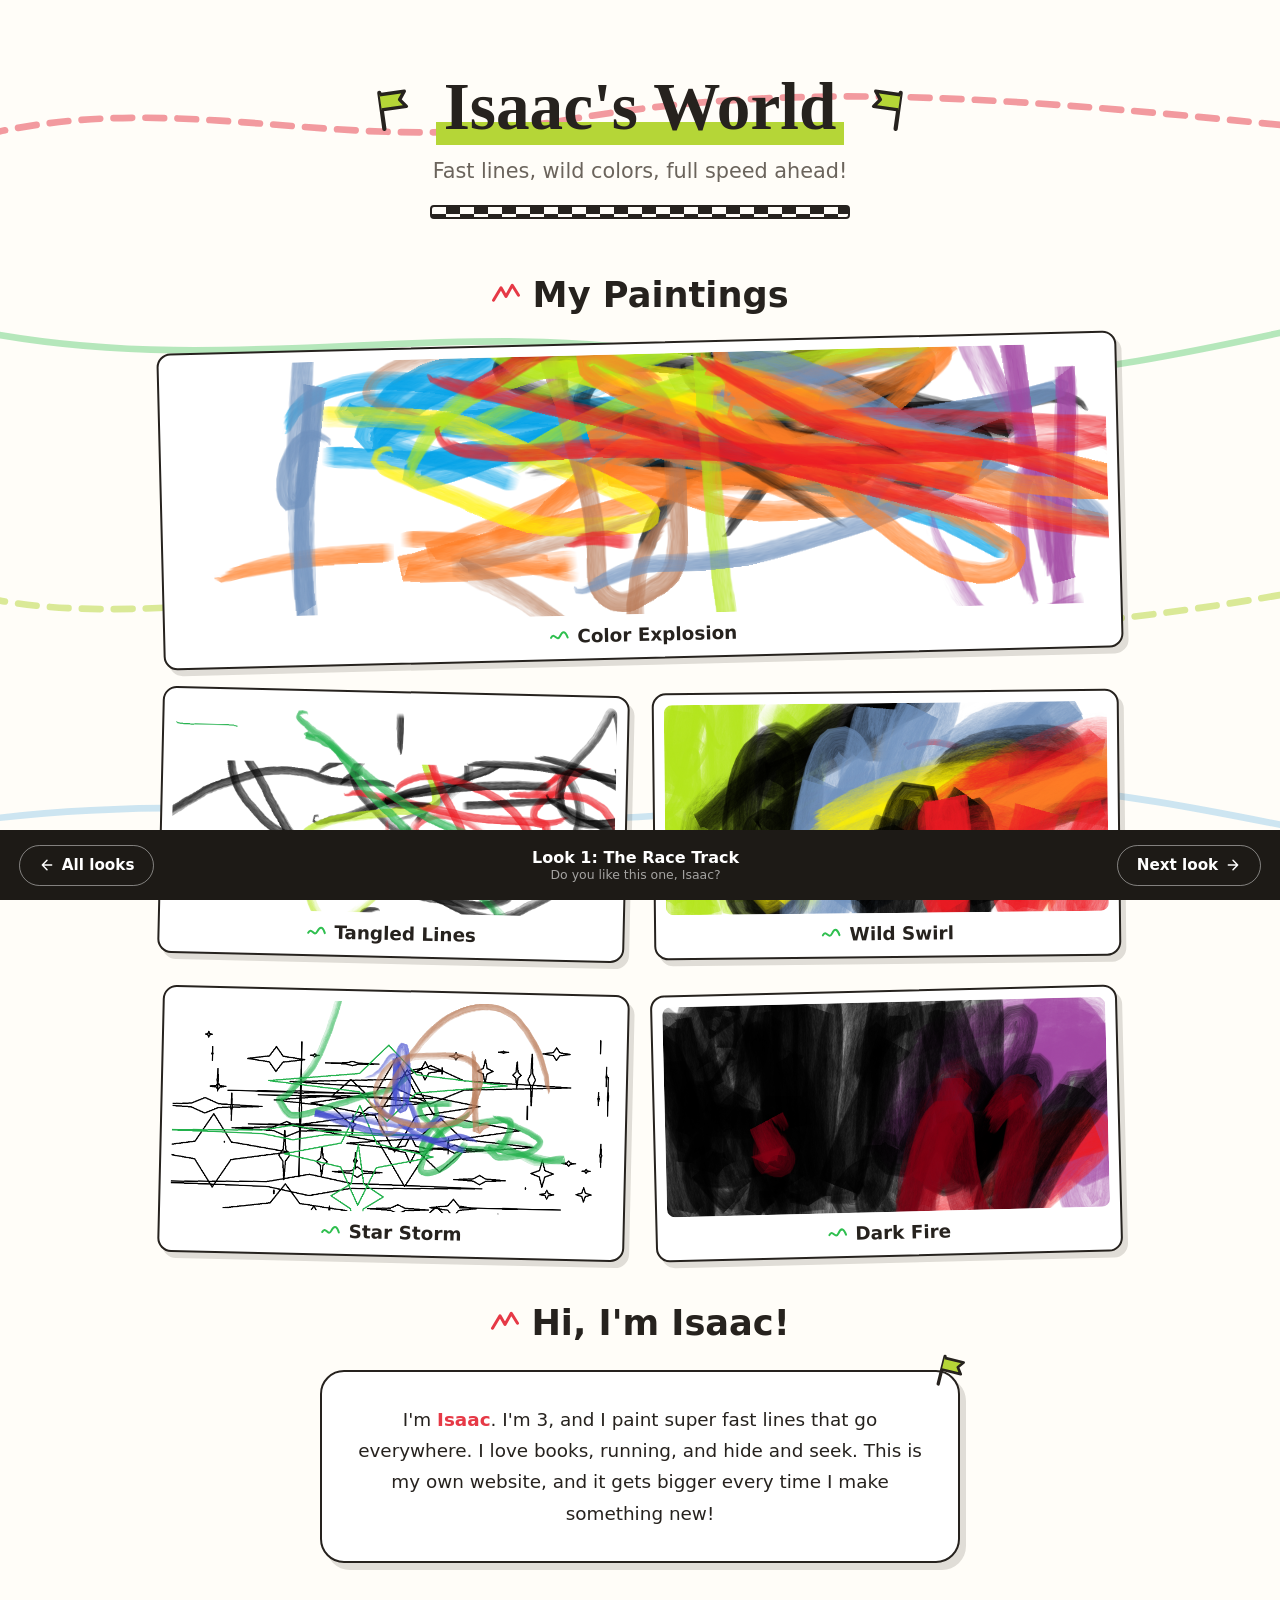
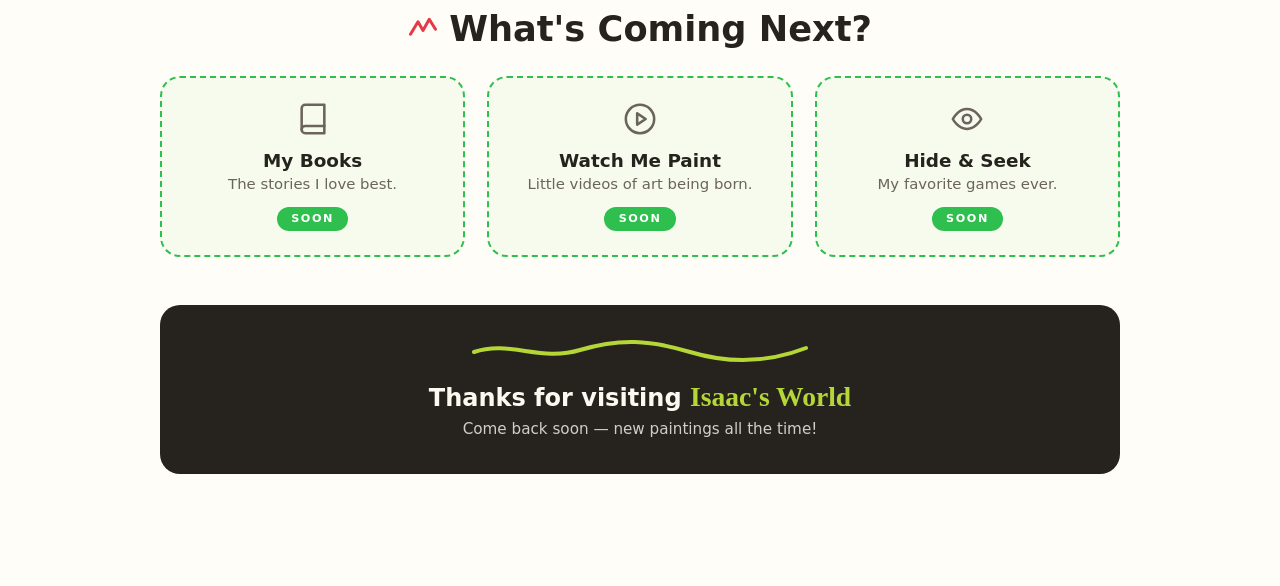
<file: design-options/option-a.html>
<!DOCTYPE html>
<html lang="en">
<head>
<meta charset="UTF-8">
<meta name="viewport" content="width=device-width, initial-scale=1.0">
<title>Look 1: The Race Track</title>
<style>
    *, *::before, *::after { margin:0; padding:0; box-sizing:border-box; }
    :root {
        --paper: #fffdf8;
        --ink: #26221e;
        --ink-soft: #6b645c;
        --red: #e63946;
        --green: #2fbf4f;
        --lime: #b5d637;
        --sky: #4aa8e0;
        --orange: #ff8a3d;
        --card-shadow: rgba(40, 32, 20, 0.14);
    }
    body {
        font-family: 'Segoe UI', system-ui, sans-serif;
        background: var(--paper);
        color: var(--ink);
        padding: clamp(1.6rem, 4vw, 3.5rem) 1rem 112px;
        overflow-x: hidden;
        position: relative;
        min-height: 100vh;
    }
    .marker { font-family: 'Segoe Print', 'Comic Sans MS', 'Chalkboard SE', cursive; }

    /* Racing squiggle lines zooming across the page */
    .track { position: fixed; inset: 0; pointer-events: none; z-index: 0; }
    .track svg { position: absolute; width: 100%; height: auto; opacity: .5; }
    @media (prefers-reduced-motion: no-preference) {
        .track .dash path { stroke-dasharray: 14 10; animation: race 2.2s linear infinite; }
        @keyframes race { to { stroke-dashoffset: -48; } }
    }

    .page { position: relative; z-index: 1; max-width: 960px; margin: 0 auto; }

    .masthead { text-align: center; padding: 1rem 0 .6rem; }
    h1 {
        font-size: clamp(2.5rem, 8vw, 4.2rem);
        line-height: 1.2;
        display: inline-flex; align-items: center; gap: clamp(.4rem, 2vw, 1.1rem);
    }
    h1 .word {
        background: linear-gradient(transparent 68%, var(--lime) 68% 96%, transparent 96%);
        padding: 0 .12em;
    }
    .tagline { margin-top: .7rem; font-size: clamp(1rem, 3vw, 1.3rem); color: var(--ink-soft); }
    .start-line {
        margin: 1.4rem auto 0; width: min(420px, 80%); height: 14px; border-radius: 4px;
        background: repeating-conic-gradient(var(--ink) 0% 25%, var(--paper) 0% 50%) 0 0/28px 14px;
        border: 2px solid var(--ink);
    }

    section { padding: 2.8rem 0 0; }
    .sec-title {
        display: flex; align-items: center; justify-content: center; gap: .7rem;
        font-size: clamp(1.5rem, 4.5vw, 2.2rem);
        margin-bottom: 1.7rem;
    }
    .sec-title svg { flex: none; }

    .art-cards { display: grid; grid-template-columns: repeat(2, 1fr); gap: 2rem 1.6rem; }
    @media (max-width: 640px) { .art-cards { grid-template-columns: 1fr; } }
    .art-card {
        background: white;
        border: 2.5px solid var(--ink);
        border-radius: 14px;
        padding: 10px 10px 6px;
        box-shadow: 5px 6px 0 var(--card-shadow);
        transform: rotate(-1.4deg);
    }
    .art-card:nth-child(2n) { transform: rotate(1.3deg); }
    .art-card:nth-child(3n) { transform: rotate(-0.6deg); }
    .art-card img { width: 100%; height: 210px; object-fit: cover; border-radius: 8px; display: block; }
    .art-card .t { display:flex; align-items:center; justify-content:center; gap:.5rem; font-size: 1.15rem; font-weight: 700; padding: .6rem .2rem .4rem; }
    .art-card .t svg { flex:none; }
    .art-card.wide { grid-column: 1 / -1; }
    .art-card.wide img { height: 260px; }

    .about .card {
        max-width: 640px; margin: 0 auto; text-align: center;
        background: white;
        border: 2.5px solid var(--ink);
        border-radius: 24px;
        padding: 2rem 2.2rem;
        box-shadow: 6px 7px 0 var(--card-shadow);
        font-size: 1.15rem; line-height: 1.7;
        position: relative;
    }
    .about .card strong { color: var(--red); }
    .about .card .corner { position: absolute; top: -18px; right: -12px; transform: rotate(14deg); }

    .soon .cards { display: grid; grid-template-columns: repeat(3, 1fr); gap: 1.4rem; }
    @media (max-width: 780px) { .soon .cards { grid-template-columns: 1fr; } }
    .soon .card {
        background: #f6fbee;
        border: 2px dashed var(--green);
        border-radius: 20px;
        padding: 1.5rem 1.2rem;
        text-align: center;
    }
    .soon .card svg { width: 34px; height: 34px; color: var(--ink-soft); margin-bottom: .6rem; }
    .soon .card h3 { font-size: 1.15rem; margin-bottom: .3rem; }
    .soon .card p { font-size: .93rem; color: var(--ink-soft); }
    .soon .chip {
        display: inline-block; margin-top: .85rem;
        font-size: .7rem; letter-spacing: .14em; text-transform: uppercase; font-weight: 700;
        color: white; background: var(--green);
        border-radius: 999px; padding: .34rem .9rem;
    }

    .band {
        margin-top: 3rem;
        background: var(--ink);
        color: #fdf9f0;
        border-radius: 20px;
        padding: 2.1rem 1.4rem 2.3rem;
        text-align: center;
    }
    .band svg.squig { width: min(340px, 80%); height: 26px; margin-bottom: .8rem; }
    .band h4 { font-size: clamp(1.15rem, 3.5vw, 1.5rem); font-weight: 600; }
    .band h4 .marker { font-size: 1.15em; color: var(--lime); }
    .band p { margin-top: .4rem; opacity: .8; font-size: .95rem; }

    .review {
        position: fixed; left: 0; right: 0; bottom: 0; z-index: 50;
        background: #1d1a16; color: white;
        display: flex; align-items: center; justify-content: space-between;
        padding: .9rem 1.2rem; gap: .8rem;
    }
    .review .name { font-size: 1rem; font-weight: 600; text-align: center; }
    .review .name small { display: block; font-weight: 400; color: rgba(255,255,255,0.6); font-size: .78rem; }
    .review a { color: white; text-decoration: none; display: inline-flex; align-items: center; gap: .45rem; border: 1.5px solid rgba(255,255,255,0.45); border-radius: 999px; padding: .65rem 1.15rem; font-size: .95rem; font-weight: 600; }
    .review a:hover { background: rgba(255,255,255,0.14); }
    .review svg { width: 16px; height: 16px; }
</style>
</head>
<body>

<svg width="0" height="0" style="position:absolute" aria-hidden="true">
  <defs>
    <symbol id="zoom" viewBox="0 0 24 24">
      <path d="M2 17 8 7l4 7 5-9 5 8" fill="none" stroke="var(--red)" stroke-width="2.4" stroke-linecap="round" stroke-linejoin="round"/>
    </symbol>
    <symbol id="loop" viewBox="0 0 24 24">
      <path d="M2 14c4-8 7 6 11-2s7-4 9 2" fill="none" stroke="var(--green)" stroke-width="2.4" stroke-linecap="round"/>
    </symbol>
    <symbol id="flag" viewBox="0 0 24 24">
      <path d="M5 22V3" stroke="var(--ink)" stroke-width="2.2" stroke-linecap="round"/>
      <path d="M5 4h13l-3 4 3 4H5" fill="var(--lime)" stroke="var(--ink)" stroke-width="1.8" stroke-linejoin="round"/>
    </symbol>
  </defs>
</svg>

<div class="track" aria-hidden="true">
    <svg class="dash" style="top:9%" viewBox="0 0 960 60" preserveAspectRatio="none">
        <path d="M-10 40 C 140 5, 260 58, 420 30 S 720 8, 970 34" fill="none" stroke="#e63946" stroke-width="5" stroke-linecap="round"/>
    </svg>
    <svg style="top:34%" viewBox="0 0 960 60" preserveAspectRatio="none">
        <path d="M-10 20 C 180 55, 340 6, 520 38 S 800 55, 970 18" fill="none" stroke="#2fbf4f" stroke-width="5" stroke-linecap="round" opacity=".7"/>
    </svg>
    <svg class="dash" style="top:62%" viewBox="0 0 960 60" preserveAspectRatio="none">
        <path d="M-10 30 C 120 58, 300 4, 480 32 S 780 60, 970 26" fill="none" stroke="#b5d637" stroke-width="5" stroke-linecap="round"/>
    </svg>
    <svg style="top:86%" viewBox="0 0 960 60" preserveAspectRatio="none">
        <path d="M-10 34 C 200 8, 380 52, 560 24 S 820 10, 970 40" fill="none" stroke="#4aa8e0" stroke-width="5" stroke-linecap="round" opacity=".55"/>
    </svg>
</div>

<div class="page">
    <header class="masthead">
        <h1><svg width="46" height="46" style="rotate:-8deg" aria-hidden="true"><use href="#flag"/></svg><span class="word marker">Isaac's World</span><svg width="46" height="46" style="rotate:8deg; transform:scaleX(-1)" aria-hidden="true"><use href="#flag"/></svg></h1>
        <p class="tagline">Fast lines, wild colors, full speed ahead!</p>
        <div class="start-line" aria-hidden="true"></div>
    </header>

    <section>
        <h2 class="sec-title"><svg width="30" height="30" aria-hidden="true"><use href="#zoom"/></svg>My Paintings</h2>
        <div class="art-cards">
            <div class="art-card wide"><img src="../images/painting1.png" alt="Color Explosion"><div class="t"><svg width="20" height="20"><use href="#loop"/></svg>Color Explosion</div></div>
            <div class="art-card"><img src="../images/painting4.png" alt="Tangled Lines"><div class="t"><svg width="20" height="20"><use href="#loop"/></svg>Tangled Lines</div></div>
            <div class="art-card"><img src="../images/painting2.png" alt="Wild Swirl"><div class="t"><svg width="20" height="20"><use href="#loop"/></svg>Wild Swirl</div></div>
            <div class="art-card"><img src="../images/painting5.png" alt="Star Storm"><div class="t"><svg width="20" height="20"><use href="#loop"/></svg>Star Storm</div></div>
            <div class="art-card"><img src="../images/painting3.png" alt="Dark Fire"><div class="t"><svg width="20" height="20"><use href="#loop"/></svg>Dark Fire</div></div>
        </div>
    </section>

    <section class="about">
        <h2 class="sec-title"><svg width="30" height="30" aria-hidden="true"><use href="#zoom"/></svg>Hi, I'm Isaac!</h2>
        <div class="card">
            <svg class="corner" width="36" height="36" aria-hidden="true"><use href="#flag"/></svg>
            I'm <strong>Isaac</strong>. I'm 3, and I paint super fast lines that go everywhere.
            I love books, running, and hide and seek. This is my own website, and it gets
            bigger every time I make something new!
        </div>
    </section>

    <section class="soon">
        <h2 class="sec-title"><svg width="30" height="30" aria-hidden="true"><use href="#zoom"/></svg>What's Coming Next?</h2>
        <div class="cards">
            <div class="card">
                <svg viewBox="0 0 24 24" fill="none" stroke="currentColor" stroke-width="1.8" stroke-linecap="round" stroke-linejoin="round"><path d="M4 19.5A2.5 2.5 0 0 1 6.5 17H20"/><path d="M6.5 2H20v20H6.5A2.5 2.5 0 0 1 4 19.5v-15A2.5 2.5 0 0 1 6.5 2z"/></svg>
                <h3>My Books</h3><p>The stories I love best.</p><span class="chip">Soon</span>
            </div>
            <div class="card">
                <svg viewBox="0 0 24 24" fill="none" stroke="currentColor" stroke-width="1.8" stroke-linecap="round" stroke-linejoin="round"><circle cx="12" cy="12" r="10"/><path d="M10 8l6 4-6 4V8z"/></svg>
                <h3>Watch Me Paint</h3><p>Little videos of art being born.</p><span class="chip">Soon</span>
            </div>
            <div class="card">
                <svg viewBox="0 0 24 24" fill="none" stroke="currentColor" stroke-width="1.8" stroke-linecap="round" stroke-linejoin="round"><path d="M2 12s3.5-7 10-7 10 7 10 7-3.5 7-10 7-10-7-10-7z"/><circle cx="12" cy="12" r="3"/></svg>
                <h3>Hide &amp; Seek</h3><p>My favorite games ever.</p><span class="chip">Soon</span>
            </div>
        </div>
    </section>

    <div class="band">
        <svg class="squig" viewBox="0 0 340 26" aria-hidden="true">
            <path d="M4 14 C 40 2, 70 24, 110 12 S 180 2, 220 14 S 300 24, 336 10" fill="none" stroke="var(--lime)" stroke-width="4" stroke-linecap="round"/>
        </svg>
        <h4>Thanks for visiting <span class="marker">Isaac's World</span></h4>
        <p>Come back soon &mdash; new paintings all the time!</p>
    </div>
</div>

<div class="review">
    <a href="index.html">
        <svg viewBox="0 0 24 24" fill="none" stroke="currentColor" stroke-width="2.2" stroke-linecap="round" stroke-linejoin="round"><path d="M19 12H5M12 19l-7-7 7-7"/></svg>
        All looks
    </a>
    <div class="name">Look 1: The Race Track<small>Do you like this one, Isaac?</small></div>
    <a href="option-b.html">
        Next look
        <svg viewBox="0 0 24 24" fill="none" stroke="currentColor" stroke-width="2.2" stroke-linecap="round" stroke-linejoin="round"><path d="M5 12h14M12 5l7 7-7 7"/></svg>
    </a>
</div>

</body>
</html>
</file>
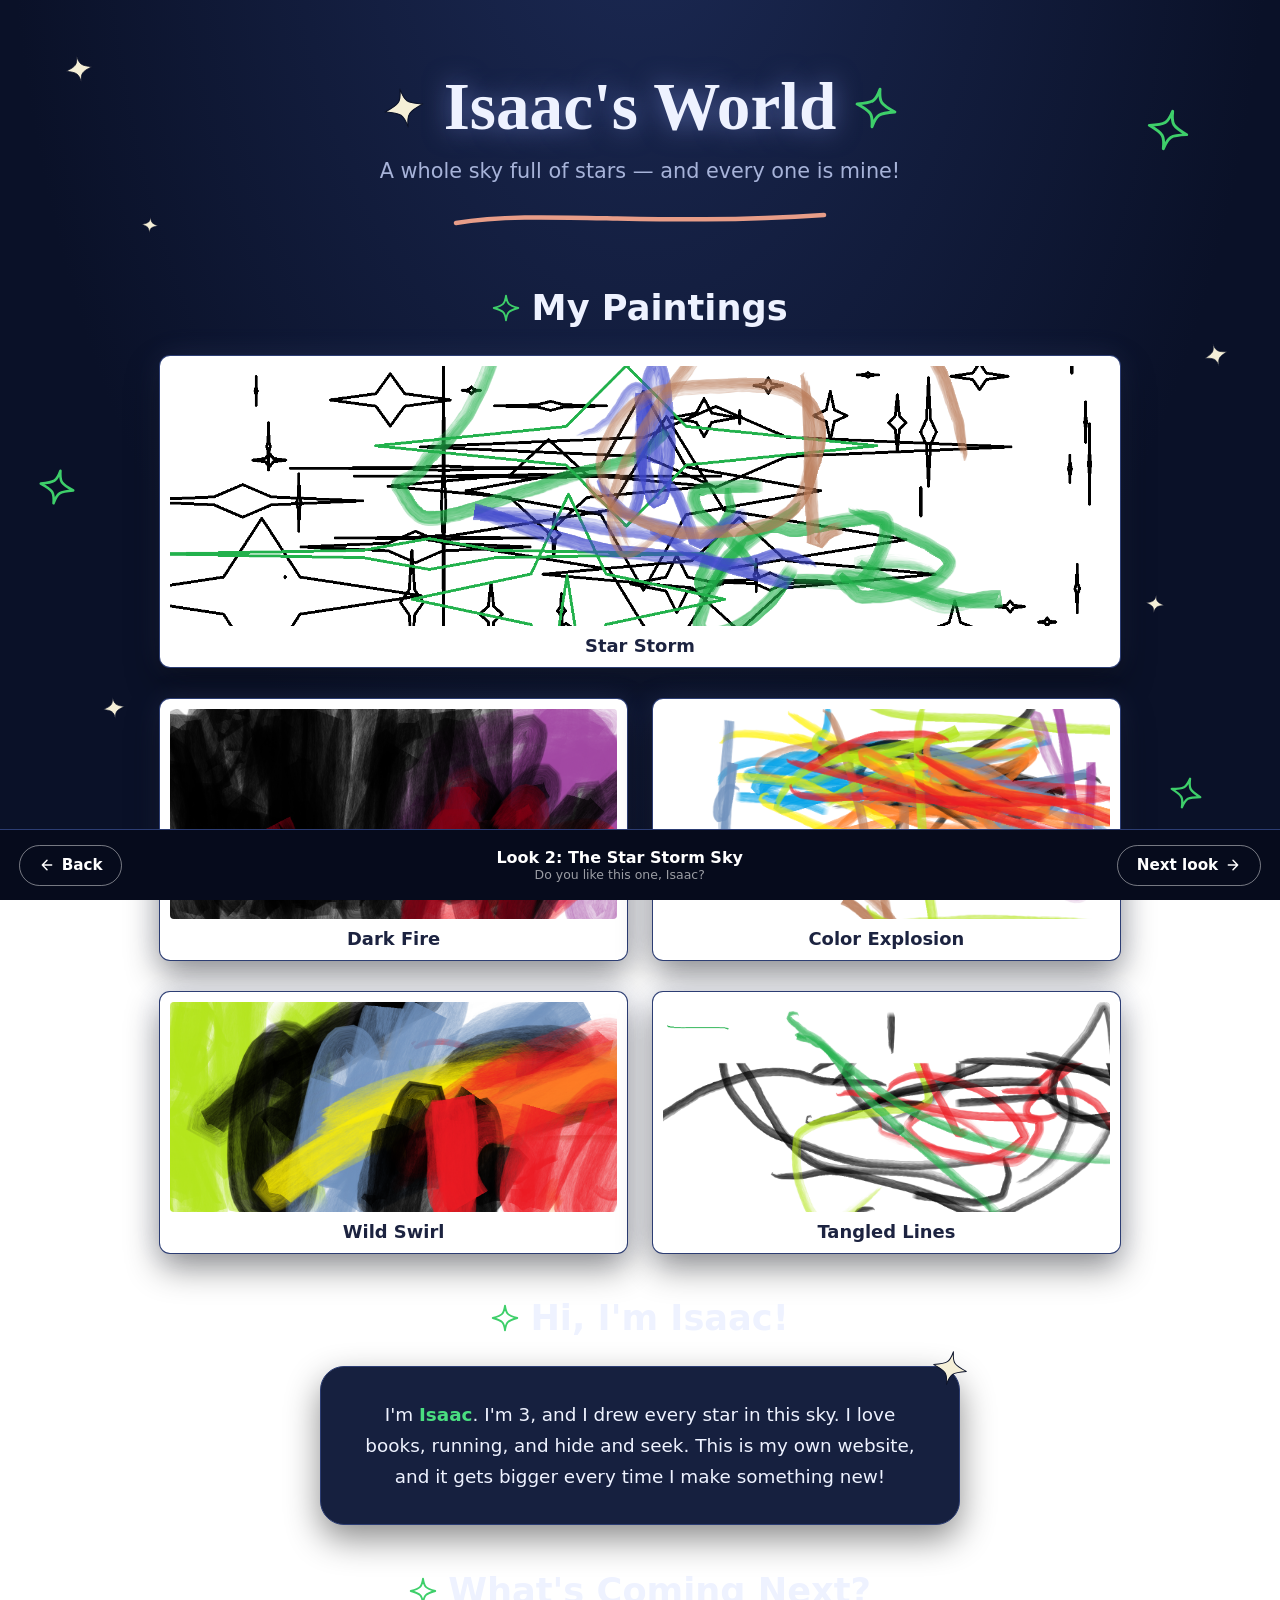
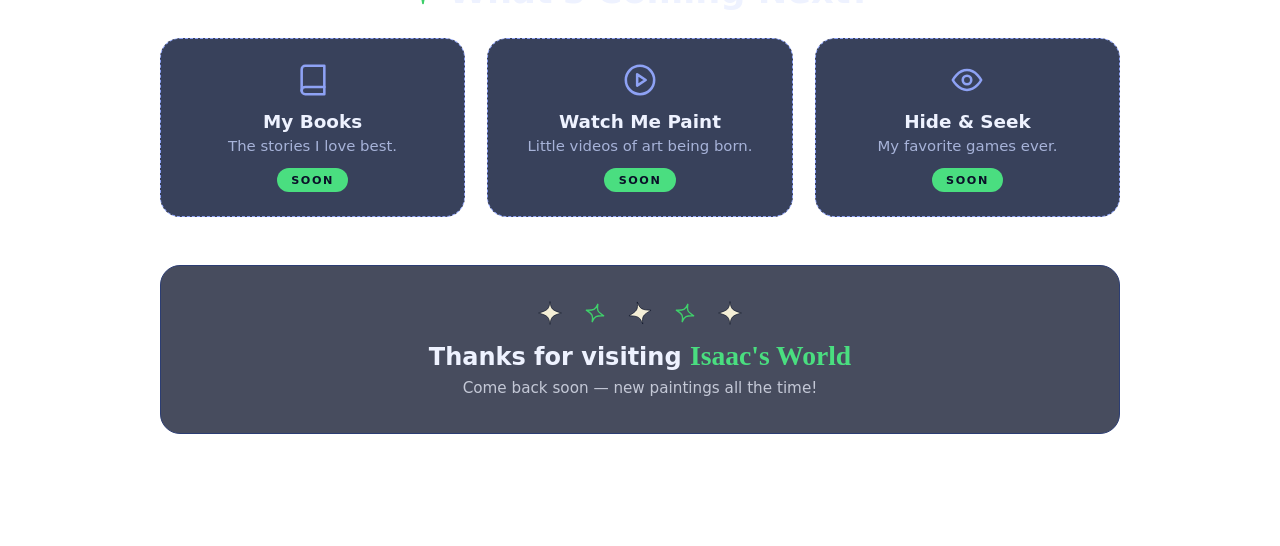
<file: design-options/option-b.html>
<!DOCTYPE html>
<html lang="en">
<head>
<meta charset="UTF-8">
<meta name="viewport" content="width=device-width, initial-scale=1.0">
<title>Look 2: The Star Storm Sky</title>
<style>
    *, *::before, *::after { margin:0; padding:0; box-sizing:border-box; }
    :root {
        --sky-top: #1c2a55;
        --sky-bottom: #0a1128;
        --card: #16203f;
        --card-edge: #2c3d73;
        --text: #eef2ff;
        --text-soft: #a7b3d9;
        --star: #f5efd7;
        --star-green: #3ecf6a;
        --glow-green: #4ade80;
        --glow-blue: #8ea2f5;
        --peach: #ffab91;
        --card-shadow: rgba(0, 0, 0, 0.45);
    }
    body {
        font-family: 'Segoe UI', system-ui, sans-serif;
        background: radial-gradient(ellipse at 50% -20%, var(--sky-top), var(--sky-bottom) 70%);
        background-attachment: fixed;
        color: var(--text);
        padding: clamp(1.6rem, 4vw, 3.5rem) 1rem 112px;
        overflow-x: hidden;
        position: relative;
        min-height: 100vh;
    }
    .marker { font-family: 'Segoe Print', 'Comic Sans MS', 'Chalkboard SE', cursive; }

    /* Isaac's hand-drawn sparkle stars, floating in the night */
    .stars { position: fixed; inset: 0; pointer-events: none; z-index: 0; }
    .stars svg { position: absolute; }
    @media (prefers-reduced-motion: no-preference) {
        .stars .tw  { animation: twinkle 3.4s ease-in-out infinite alternate; }
        .stars .tw2 { animation: twinkle 4.6s 1.2s ease-in-out infinite alternate; }
        @keyframes twinkle { from { opacity: .4; } to { opacity: 1; } }
    }

    .page { position: relative; z-index: 1; max-width: 960px; margin: 0 auto; }

    .masthead { text-align: center; padding: 1rem 0 .6rem; }
    h1 {
        font-size: clamp(2.5rem, 8vw, 4.2rem);
        line-height: 1.2;
        display: inline-flex; align-items: center; gap: clamp(.4rem, 2vw, 1.1rem);
        text-shadow: 0 0 26px rgba(142, 162, 245, 0.55);
    }
    .tagline { margin-top: .7rem; font-size: clamp(1rem, 3vw, 1.3rem); color: var(--text-soft); }
    .comet {
        margin: 1.5rem auto 0; width: min(380px, 78%); height: 22px;
    }

    section { padding: 2.8rem 0 0; }
    .sec-title {
        display: flex; align-items: center; justify-content: center; gap: .7rem;
        font-size: clamp(1.5rem, 4.5vw, 2.2rem);
        margin-bottom: 1.7rem;
    }
    .sec-title svg { flex: none; }

    .art-cards { display: grid; grid-template-columns: repeat(2, 1fr); gap: 2rem 1.6rem; }
    @media (max-width: 640px) { .art-cards { grid-template-columns: 1fr; } }
    .art-card {
        background: white;
        border-radius: 10px;
        padding: 10px 10px 0;
        box-shadow: 0 0 0 1px var(--card-edge), 0 14px 34px var(--card-shadow), 0 0 30px rgba(142, 162, 245, 0.14);
    }
    .art-card img { width: 100%; height: 210px; object-fit: cover; border-radius: 4px; display: block; }
    .art-card .t {
        display:flex; align-items:center; justify-content:center; gap:.5rem;
        font-size: 1.12rem; font-weight: 700; padding: .6rem .2rem .65rem; color: #1c2340;
    }
    .art-card.wide { grid-column: 1 / -1; }
    .art-card.wide img { height: 260px; }

    .about .card {
        max-width: 640px; margin: 0 auto; text-align: center;
        background: var(--card);
        border: 1.5px solid var(--card-edge);
        border-radius: 24px;
        padding: 2rem 2.2rem;
        box-shadow: 0 14px 34px var(--card-shadow);
        font-size: 1.15rem; line-height: 1.7;
        position: relative;
        color: var(--text);
    }
    .about .card strong { color: var(--glow-green); }
    .about .card .corner { position: absolute; top: -18px; right: -10px; transform: rotate(12deg); }

    .soon .cards { display: grid; grid-template-columns: repeat(3, 1fr); gap: 1.4rem; }
    @media (max-width: 780px) { .soon .cards { grid-template-columns: 1fr; } }
    .soon .card {
        background: rgba(22, 32, 63, 0.85);
        border: 1.5px dashed var(--glow-blue);
        border-radius: 20px;
        padding: 1.5rem 1.2rem;
        text-align: center;
    }
    .soon .card svg { width: 34px; height: 34px; color: var(--glow-blue); margin-bottom: .6rem; }
    .soon .card h3 { font-size: 1.15rem; margin-bottom: .3rem; }
    .soon .card p { font-size: .93rem; color: var(--text-soft); }
    .soon .chip {
        display: inline-block; margin-top: .85rem;
        font-size: .7rem; letter-spacing: .14em; text-transform: uppercase; font-weight: 700;
        color: #0a1128; background: var(--glow-green);
        border-radius: 999px; padding: .34rem .9rem;
    }

    .band {
        margin-top: 3rem;
        background: rgba(10, 17, 40, 0.75);
        border: 1.5px solid var(--card-edge);
        color: var(--text);
        border-radius: 20px;
        padding: 2.1rem 1.4rem 2.3rem;
        text-align: center;
    }
    .band .star-row { display: flex; justify-content: center; gap: 1.2rem; margin-bottom: .9rem; }
    .band .star-row svg:nth-child(2n) { transform: rotate(18deg) scale(.8); }
    .band .star-row svg:nth-child(3n) { transform: rotate(-14deg); }
    .band h4 { font-size: clamp(1.15rem, 3.5vw, 1.5rem); font-weight: 600; }
    .band h4 .marker { font-size: 1.15em; color: var(--glow-green); }
    .band p { margin-top: .4rem; opacity: .75; font-size: .95rem; }

    .review {
        position: fixed; left: 0; right: 0; bottom: 0; z-index: 50;
        background: #060b1c; color: white;
        border-top: 1px solid var(--card-edge);
        display: flex; align-items: center; justify-content: space-between;
        padding: .9rem 1.2rem; gap: .8rem;
    }
    .review .name { font-size: 1rem; font-weight: 600; text-align: center; }
    .review .name small { display: block; font-weight: 400; color: rgba(255,255,255,0.6); font-size: .78rem; }
    .review a { color: white; text-decoration: none; display: inline-flex; align-items: center; gap: .45rem; border: 1.5px solid rgba(255,255,255,0.45); border-radius: 999px; padding: .65rem 1.15rem; font-size: .95rem; font-weight: 600; }
    .review a:hover { background: rgba(255,255,255,0.14); }
    .review svg { width: 16px; height: 16px; }
</style>
</head>
<body>

<svg width="0" height="0" style="position:absolute" aria-hidden="true">
  <defs>
    <!-- Isaac's 4-point sparkle star, straight from Star Storm -->
    <symbol id="sparkle" viewBox="0 0 24 24">
      <path d="M12 1.5 C13 8.5 14 9.5 22.5 12 C14 14.5 13 15.5 12 22.5 C11 15.5 10 14.5 1.5 12 C10 9.5 11 8.5 12 1.5 Z"
            fill="var(--star)" stroke="#0a1128" stroke-width=".6" stroke-linejoin="round"/>
    </symbol>
    <symbol id="sparkle-green" viewBox="0 0 24 24">
      <path d="M12 1.5 C13 8.5 14 9.5 22.5 12 C14 14.5 13 15.5 12 22.5 C11 15.5 10 14.5 1.5 12 C10 9.5 11 8.5 12 1.5 Z"
            fill="none" stroke="var(--star-green)" stroke-width="1.6" stroke-linejoin="round"/>
    </symbol>
  </defs>
</svg>

<div class="stars" aria-hidden="true">
    <svg class="tw"  style="top:6%;  left:5%;  rotate:-10deg" width="30" height="30"><use href="#sparkle"/></svg>
    <svg class="tw2" style="top:12%; right:7%;  rotate:14deg" width="44" height="44"><use href="#sparkle-green"/></svg>
    <svg class="tw"  style="top:24%; left:11%; rotate:6deg"  width="18" height="18"><use href="#sparkle"/></svg>
    <svg class="tw2" style="top:38%; right:4%;  rotate:-16deg" width="26" height="26"><use href="#sparkle"/></svg>
    <svg class="tw"  style="top:52%; left:3%;  rotate:12deg" width="38" height="38"><use href="#sparkle-green"/></svg>
    <svg class="tw2" style="top:66%; right:9%;  rotate:8deg"  width="20" height="20"><use href="#sparkle"/></svg>
    <svg class="tw"  style="bottom:20%; left:8%; rotate:-8deg" width="24" height="24"><use href="#sparkle"/></svg>
    <svg class="tw2" style="bottom:10%; right:6%; rotate:16deg" width="34" height="34"><use href="#sparkle-green"/></svg>
</div>

<div class="page">
    <header class="masthead">
        <h1><svg width="44" height="44" style="rotate:-12deg" aria-hidden="true"><use href="#sparkle"/></svg><span class="marker">Isaac's World</span><svg width="44" height="44" style="rotate:12deg" aria-hidden="true"><use href="#sparkle-green"/></svg></h1>
        <p class="tagline">A whole sky full of stars &mdash; and every one is mine!</p>
        <svg class="comet" viewBox="0 0 380 22" aria-hidden="true">
            <path d="M6 16 C 90 2, 200 20, 374 8" fill="none" stroke="var(--peach)" stroke-width="4.5" stroke-linecap="round" opacity=".9"/>
        </svg>
    </header>

    <section>
        <h2 class="sec-title"><svg width="28" height="28" aria-hidden="true"><use href="#sparkle-green"/></svg>My Paintings</h2>
        <div class="art-cards">
            <div class="art-card wide"><img src="../images/painting5.png" alt="Star Storm"><div class="t">Star Storm</div></div>
            <div class="art-card"><img src="../images/painting3.png" alt="Dark Fire"><div class="t">Dark Fire</div></div>
            <div class="art-card"><img src="../images/painting1.png" alt="Color Explosion"><div class="t">Color Explosion</div></div>
            <div class="art-card"><img src="../images/painting2.png" alt="Wild Swirl"><div class="t">Wild Swirl</div></div>
            <div class="art-card"><img src="../images/painting4.png" alt="Tangled Lines"><div class="t">Tangled Lines</div></div>
        </div>
    </section>

    <section class="about">
        <h2 class="sec-title"><svg width="28" height="28" aria-hidden="true"><use href="#sparkle-green"/></svg>Hi, I'm Isaac!</h2>
        <div class="card">
            <svg class="corner" width="38" height="38" aria-hidden="true"><use href="#sparkle"/></svg>
            I'm <strong>Isaac</strong>. I'm 3, and I drew every star in this sky.
            I love books, running, and hide and seek. This is my own website, and it gets
            bigger every time I make something new!
        </div>
    </section>

    <section class="soon">
        <h2 class="sec-title"><svg width="28" height="28" aria-hidden="true"><use href="#sparkle-green"/></svg>What's Coming Next?</h2>
        <div class="cards">
            <div class="card">
                <svg viewBox="0 0 24 24" fill="none" stroke="currentColor" stroke-width="1.8" stroke-linecap="round" stroke-linejoin="round"><path d="M4 19.5A2.5 2.5 0 0 1 6.5 17H20"/><path d="M6.5 2H20v20H6.5A2.5 2.5 0 0 1 4 19.5v-15A2.5 2.5 0 0 1 6.5 2z"/></svg>
                <h3>My Books</h3><p>The stories I love best.</p><span class="chip">Soon</span>
            </div>
            <div class="card">
                <svg viewBox="0 0 24 24" fill="none" stroke="currentColor" stroke-width="1.8" stroke-linecap="round" stroke-linejoin="round"><circle cx="12" cy="12" r="10"/><path d="M10 8l6 4-6 4V8z"/></svg>
                <h3>Watch Me Paint</h3><p>Little videos of art being born.</p><span class="chip">Soon</span>
            </div>
            <div class="card">
                <svg viewBox="0 0 24 24" fill="none" stroke="currentColor" stroke-width="1.8" stroke-linecap="round" stroke-linejoin="round"><path d="M2 12s3.5-7 10-7 10 7 10 7-3.5 7-10 7-10-7-10-7z"/><circle cx="12" cy="12" r="3"/></svg>
                <h3>Hide &amp; Seek</h3><p>My favorite games ever.</p><span class="chip">Soon</span>
            </div>
        </div>
    </section>

    <div class="band">
        <div class="star-row" aria-hidden="true">
            <svg width="26" height="26"><use href="#sparkle"/></svg>
            <svg width="26" height="26"><use href="#sparkle-green"/></svg>
            <svg width="26" height="26"><use href="#sparkle"/></svg>
            <svg width="26" height="26"><use href="#sparkle-green"/></svg>
            <svg width="26" height="26"><use href="#sparkle"/></svg>
        </div>
        <h4>Thanks for visiting <span class="marker">Isaac's World</span></h4>
        <p>Come back soon &mdash; new paintings all the time!</p>
    </div>
</div>

<div class="review">
    <a href="option-a.html">
        <svg viewBox="0 0 24 24" fill="none" stroke="currentColor" stroke-width="2.2" stroke-linecap="round" stroke-linejoin="round"><path d="M19 12H5M12 19l-7-7 7-7"/></svg>
        Back
    </a>
    <div class="name">Look 2: The Star Storm Sky<small>Do you like this one, Isaac?</small></div>
    <a href="option-c.html">
        Next look
        <svg viewBox="0 0 24 24" fill="none" stroke="currentColor" stroke-width="2.2" stroke-linecap="round" stroke-linejoin="round"><path d="M5 12h14M12 5l7 7-7 7"/></svg>
    </a>
</div>

</body>
</html>
</file>
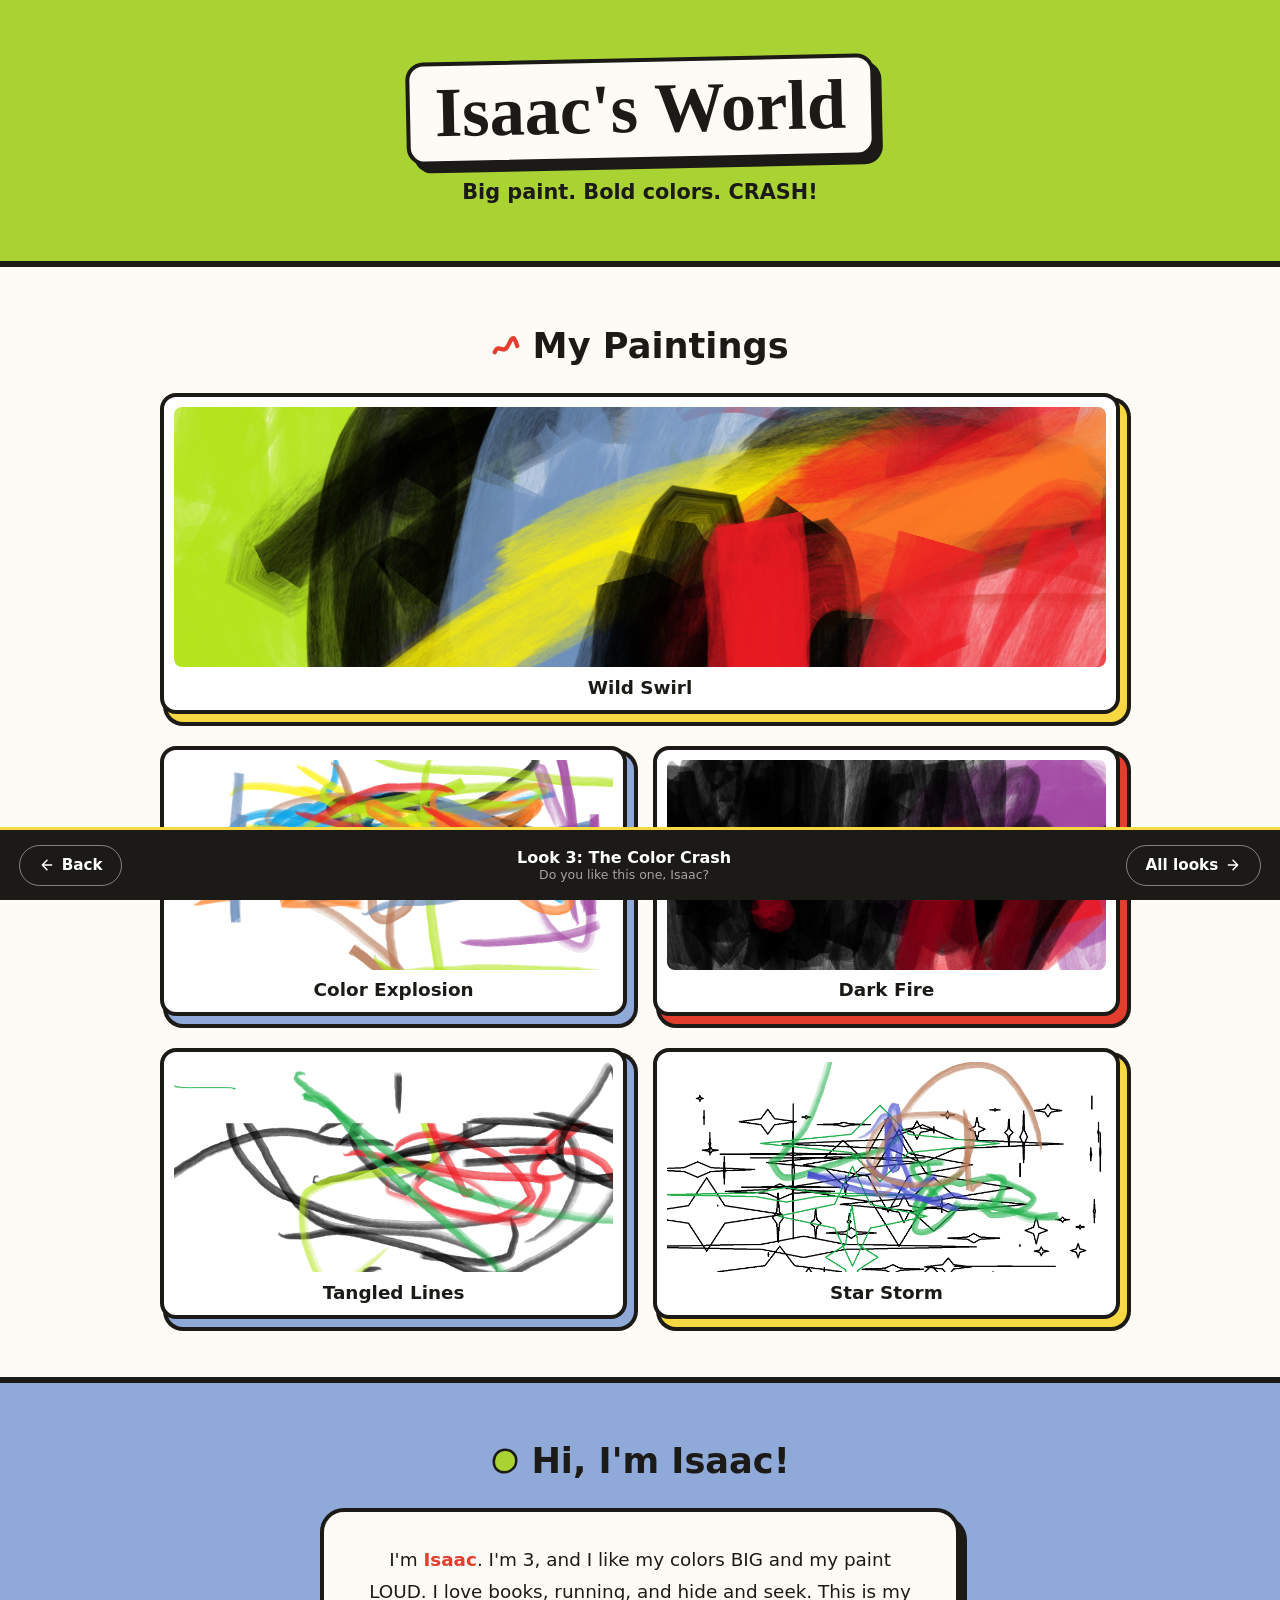
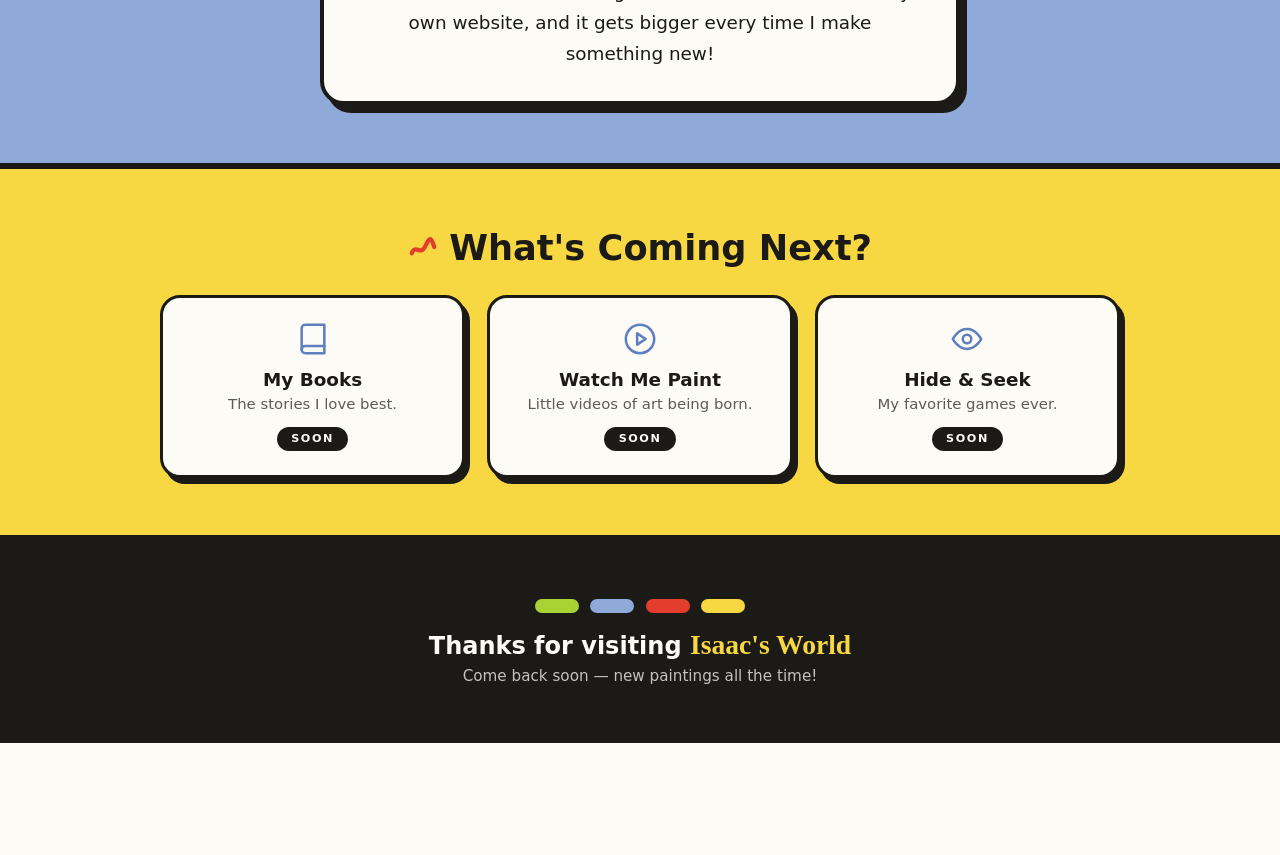
<file: design-options/option-c.html>
<!DOCTYPE html>
<html lang="en">
<head>
<meta charset="UTF-8">
<meta name="viewport" content="width=device-width, initial-scale=1.0">
<title>Look 3: The Color Crash</title>
<style>
    *, *::before, *::after { margin:0; padding:0; box-sizing:border-box; }
    :root {
        --lime: #a8d332;
        --lime-deep: #8ab61e;
        --blue: #8fa9d8;
        --blue-deep: #5f7fc0;
        --red: #e33d2e;
        --yellow: #f7d842;
        --ink: #1c1a17;
        --paper: #fdfbf5;
    }
    body {
        font-family: 'Segoe UI', system-ui, sans-serif;
        background: var(--paper);
        color: var(--ink);
        padding-bottom: 112px;
        overflow-x: hidden;
        min-height: 100vh;
    }
    .marker { font-family: 'Segoe Print', 'Comic Sans MS', 'Chalkboard SE', cursive; }

    /* Every section is a big block of paint, like Wild Swirl */
    .block { padding: clamp(2.2rem, 5vw, 3.6rem) 1rem; }
    .block-inner { max-width: 960px; margin: 0 auto; }

    .block.hero {
        background: var(--lime);
        border-bottom: 6px solid var(--ink);
        text-align: center;
    }
    h1 {
        font-size: clamp(2.5rem, 8vw, 4.4rem);
        line-height: 1.2;
        display: inline-flex; align-items: center; gap: clamp(.4rem, 2vw, 1.1rem);
    }
    h1 .word {
        background: var(--paper);
        border: 4px solid var(--ink);
        border-radius: 18px;
        padding: .05em .35em .1em;
        box-shadow: 7px 8px 0 var(--ink);
        transform: rotate(-1.2deg);
        display: inline-block;
    }
    .tagline { margin-top: 1.2rem; font-size: clamp(1rem, 3vw, 1.3rem); font-weight: 600; }

    .sec-title {
        display: flex; align-items: center; justify-content: center; gap: .7rem;
        font-size: clamp(1.5rem, 4.5vw, 2.2rem);
        margin-bottom: 1.7rem;
        text-align: center;
    }
    .sec-title svg { flex: none; }

    .block.gallery { background: var(--paper); }
    .art-cards { display: grid; grid-template-columns: repeat(2, 1fr); gap: 2rem 1.6rem; }
    @media (max-width: 640px) { .art-cards { grid-template-columns: 1fr; } }
    .art-card {
        background: white;
        border: 4px solid var(--ink);
        border-radius: 16px;
        padding: 10px 10px 4px;
        box-shadow: 7px 8px 0 var(--yellow), 7px 8px 0 4px var(--ink);
    }
    .art-card:nth-child(2n) { box-shadow: 7px 8px 0 var(--blue), 7px 8px 0 4px var(--ink); }
    .art-card:nth-child(3n) { box-shadow: 7px 8px 0 var(--red), 7px 8px 0 4px var(--ink); }
    .art-card img { width: 100%; height: 210px; object-fit: cover; border-radius: 8px; display: block; }
    .art-card .t { text-align: center; font-size: 1.15rem; font-weight: 800; padding: .6rem .2rem .5rem; }
    .art-card.wide { grid-column: 1 / -1; }
    .art-card.wide img { height: 260px; }

    .block.about {
        background: var(--blue);
        border-top: 6px solid var(--ink);
        border-bottom: 6px solid var(--ink);
    }
    .about .card {
        max-width: 640px; margin: 0 auto; text-align: center;
        background: var(--paper);
        border: 4px solid var(--ink);
        border-radius: 24px;
        padding: 2rem 2.2rem;
        box-shadow: 7px 8px 0 var(--ink);
        font-size: 1.15rem; line-height: 1.7;
    }
    .about .card strong { color: var(--red); }

    .block.soon { background: var(--yellow); border-bottom: 6px solid var(--ink); }
    .soon .cards { display: grid; grid-template-columns: repeat(3, 1fr); gap: 1.4rem; }
    @media (max-width: 780px) { .soon .cards { grid-template-columns: 1fr; } }
    .soon .card {
        background: var(--paper);
        border: 3px solid var(--ink);
        border-radius: 20px;
        padding: 1.5rem 1.2rem;
        text-align: center;
        box-shadow: 5px 6px 0 var(--ink);
    }
    .soon .card svg { width: 34px; height: 34px; color: var(--blue-deep); margin-bottom: .6rem; }
    .soon .card h3 { font-size: 1.15rem; margin-bottom: .3rem; }
    .soon .card p { font-size: .93rem; color: #5f5a52; }
    .soon .chip {
        display: inline-block; margin-top: .85rem;
        font-size: .7rem; letter-spacing: .14em; text-transform: uppercase; font-weight: 700;
        color: var(--paper); background: var(--ink);
        border-radius: 999px; padding: .34rem .9rem;
    }

    .block.band { background: var(--ink); color: var(--paper); text-align: center; }
    .band .brush-row { display: flex; justify-content: center; gap: .7rem; margin-bottom: 1rem; }
    .band .brush-row span { width: 44px; height: 14px; border-radius: 7px; }
    .band h4 { font-size: clamp(1.15rem, 3.5vw, 1.5rem); font-weight: 600; }
    .band h4 .marker { font-size: 1.15em; color: var(--yellow); }
    .band p { margin-top: .4rem; opacity: .75; font-size: .95rem; }

    .review {
        position: fixed; left: 0; right: 0; bottom: 0; z-index: 50;
        background: var(--ink); color: white;
        border-top: 3px solid var(--yellow);
        display: flex; align-items: center; justify-content: space-between;
        padding: .9rem 1.2rem; gap: .8rem;
    }
    .review .name { font-size: 1rem; font-weight: 600; text-align: center; }
    .review .name small { display: block; font-weight: 400; color: rgba(255,255,255,0.6); font-size: .78rem; }
    .review a { color: white; text-decoration: none; display: inline-flex; align-items: center; gap: .45rem; border: 1.5px solid rgba(255,255,255,0.45); border-radius: 999px; padding: .65rem 1.15rem; font-size: .95rem; font-weight: 600; }
    .review a:hover { background: rgba(255,255,255,0.14); }
    .review svg { width: 16px; height: 16px; }
</style>
</head>
<body>

<svg width="0" height="0" style="position:absolute" aria-hidden="true">
  <defs>
    <symbol id="brush" viewBox="0 0 24 24">
      <path d="M3 17 C 6 9, 10 20, 14 11 S 19 6, 21 12" fill="none" stroke="var(--red)" stroke-width="3.4" stroke-linecap="round"/>
    </symbol>
    <symbol id="blob" viewBox="0 0 24 24">
      <path d="M12 3 C 17 3, 21 6.5, 21 11.5 C 21 17, 16.5 21, 11.5 21 C 6.5 21, 3 17.5, 3 12.5 C 3 7, 7 3, 12 3 Z"
            fill="var(--lime)" stroke="var(--ink)" stroke-width="2"/>
    </symbol>
  </defs>
</svg>

<div class="block hero">
    <div class="block-inner">
        <h1><span class="word marker">Isaac's World</span></h1>
        <p class="tagline">Big paint. Bold colors. CRASH!</p>
    </div>
</div>

<div class="block gallery">
    <div class="block-inner">
        <h2 class="sec-title"><svg width="30" height="30" aria-hidden="true"><use href="#brush"/></svg>My Paintings</h2>
        <div class="art-cards">
            <div class="art-card wide"><img src="../images/painting2.png" alt="Wild Swirl"><div class="t">Wild Swirl</div></div>
            <div class="art-card"><img src="../images/painting1.png" alt="Color Explosion"><div class="t">Color Explosion</div></div>
            <div class="art-card"><img src="../images/painting3.png" alt="Dark Fire"><div class="t">Dark Fire</div></div>
            <div class="art-card"><img src="../images/painting4.png" alt="Tangled Lines"><div class="t">Tangled Lines</div></div>
            <div class="art-card"><img src="../images/painting5.png" alt="Star Storm"><div class="t">Star Storm</div></div>
        </div>
    </div>
</div>

<div class="block about">
    <div class="block-inner">
        <h2 class="sec-title"><svg width="30" height="30" aria-hidden="true"><use href="#blob"/></svg>Hi, I'm Isaac!</h2>
        <div class="card">
            I'm <strong>Isaac</strong>. I'm 3, and I like my colors BIG and my paint LOUD.
            I love books, running, and hide and seek. This is my own website, and it gets
            bigger every time I make something new!
        </div>
    </div>
</div>

<div class="block soon">
    <div class="block-inner">
        <h2 class="sec-title"><svg width="30" height="30" aria-hidden="true"><use href="#brush"/></svg>What's Coming Next?</h2>
        <div class="cards">
            <div class="card">
                <svg viewBox="0 0 24 24" fill="none" stroke="currentColor" stroke-width="1.8" stroke-linecap="round" stroke-linejoin="round"><path d="M4 19.5A2.5 2.5 0 0 1 6.5 17H20"/><path d="M6.5 2H20v20H6.5A2.5 2.5 0 0 1 4 19.5v-15A2.5 2.5 0 0 1 6.5 2z"/></svg>
                <h3>My Books</h3><p>The stories I love best.</p><span class="chip">Soon</span>
            </div>
            <div class="card">
                <svg viewBox="0 0 24 24" fill="none" stroke="currentColor" stroke-width="1.8" stroke-linecap="round" stroke-linejoin="round"><circle cx="12" cy="12" r="10"/><path d="M10 8l6 4-6 4V8z"/></svg>
                <h3>Watch Me Paint</h3><p>Little videos of art being born.</p><span class="chip">Soon</span>
            </div>
            <div class="card">
                <svg viewBox="0 0 24 24" fill="none" stroke="currentColor" stroke-width="1.8" stroke-linecap="round" stroke-linejoin="round"><path d="M2 12s3.5-7 10-7 10 7 10 7-3.5 7-10 7-10-7-10-7z"/><circle cx="12" cy="12" r="3"/></svg>
                <h3>Hide &amp; Seek</h3><p>My favorite games ever.</p><span class="chip">Soon</span>
            </div>
        </div>
    </div>
</div>

<div class="block band">
    <div class="block-inner">
        <div class="brush-row" aria-hidden="true">
            <span style="background:var(--lime)"></span>
            <span style="background:var(--blue)"></span>
            <span style="background:var(--red)"></span>
            <span style="background:var(--yellow)"></span>
        </div>
        <h4>Thanks for visiting <span class="marker">Isaac's World</span></h4>
        <p>Come back soon &mdash; new paintings all the time!</p>
    </div>
</div>

<div class="review">
    <a href="option-b.html">
        <svg viewBox="0 0 24 24" fill="none" stroke="currentColor" stroke-width="2.2" stroke-linecap="round" stroke-linejoin="round"><path d="M19 12H5M12 19l-7-7 7-7"/></svg>
        Back
    </a>
    <div class="name">Look 3: The Color Crash<small>Do you like this one, Isaac?</small></div>
    <a href="index.html">
        All looks
        <svg viewBox="0 0 24 24" fill="none" stroke="currentColor" stroke-width="2.2" stroke-linecap="round" stroke-linejoin="round"><path d="M5 12h14M12 5l7 7-7 7"/></svg>
    </a>
</div>

</body>
</html>
</file>
